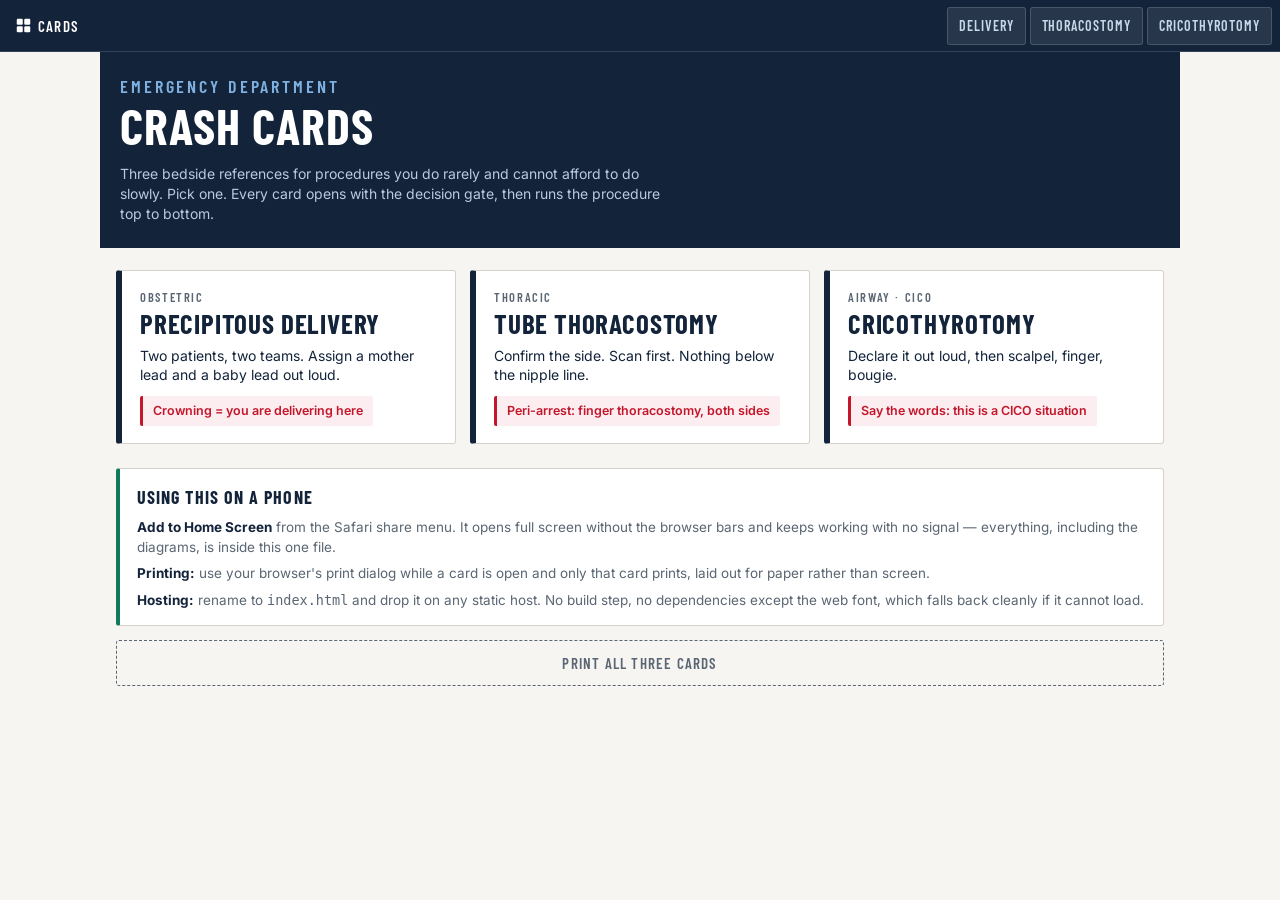
<file: index.html>
<!DOCTYPE html>
<html lang="en">
<head>
<meta charset="utf-8">
<meta name="viewport" content="width=device-width, initial-scale=1, viewport-fit=cover">
<title>ED Crash Cards</title>
<meta name="description" content="Bedside quick-reference cards for precipitous delivery, tube thoracostomy and emergency cricothyrotomy.">
<meta name="theme-color" content="#12233A">
<meta name="color-scheme" content="light">
<meta name="apple-mobile-web-app-capable" content="yes">
<meta name="mobile-web-app-capable" content="yes">
<meta name="apple-mobile-web-app-status-bar-style" content="black-translucent">
<meta name="apple-mobile-web-app-title" content="Crash Cards">
<meta name="format-detection" content="telephone=no">
<link rel="apple-touch-icon" href="data:image/svg+xml,%3Csvg xmlns='http://www.w3.org/2000/svg' viewBox='0 0 180 180'%3E%3Crect width='180' height='180' fill='%2312233A'/%3E%3Crect x='40' y='74' width='100' height='32' rx='4' fill='white'/%3E%3Crect x='74' y='40' width='32' height='100' rx='4' fill='white'/%3E%3C/svg%3E">
<link rel="preconnect" href="https://fonts.googleapis.com">
<link rel="preconnect" href="https://fonts.gstatic.com" crossorigin>
<link href="https://fonts.googleapis.com/css2?family=Barlow+Condensed:wght@500;600;700&family=Inter:wght@400;500;600;700&family=JetBrains+Mono:wght@500;700&display=swap" rel="stylesheet">
<style>
  :root{
    --ink:#12233A;
    --ink-2:#1D3556;
    --paper:#F7F5F2;
    --card:#FFFFFF;
    --rule:#D6D2CB;
    --slate:#5A6673;
    --crash:#C4162B;
    --crash-bg:#FCEEF0;
    --amber:#B96B00;
    --amber-bg:#FDF3E2;
    --vital:#0F7B5A;
    --vital-bg:#E9F5F0;

    --display:'Barlow Condensed','Arial Narrow','Helvetica Neue',sans-serif;
    --body:'Inter',system-ui,-apple-system,'Segoe UI',sans-serif;
    --mono:'JetBrains Mono',ui-monospace,'SF Mono',Menlo,Consolas,monospace;
  }

  *{box-sizing:border-box}
  html{-webkit-text-size-adjust:100%}
  body{
    margin:0;
    background:var(--paper);
    color:var(--ink);
    font-family:var(--body);
    font-size:15px;
    line-height:1.45;
  }
  .wrap{max-width:1080px;margin:0 auto;padding:0 16px 72px}

  /* ---------- masthead ---------- */
  .masthead{
    background:var(--ink);
    color:#fff;
    margin:0 -16px;
    padding:20px 20px 16px;
  }
  .masthead h1{
    font-family:var(--display);
    font-weight:700;
    font-size:clamp(30px,7vw,52px);
    letter-spacing:.02em;
    text-transform:uppercase;
    line-height:.95;
    margin:0;
  }
  .masthead h1 span{color:#7FB0E0;display:block;font-size:.44em;letter-spacing:.16em;font-weight:600;margin-bottom:6px}
  .callout-strip{
    display:flex;flex-wrap:wrap;gap:8px;margin-top:14px;
  }
  .callout-strip b{
    font-family:var(--display);text-transform:uppercase;letter-spacing:.07em;
    font-size:15px;font-weight:600;
    background:rgba(255,255,255,.1);border:1px solid rgba(255,255,255,.25);
    padding:5px 11px;border-radius:2px;color:#fff;
  }
  .two-patients{
    margin-top:14px;font-size:13.5px;color:#B9CBE0;max-width:62ch;
  }

  /* ---------- jump nav ---------- */
  nav.jump{
    position:sticky;top:var(--barTop);z-index:20;
    background:var(--ink-2);
    margin:0 -16px 0;
    padding:8px 12px;
    display:flex;gap:4px;overflow-x:auto;
    -webkit-overflow-scrolling:touch;
    scrollbar-width:none;
  }
  nav.jump::-webkit-scrollbar{display:none}
  nav.jump a{
    font-family:var(--display);text-transform:uppercase;letter-spacing:.08em;
    font-size:14px;font-weight:600;color:#C6D8EA;text-decoration:none;
    white-space:nowrap;padding:5px 10px;border-radius:2px;
  }
  nav.jump a:hover,nav.jump a:focus-visible{background:rgba(255,255,255,.14);color:#fff}

  /* ---------- gate ---------- */
  .gate{
    background:var(--crash);color:#fff;
    margin:0 -16px;padding:18px 20px;
  }
  .gate h2{
    font-family:var(--display);text-transform:uppercase;letter-spacing:.06em;
    font-size:24px;margin:0 0 10px;font-weight:700;
  }
  .gate-grid{display:grid;grid-template-columns:repeat(auto-fit,minmax(210px,1fr));gap:12px}
  .gate-grid div{border-left:3px solid rgba(255,255,255,.55);padding-left:11px;font-size:14px}
  .gate-grid strong{display:block;font-family:var(--display);font-size:18px;letter-spacing:.03em;text-transform:uppercase;font-weight:600}
  .gate-foot{margin-top:14px;font-size:13.5px;background:rgba(0,0,0,.22);padding:9px 12px;border-radius:2px}

  /* ---------- section headers ---------- */
  h2.sec{
    font-family:var(--display);text-transform:uppercase;letter-spacing:.06em;
    font-size:clamp(22px,4.5vw,30px);font-weight:700;
    margin:44px 0 4px;padding-bottom:7px;border-bottom:3px solid var(--ink);
  }
  .sec-sub{color:var(--slate);font-size:13.5px;margin:0 0 18px}

  /* ---------- the spine ---------- */
  .spine{border-left:3px solid var(--ink);margin-left:8px;padding-left:0}
  .stage{position:relative;padding:0 0 26px 22px}
  .stage::before{
    content:'';position:absolute;left:-9px;top:7px;
    width:15px;height:15px;background:var(--ink);border-radius:50%;
    border:3px solid var(--paper);
  }
  .stage-head{display:flex;flex-wrap:wrap;align-items:baseline;gap:10px;margin-bottom:9px}
  .stage-head h3{
    font-family:var(--display);text-transform:uppercase;letter-spacing:.05em;
    font-size:22px;font-weight:700;margin:0;
  }
  .clock{
    font-family:var(--mono);font-size:11.5px;font-weight:700;letter-spacing:.04em;
    background:var(--ink);color:#fff;padding:3px 8px;border-radius:2px;
    text-transform:uppercase;
  }
  ul.steps{margin:0;padding-left:19px}
  ul.steps li{margin-bottom:7px}
  ul.steps li::marker{color:var(--slate)}
  ul.steps ul{margin:6px 0 0;padding-left:18px}

  .kbd{
    font-family:var(--display);text-transform:uppercase;letter-spacing:.05em;
    font-weight:600;background:var(--ink);color:#fff;padding:1px 7px;border-radius:2px;font-size:14px;
    white-space:nowrap;
  }
  .term{font-weight:600}

  /* ---------- inline flags ---------- */
  .flag{
    display:block;margin:9px 0;padding:9px 12px;border-radius:2px;font-size:14px;
    border-left:4px solid;
  }
  .flag.stop{background:var(--crash-bg);border-color:var(--crash)}
  .flag.stop b{color:var(--crash)}
  .flag.watch{background:var(--amber-bg);border-color:var(--amber)}
  .flag.watch b{color:var(--amber)}
  .flag.good{background:var(--vital-bg);border-color:var(--vital)}
  .flag.good b{color:var(--vital)}
  .flag b{font-family:var(--display);text-transform:uppercase;letter-spacing:.06em;font-size:15px;margin-right:5px}

  /* ---------- complication cards ---------- */
  .bank{display:grid;grid-template-columns:repeat(auto-fit,minmax(300px,1fr));gap:14px}
  .comp{
    background:var(--card);border:1px solid var(--rule);border-top:5px solid var(--crash);
    border-radius:3px;padding:15px 16px;
  }
  .comp h3{
    font-family:var(--display);text-transform:uppercase;letter-spacing:.04em;
    font-size:21px;font-weight:700;margin:0 0 3px;
  }
  .tell{font-size:13px;color:var(--slate);margin:0 0 11px;font-style:italic}
  .comp ol{margin:0;padding-left:19px;font-size:14px}
  .comp ol li{margin-bottom:6px}
  .comp ul{margin:5px 0 0;padding-left:17px;font-size:13.5px}

  /* ---------- never bar ---------- */
  .never{background:var(--ink);color:#fff;border-radius:3px;padding:18px 20px;margin-top:8px}
  .never h3{font-family:var(--display);text-transform:uppercase;letter-spacing:.08em;font-size:22px;margin:0 0 12px;color:#FF9AA6}
  .never ul{margin:0;padding-left:0;list-style:none;display:grid;grid-template-columns:repeat(auto-fit,minmax(280px,1fr));gap:10px}
  .never li{padding-left:24px;position:relative;font-size:14px;color:#E4EAF1}
  .never li::before{content:'✕';position:absolute;left:0;top:0;color:var(--crash);font-weight:700;background:#fff;width:16px;height:16px;line-height:16px;text-align:center;border-radius:50%;font-size:11px}
  .never li b{color:#fff}

  /* ---------- tables ---------- */
  .tablewrap{overflow-x:auto;border:1px solid var(--rule);border-radius:3px;background:var(--card);margin-bottom:22px}
  table{border-collapse:collapse;width:100%;min-width:460px;font-size:14px}
  caption{
    text-align:left;font-family:var(--display);text-transform:uppercase;letter-spacing:.06em;
    font-size:18px;font-weight:700;padding:11px 14px;background:var(--ink);color:#fff;
  }
  th{
    text-align:left;font-family:var(--display);text-transform:uppercase;letter-spacing:.05em;
    font-size:14px;font-weight:600;color:var(--slate);
    padding:8px 14px;border-bottom:2px solid var(--rule);background:#FBFAF8;
  }
  td{padding:9px 14px;border-bottom:1px solid var(--rule);vertical-align:top}
  tr:last-child td{border-bottom:none}
  td.dose{font-family:var(--mono);font-size:13px;font-variant-numeric:tabular-nums;white-space:nowrap}
  td.drug{font-weight:600;white-space:nowrap}
  .contra{color:var(--crash);font-weight:600;font-size:12.5px;display:block;margin-top:3px}
  td.num{font-family:var(--mono);font-variant-numeric:tabular-nums;text-align:center;font-size:13px}
  th.num{text-align:center}

  /* ---------- exit checklist ---------- */
  .exit{display:grid;grid-template-columns:repeat(auto-fit,minmax(260px,1fr));gap:14px}
  .exit section{background:var(--card);border:1px solid var(--rule);border-radius:3px;padding:15px 16px}
  .exit h3{font-family:var(--display);text-transform:uppercase;letter-spacing:.05em;font-size:19px;margin:0 0 10px}
  .exit ul{margin:0;padding-left:0;list-style:none}
  .exit li{padding-left:24px;position:relative;margin-bottom:7px;font-size:14px}
  .exit li::before{
    content:'';position:absolute;left:0;top:3px;width:13px;height:13px;
    border:2px solid var(--slate);border-radius:2px;
  }

  footer{margin-top:44px;padding-top:16px;border-top:1px solid var(--rule);color:var(--slate);font-size:12.5px}

  /* ---------- diagrams ---------- */
  .dx-defs{position:absolute;width:0;height:0;overflow:hidden}
  figure.dx{
    margin:14px 0 6px;background:var(--card);border:1px solid var(--rule);
    border-radius:3px;padding:14px 14px 10px;break-inside:avoid;
  }
  figure.dx svg{display:block;width:100%;max-width:620px;height:auto;margin:0 auto}
  figure.dx figcaption{font-size:12.5px;color:var(--slate);line-height:1.42;margin-top:10px;text-align:center}
  figure.dx figcaption b{
    font-family:var(--display);text-transform:uppercase;letter-spacing:.06em;
    font-size:14px;color:var(--ink);margin-right:6px;
  }
  .comp figure.dx{padding:11px 11px 8px;margin:12px 0 4px}
  .comp figure.dx svg{max-width:380px}
  .comp figure.dx figcaption{font-size:11.5px}

  .dx-svg text{font-family:var(--body);font-size:13px;fill:var(--ink)}
  .dx-svg .sm{font-size:11.5px;fill:var(--slate)}
  .dx-svg .lbl{font-family:var(--display);text-transform:uppercase;letter-spacing:.06em;font-weight:600;font-size:12.5px;fill:var(--slate)}
  .dx-svg .hot{fill:var(--crash)}
  .dx-svg .ok{fill:var(--vital)}
  .dx-svg .bignum{font-family:var(--display);font-weight:700;font-size:17px;fill:#fff}
  .comp .dx-svg text{font-size:11px}
  .comp .dx-svg .sm{font-size:10px}

  .dx-legend{
    display:flex;flex-wrap:wrap;gap:8px 18px;align-items:center;
    background:var(--card);border:1px solid var(--rule);border-left:4px solid var(--slate);
    border-radius:3px;padding:10px 14px;margin:0 0 20px;font-size:12.5px;color:var(--slate);
  }
  .dx-legend span{display:inline-flex;align-items:center;gap:8px}
  .dx-legend i{display:inline-block;width:22px;height:0;border-top:3px solid currentColor;position:relative;font-style:normal}
  .dx-legend i::after{content:'';position:absolute;right:-2px;top:-4.5px;border-left:8px solid currentColor;border-top:4px solid transparent;border-bottom:4px solid transparent}
  .dx-legend .k-red{color:var(--crash)}
  .dx-legend .k-green{color:var(--vital)}
  .dx-legend .k-x{width:auto;border:none;color:var(--crash);font-weight:700;font-size:14px}
  .dx-legend .k-x::after{display:none}
  .dx-legend em{font-style:normal;flex-basis:100%;font-size:12px}

  @media (prefers-reduced-motion:no-preference){
    html{scroll-behavior:smooth}
  }
  a:focus-visible,nav.jump a:focus-visible{outline:3px solid var(--vital);outline-offset:2px}

  @media print{
    nav.jump{display:none}
    body{background:#fff;font-size:10.5px}
    .wrap{max-width:none;padding:0}
    .masthead,.gate{margin:0;padding:12px 14px}
    .masthead h1{font-size:30px}
    h2.sec{margin:18px 0 3px;font-size:19px;break-after:avoid}
    .comp,.exit section,.tablewrap,.stage,.never{break-inside:avoid}
    .bank,.exit{grid-template-columns:1fr 1fr}
    .two-patients,footer{font-size:9px}
  }

  /* ================= app shell ================= */
  :root{
    --bar:52px;
    --barTop:calc(52px + env(safe-area-inset-top));
  }
  .appbar{
    position:sticky;top:0;z-index:40;height:var(--barTop);box-sizing:border-box;
    background:var(--ink);border-bottom:1px solid rgba(255,255,255,.14);
    display:flex;align-items:center;gap:6px;
    padding:env(safe-area-inset-top) calc(8px + env(safe-area-inset-right)) 0 calc(8px + env(safe-area-inset-left));
  }
  .appbar .home{
    flex:0 0 auto;display:flex;align-items:center;gap:7px;
    background:none;border:0;color:#fff;cursor:pointer;
    font-family:var(--display);text-transform:uppercase;letter-spacing:.08em;
    font-size:15px;font-weight:600;padding:9px 8px;border-radius:3px;min-height:44px;
  }
  .appbar .home:hover{background:rgba(255,255,255,.12)}
  .appbar .home svg{width:15px;height:15px;flex:0 0 auto}
  .pills{display:flex;gap:4px;overflow-x:auto;scrollbar-width:none;margin-left:auto}
  .pills::-webkit-scrollbar{display:none}
  .pills button{
    flex:0 0 auto;background:rgba(255,255,255,.09);border:1px solid rgba(255,255,255,.16);
    color:#C6D8EA;cursor:pointer;border-radius:3px;padding:8px 11px;min-height:38px;
    font-family:var(--display);text-transform:uppercase;letter-spacing:.07em;
    font-size:14px;font-weight:600;white-space:nowrap;
  }
  .pills button[aria-current="true"]{background:#fff;color:var(--ink);border-color:#fff}

  .view{display:none}
  .view.on{display:block}

  /* ================= home ================= */
  .home-wrap{max-width:1080px;margin:0 auto;padding:0 16px 56px}
  .home-hero{background:var(--ink);color:#fff;margin:0 -16px 22px;padding:26px 20px 24px}
  .home-hero h1{
    font-family:var(--display);font-weight:700;text-transform:uppercase;
    font-size:clamp(30px,8vw,50px);letter-spacing:.02em;line-height:.95;margin:0;
  }
  .home-hero h1 span{display:block;color:#7FB0E0;font-size:.36em;letter-spacing:.16em;font-weight:600;margin-bottom:7px}
  .home-hero p{margin:14px 0 0;color:#B9CBE0;font-size:14px;max-width:60ch}

  .deck{display:grid;grid-template-columns:repeat(auto-fit,minmax(290px,1fr));gap:14px}
  .deck button{
    display:block;width:100%;text-align:left;cursor:pointer;font:inherit;
    background:var(--card);border:1px solid var(--rule);border-left:6px solid var(--ink);
    border-radius:3px;padding:17px 18px;color:var(--ink);
  }
  .deck button:hover{border-color:var(--ink);border-left-color:var(--ink);box-shadow:0 2px 10px rgba(18,35,58,.09)}
  .deck .k{
    font-family:var(--display);text-transform:uppercase;letter-spacing:.13em;
    font-size:12.5px;font-weight:600;color:var(--slate);display:block;margin-bottom:3px;
  }
  .deck .n{
    font-family:var(--display);text-transform:uppercase;letter-spacing:.03em;
    font-size:27px;font-weight:700;line-height:1;display:block;margin-bottom:9px;
  }
  .deck .f{font-size:14px;color:var(--ink);margin:0 0 11px;line-height:1.4}
  .deck .c{
    display:inline-block;background:var(--crash-bg);color:var(--crash);
    border-left:3px solid var(--crash);padding:6px 10px;border-radius:2px;
    font-size:12.5px;font-weight:600;
  }

  .home-note{
    margin-top:24px;background:var(--card);border:1px solid var(--rule);
    border-left:4px solid var(--vital);border-radius:3px;padding:15px 17px;
  }
  .home-note h2{
    font-family:var(--display);text-transform:uppercase;letter-spacing:.06em;
    font-size:18px;margin:0 0 8px;font-weight:700;
  }
  .home-note p{margin:0 0 7px;font-size:13.5px;color:var(--slate)}
  .home-note p:last-child{margin-bottom:0}
  .home-note b{color:var(--ink)}

  .print-all{
    margin-top:14px;width:100%;cursor:pointer;
    background:none;border:1px dashed var(--slate);border-radius:3px;
    color:var(--slate);padding:13px;min-height:46px;
    font-family:var(--display);text-transform:uppercase;letter-spacing:.08em;
    font-size:15px;font-weight:600;
  }
  .print-all:hover{border-style:solid;border-color:var(--ink);color:var(--ink)}

  .totop{
    position:fixed;right:14px;z-index:35;
    bottom:calc(14px + env(safe-area-inset-bottom));
    width:46px;height:46px;border-radius:50%;border:1px solid rgba(255,255,255,.2);
    background:var(--ink);color:#fff;cursor:pointer;font-size:17px;line-height:1;
    box-shadow:0 3px 12px rgba(18,35,58,.3);display:none;
  }
  .totop.on{display:block}

  @media print{
    .appbar,.totop,.home-note,.print-all{display:none !important}
    .view{display:none !important}
    .view.on{display:block !important}
    body.printall .view{display:block !important}
    body.printall #v-home{display:none !important}
    body.printall .view + .view{break-before:page}
  }
</style>
<noscript><style>.view{display:block !important}.appbar .pills{display:none}</style></noscript>
</head>
<body>

<svg class="dx-defs" aria-hidden="true" focusable="false"><defs>
  <marker id="aRed" viewBox="0 0 10 10" refX="8" refY="5" markerWidth="5.5" markerHeight="5.5" orient="auto-start-reverse"><path d="M0 0 L10 5 L0 10 Z" fill="#C4162B"/></marker>
  <marker id="aGreen" viewBox="0 0 10 10" refX="8" refY="5" markerWidth="5.5" markerHeight="5.5" orient="auto-start-reverse"><path d="M0 0 L10 5 L0 10 Z" fill="#0F7B5A"/></marker>
  <marker id="aInk" viewBox="0 0 10 10" refX="8" refY="5" markerWidth="5.5" markerHeight="5.5" orient="auto-start-reverse"><path d="M0 0 L10 5 L0 10 Z" fill="#12233A"/></marker>
</defs></svg>

<header class="appbar">
  <button type="button" class="home" data-go="home" aria-label="All cards">
    <svg viewBox="0 0 20 20" aria-hidden="true" fill="currentColor"><rect x="1" y="1" width="8" height="8" rx="1.5"/><rect x="11" y="1" width="8" height="8" rx="1.5"/><rect x="1" y="11" width="8" height="8" rx="1.5"/><rect x="11" y="11" width="8" height="8" rx="1.5"/></svg>
    Cards
  </button>
  <div class="pills">
      <button type="button" data-go="delivery">Delivery</button>
      <button type="button" data-go="chest">Thoracostomy</button>
      <button type="button" data-go="cric">Cricothyrotomy</button>
  </div>
</header>

<section class="view" id="v-home">
  <div class="home-wrap">
    <div class="home-hero">
      <h1><span>Emergency Department</span>Crash Cards</h1>
      <p>Three bedside references for procedures you do rarely and cannot afford to do slowly. Pick one. Every card opens with the decision gate, then runs the procedure top to bottom.</p>
    </div>
    <div class="deck">
      <button type="button" data-go="delivery">
        <span class="k">Obstetric</span>
        <span class="n">Precipitous Delivery</span>
        <p class="f">Two patients, two teams. Assign a mother lead and a baby lead out loud.</p>
        <span class="c">Crowning = you are delivering here</span>
      </button>
      <button type="button" data-go="chest">
        <span class="k">Thoracic</span>
        <span class="n">Tube Thoracostomy</span>
        <p class="f">Confirm the side. Scan first. Nothing below the nipple line.</p>
        <span class="c">Peri-arrest: finger thoracostomy, both sides</span>
      </button>
      <button type="button" data-go="cric">
        <span class="k">Airway · CICO</span>
        <span class="n">Cricothyrotomy</span>
        <p class="f">Declare it out loud, then scalpel, finger, bougie.</p>
        <span class="c">Say the words: this is a CICO situation</span>
      </button>
    </div>
    <div class="home-note">
      <h2>Using this on a phone</h2>
      <p><b>Add to Home Screen</b> from the Safari share menu. It opens full screen without the browser bars and keeps working with no signal — everything, including the diagrams, is inside this one file.</p>
      <p><b>Printing:</b> use your browser's print dialog while a card is open and only that card prints, laid out for paper rather than screen.</p>
      <p><b>Hosting:</b> rename to <code>index.html</code> and drop it on any static host. No build step, no dependencies except the web font, which falls back cleanly if it cannot load.</p>
    </div>
    <button type="button" class="print-all" id="printAll">Print all three cards</button>
  </div>
</section>
<section class="view" id="v-delivery">
<div class="wrap">

  <header class="masthead">
    <h1><span>Emergency Department</span>Precipitous Delivery</h1>
    <div class="callout-strip">
      <b>Call OB</b><b>Call Peds / NICU</b><b>2nd warmer</b><b>Extra RN ×2</b>
    </div>
    <p class="two-patients">You now have two patients and you need two teams. Assign a mother lead and a baby lead out loud before the head is out — after that, nobody is free to reorganize.</p>
  </header>

  <nav class="jump" aria-label="Section shortcuts">
    <a href="#delivery-imminent">Imminent?</a>
    <a href="#delivery-run">The delivery</a>
    <a href="#delivery-wrong">When it goes wrong</a>
    <a href="#delivery-doses">Doses</a>
    <a href="#delivery-scores">Apgar &amp; SpO₂</a>
    <a href="#delivery-exit">Before they leave</a>
  </nav>

  <!-- ================= GATE ================= -->
  <section class="gate" id="delivery-imminent">
    <h2>Is delivery imminent? — 3 checks</h2>
    <div class="gate-grid">
      <div><strong>Look</strong>Crowning or bulging perineum. If you can see head, you are delivering here.</div>
      <div><strong>Listen</strong>"I need to push" / "I have to have a bowel movement" = fetal head on rectum.</div>
      <div><strong>Feel</strong>Contractions q2–3 min, &gt;60 sec, involuntary bearing down.</div>
    </div>
    <div class="gate-foot">
      <strong>No digital exam</strong> until you have excluded previa in anyone with third-trimester bleeding. Bedside ultrasound first: fetal presentation, heart rate, placental location, number of fetuses.
    </div>
  </section>

  <!-- ================= THE RUN ================= -->
  <h2 class="sec" id="delivery-run">The delivery</h2>
  <p class="sec-sub">Read this top to bottom. Times are from delivery of the baby.</p>

  <div class="dx-legend">
    <span><i class="k-red"></i>force you apply</span>
    <span><i class="k-green"></i>correct hand position</span>
    <span><i class="k-x">✕</i>never</span>
    <em>Diagrams are schematic. They show direction of force and where your hands go, not anatomy.</em>
  </div>

  <div class="spine">

    <div class="stage">
      <div class="stage-head"><h3>Set up</h3><span class="clock">2 min, in parallel</span></div>
      <ul class="steps">
        <li><b>Mother:</b> two large-bore IVs, monitor, type &amp; screen or crossmatch, CBC, oxytocin drawn up and at the bedside <em>before</em> you need it.</li>
        <li><b>Position:</b> lithotomy with the bed broken down, or left lateral if she cannot tolerate supine. Sterile drape, gown, face shield — this is a messy procedure.</li>
        <li><b>Tray:</b> two clamps, scissors, bulb suction, cord clamp, warm dry towels ×4, sterile gloves.</li>
        <li><b>Baby:</b> radiant warmer preheated, hat, neonatal bag-mask with correct-size mask, suction, pulse oximeter, towels. Food-grade plastic wrap or bag if &lt;32 weeks — do not dry preterm skin, wrap it wet.</li>
        <li><b>Dating:</b> fundal height in cm above the symphysis ≈ gestational age in weeks from 20–36. At the umbilicus ≈ 20 weeks.</li>
      </ul>
      <span class="flag watch"><b>Ask fast</b>Prenatal care? Multiples? Prior cesarean? Known previa? Group B strep? Drug use? These change your plan and you will not get another chance to ask.</span>
    </div>

    <div class="stage">
      <div class="stage-head"><h3>The head</h3><span class="clock">Slow is the whole job</span></div>
      <ul class="steps">
        <li>Let her push with contractions. Your hands are there to <em>slow</em> the head, not pull it.</li>
        <li>Flat hand on the occiput applying gentle counter-pressure. An explosive head is what tears the perineum and shears intracranial vessels.</li>
        <li>Support the perineum with a towel-covered hand; encourage panting between contractions to ease the head out between pushes.</li>
        <li>Suction the mouth then nose <em>only</em> if there is visible obstruction. Routine bulb suction is no longer recommended and can cause reflex bradycardia.</li>
        <li><b>Sweep for a nuchal cord</b> as soon as the head is out — run a finger around the neck.
          <ul>
            <li>Loose → slip it over the head.</li>
            <li>Tight → <span class="term">somersault maneuver</span>: hold the head flexed against the thigh and let the body somersault out while the cord stays intact.</li>
            <li>Only if truly unreducible → double clamp and cut. The clock on oxygen delivery starts the second you cut, so the body must come now.</li>
          </ul>
        </li>
      </ul>
      <figure class="dx">
      <svg class="dx-svg" viewBox="0 0 460 195" role="img" aria-label="Three frames showing the somersault maneuver for a tight nuchal cord: head delivered with cord around the neck, head held flexed against the thigh, then the body somersaults out with the cord left intact">
        <path d="M36 100 Q78 122 120 112" fill="none" stroke="#12233A" stroke-width="2.5" stroke-linecap="round"/>
        <circle cx="78" cy="74" r="25" fill="#FFFFFF" stroke="#12233A" stroke-width="2.5"/>
        <path d="M54 88 C64 104 92 104 102 88" fill="none" stroke="#C4162B" stroke-width="4" stroke-linecap="round"/>
        <text class="sm hot" x="78" y="140" text-anchor="middle">1 · tight nuchal cord</text>
        <text class="sm" x="78" y="157" text-anchor="middle">do not cut it</text>

        <path d="M188 100 Q230 122 272 112" fill="none" stroke="#12233A" stroke-width="2.5" stroke-linecap="round"/>
        <rect x="256" y="46" width="16" height="64" rx="8" fill="#EDEAE5" stroke="#12233A" stroke-width="2"/>
        <circle cx="228" cy="74" r="25" fill="#FFFFFF" stroke="#12233A" stroke-width="2.5"/>
        <path d="M204 88 C214 104 242 104 252 88" fill="none" stroke="#C4162B" stroke-width="4" stroke-linecap="round"/>
        <path d="M206 40 A36 36 0 0 1 250 44" fill="none" stroke="#0F7B5A" stroke-width="3.5" marker-end="url(#aGreen)"/>
        <text class="sm ok" x="230" y="140" text-anchor="middle">2 · hold head flexed</text>
        <text class="sm" x="230" y="157" text-anchor="middle">against the thigh</text>

        <path d="M340 100 Q382 122 424 112" fill="none" stroke="#12233A" stroke-width="2.5" stroke-linecap="round"/>
        <circle cx="372" cy="88" r="22" fill="#FFFFFF" stroke="#12233A" stroke-width="2.5"/>
        <ellipse cx="406" cy="48" rx="24" ry="15" transform="rotate(-32 406 48)" fill="#EDEAE5" stroke="#12233A" stroke-width="2"/>
        <path d="M350 68 A46 46 0 0 1 398 30" fill="none" stroke="#0F7B5A" stroke-width="3.5" marker-end="url(#aGreen)"/>
        <path d="M352 98 C362 112 388 112 396 98" fill="none" stroke="#C4162B" stroke-width="3.5" stroke-linecap="round"/>
        <text class="sm ok" x="382" y="140" text-anchor="middle">3 · somersault the body</text>
        <text class="sm" x="382" y="157" text-anchor="middle">cord stays intact</text>
      </svg>
      <figcaption><b>Somersault</b>The head stays flexed against the perineum and thigh while the body rolls out over it. Cutting a tight nuchal cord ends the baby's oxygen supply, so it is the last option, not the first.</figcaption>
      </figure>
    </div>

    <div class="stage">
      <div class="stage-head"><h3>The shoulders</h3><span class="clock">Down, then up</span></div>
      <ul class="steps">
        <li>Wait for <span class="term">restitution</span> — the head turns on its own to face a thigh. Do not force it.</li>
        <li><b>Anterior shoulder:</b> hands on the parietal bones, gentle traction <em>toward the floor</em>.</li>
        <li><b>Posterior shoulder:</b> then lift gently <em>toward the ceiling</em>.</li>
        <li>The body follows fast and is extremely slippery. Support the head and neck with one hand, hook the other under the axilla or grip the ankles. Keep the baby at or slightly below the level of the perineum.</li>
        <li>Say the time of delivery out loud so someone documents it.</li>
      </ul>
      <figure class="dx">
      <svg class="dx-svg" viewBox="0 0 460 215" role="img" aria-label="Side view of the delivered head with two force arrows: first downward toward the floor to free the anterior shoulder, then upward to deliver the posterior shoulder">
        <path d="M40 66 H100 V158 H40 Z" fill="#EDEAE5"/>
        <rect x="96" y="46" width="84" height="18" rx="9" fill="#12233A"/>
        <text class="lbl" x="96" y="38">symphysis</text>
        <path d="M96 160 Q142 186 194 174" fill="none" stroke="#12233A" stroke-width="3" stroke-linecap="round"/>
        <circle cx="142" cy="112" r="38" fill="#FFFFFF" stroke="#12233A" stroke-width="3"/>
        <path d="M114 85 A38 38 0 0 0 114 139" fill="none" stroke="#0F7B5A" stroke-width="5" stroke-linecap="round"/>
        <text class="sm ok" x="8" y="206">green = your hands on the parietal bones</text>
        <line x1="186" y1="130" x2="236" y2="178" stroke="#C4162B" stroke-width="3.5" marker-end="url(#aRed)"/>
        <line x1="186" y1="94" x2="236" y2="46" stroke="#C4162B" stroke-width="3.5" marker-end="url(#aRed)"/>
        <circle cx="254" cy="184" r="13" fill="#C4162B"/><text class="bignum" x="254" y="190" text-anchor="middle">1</text>
        <circle cx="254" cy="40" r="13" fill="#C4162B"/><text class="bignum" x="254" y="46" text-anchor="middle">2</text>
        <text x="276" y="180">anterior shoulder</text>
        <text class="sm" x="276" y="197">traction toward the floor</text>
        <text x="276" y="36">posterior shoulder</text>
        <text class="sm" x="276" y="53">then lift upward</text>
      </svg>
      <figcaption><b>Shoulders</b>Down first, then up — one smooth arc, never a yank. Traction on the head is what injures the brachial plexus, so let the pushing do the work.</figcaption>
      </figure>
      <span class="flag stop"><b>Turtle sign</b>The head delivers, then retracts against the perineum and the shoulders do not follow. That is shoulder dystocia — jump to the card below and start the clock.</span>
    </div>

    <div class="stage">
      <div class="stage-head"><h3>The baby</h3><span class="clock">+0 to 60 sec</span></div>
      <ul class="steps">
        <li>Warm, dry, stimulate, position the airway. Vigorous term baby → straight to the mother's chest, skin to skin, blanket and hat over both.</li>
        <li><b>Three questions:</b> Term? Good tone? Breathing or crying? All yes → routine care with the mother. Any no → warmer.</li>
        <li>Apneic, gasping, or HR &lt;100 → <b>PPV within the first 60 seconds</b>, rate 40–60/min. Start at 21% O₂ if ≥35 weeks, 21–30% if less.</li>
        <li>Not improving on PPV → run <span class="kbd">MR SOPA</span>: Mask reseat, Reposition head, Suction, Open mouth, Pressure up, Airway alternative.</li>
        <li>HR &lt;60 after 30 sec of <em>effective</em> ventilation → compressions 3:1 with breaths (90 compressions + 30 breaths per minute), go to 100% O₂, get umbilical venous access.</li>
        <li>Check a glucose. Apgar at 1 and 5 minutes, and every 5 minutes to 20 if the 5-minute score is &lt;7.</li>
      </ul>
      <figure class="dx">
      <svg class="dx-svg" viewBox="0 0 460 396" role="img" aria-label="Neonatal resuscitation decision flow from the initial three questions through positive pressure ventilation, chest compressions and epinephrine">
        <rect x="18" y="8" width="282" height="46" rx="3" fill="#FFFFFF" stroke="#D6D2CB" stroke-width="1.5"/>
        <text x="159" y="29" text-anchor="middle">Term? Good tone?</text>
        <text x="159" y="46" text-anchor="middle">Breathing or crying?</text>
        <line x1="300" y1="31" x2="310" y2="31" stroke="#0F7B5A" stroke-width="2" marker-end="url(#aGreen)"/>
        <rect x="318" y="9" width="134" height="44" rx="3" fill="#E9F5F0" stroke="#0F7B5A" stroke-width="1.5"/>
        <text class="sm ok" x="385" y="28" text-anchor="middle">yes → skin to skin,</text>
        <text class="sm ok" x="385" y="44" text-anchor="middle">routine care</text>

        <line x1="159" y1="54" x2="159" y2="70" stroke="#12233A" stroke-width="2" marker-end="url(#aInk)"/>
        <text class="sm" x="167" y="68">no</text>
        <rect x="18" y="74" width="282" height="42" rx="3" fill="#FFFFFF" stroke="#D6D2CB" stroke-width="1.5"/>
        <text x="159" y="94" text-anchor="middle">Warmer · dry · stimulate ·</text>
        <text x="159" y="110" text-anchor="middle">position the airway</text>

        <line x1="159" y1="116" x2="159" y2="132" stroke="#12233A" stroke-width="2" marker-end="url(#aInk)"/>
        <rect x="18" y="136" width="282" height="44" rx="3" fill="#FFFFFF" stroke="#D6D2CB" stroke-width="1.5"/>
        <text x="159" y="157" text-anchor="middle">Apneic or gasping,</text>
        <text x="159" y="174" text-anchor="middle">or HR &lt; 100?</text>

        <line x1="159" y1="180" x2="159" y2="196" stroke="#C4162B" stroke-width="2" marker-end="url(#aRed)"/>
        <text class="sm hot" x="167" y="194">yes</text>
        <rect x="18" y="200" width="282" height="48" rx="3" fill="#FCEEF0" stroke="#C4162B" stroke-width="1.5"/>
        <text x="159" y="222" text-anchor="middle">PPV 40–60/min within 60 sec</text>
        <text class="sm" x="159" y="240" text-anchor="middle">21% O₂ · 21–30% if &lt; 35 wk</text>
        <line x1="300" y1="222" x2="310" y2="222" stroke="#B96B00" stroke-width="2" marker-end="url(#aInk)"/>
        <rect x="318" y="200" width="134" height="48" rx="3" fill="#FDF3E2" stroke="#B96B00" stroke-width="1.5"/>
        <text class="sm" x="385" y="220" text-anchor="middle">not improving →</text>
        <text class="sm" x="385" y="238" text-anchor="middle">run MR SOPA</text>

        <line x1="159" y1="248" x2="159" y2="264" stroke="#12233A" stroke-width="2" marker-end="url(#aInk)"/>
        <rect x="18" y="268" width="282" height="44" rx="3" fill="#FFFFFF" stroke="#D6D2CB" stroke-width="1.5"/>
        <text x="159" y="289" text-anchor="middle">HR &lt; 60 after 30 sec</text>
        <text x="159" y="306" text-anchor="middle">of effective PPV?</text>

        <line x1="159" y1="312" x2="159" y2="328" stroke="#C4162B" stroke-width="2" marker-end="url(#aRed)"/>
        <text class="sm hot" x="167" y="326">yes</text>
        <rect x="18" y="332" width="282" height="50" rx="3" fill="#FCEEF0" stroke="#C4162B" stroke-width="1.5"/>
        <text x="159" y="354" text-anchor="middle">Compressions 3:1 · 90 + 30/min</text>
        <text class="sm" x="159" y="372" text-anchor="middle">100% O₂ · umbilical venous access</text>
        <line x1="300" y1="354" x2="310" y2="354" stroke="#C4162B" stroke-width="2" marker-end="url(#aRed)"/>
        <rect x="318" y="332" width="134" height="50" rx="3" fill="#FFFFFF" stroke="#C4162B" stroke-width="1.5"/>
        <text class="sm hot" x="385" y="350" text-anchor="middle">still &lt; 60 →</text>
        <text class="sm hot" x="385" y="366" text-anchor="middle">epinephrine</text>
        <text class="sm hot" x="385" y="380" text-anchor="middle">0.01–0.03 mg/kg</text>
      </svg>
      <figcaption><b>The golden minute</b>Ventilation is the intervention that works in the newborn — almost every bradycardic baby is bradycardic because of hypoxia. Fix the ventilation before you escalate.</figcaption>
      </figure>
    </div>

    <div class="stage">
      <div class="stage-head"><h3>The cord</h3><span class="clock">+30 to 60 sec</span></div>
      <ul class="steps">
        <li><b>Delay clamping 30–60 seconds</b> in any vigorous baby, term or preterm. Keep the baby warm and at the level of the perineum while you wait.</li>
        <li>Clamp at roughly 2 cm and 4 cm from the abdominal wall, cut between with sterile scissors.</li>
        <li>Collect cord blood for type and Coombs if the mother is Rh-negative or blood type is unknown.</li>
      </ul>
      <figure class="dx">
      <svg class="dx-svg" viewBox="0 0 460 150" role="img" aria-label="Two clamps on the umbilical cord at about two and four centimetres from the abdominal wall with the cut made between them">
        <path d="M62 20 C24 48 24 92 62 120 Z" fill="#EDEAE5" stroke="#12233A" stroke-width="2.5"/>
        <text class="lbl" x="14" y="140">baby</text>
        <path d="M62 70 C110 54 140 86 190 70 C240 54 268 86 316 70" fill="none" stroke="#8C97A3" stroke-width="8" stroke-linecap="round"/>
        <rect x="126" y="44" width="11" height="50" rx="4" fill="#12233A"/>
        <rect x="216" y="44" width="11" height="50" rx="4" fill="#12233A"/>
        <line x1="171" y1="38" x2="171" y2="102" stroke="#C4162B" stroke-width="2.5" stroke-dasharray="5 4"/>
        <text class="sm hot" x="171" y="28" text-anchor="middle">cut here</text>
        <line x1="62" y1="108" x2="131" y2="108" stroke="#5A6673" stroke-width="1"/>
        <line x1="62" y1="103" x2="62" y2="113" stroke="#5A6673" stroke-width="1"/>
        <line x1="131" y1="103" x2="131" y2="113" stroke="#5A6673" stroke-width="1"/>
        <text class="sm" x="139" y="112">≈ 2 cm</text>
        <line x1="62" y1="130" x2="221" y2="130" stroke="#5A6673" stroke-width="1"/>
        <line x1="221" y1="125" x2="221" y2="135" stroke="#5A6673" stroke-width="1"/>
        <text class="sm" x="229" y="134">≈ 4 cm</text>
        <text class="sm ok" x="300" y="44">delay clamping 30–60 sec</text>
        <text class="sm ok" x="300" y="60">in any vigorous baby</text>
      </svg>
      <figcaption><b>Cord</b>Leave enough length on the baby's side for umbilical venous access if the resuscitation escalates.</figcaption>
      </figure>
      <span class="flag stop"><b>Clamp now instead</b>Baby needs immediate resuscitation, or there is abruption, previa, cord avulsion, or monochorionic twins.</span>
    </div>

    <div class="stage">
      <div class="stage-head"><h3>The placenta</h3><span class="clock">5 to 30 min</span></div>
      <ul class="steps">
        <li>Give <b>oxytocin</b> once the baby is out — 10 units IM, or 20–40 units in 1 L crystalloid run fast.</li>
        <li><b>Three signs of separation:</b> a gush of blood, the cord lengthening, the uterus rising and becoming firm and globular.</li>
        <li>Only then, gentle controlled cord traction with your other hand pushing the uterus <em>up and back</em> above the symphysis (Brandt-Andrews). Counter-pressure is what prevents inversion.</li>
        <li>Massage the fundus until firm. Inspect the placenta and membranes for completeness — a missing cotyledon means retained tissue and ongoing bleeding.</li>
        <li>Inspect the perineum, vagina and cervix in good light. First and second degree tears you can repair; third or fourth degree involves the anal sphincter or rectal mucosa and goes to OB.</li>
      </ul>
      <figure class="dx">
      <svg class="dx-svg" viewBox="0 0 460 215" role="img" aria-label="One hand applies counter-pressure above the symphysis pushing the uterus up and back while the other applies gentle traction on the cord">
        <ellipse cx="150" cy="98" rx="60" ry="52" fill="#EDEAE5" stroke="#12233A" stroke-width="2.5"/>
        <text class="lbl" x="122" y="102">uterus</text>
        <rect x="186" y="152" width="52" height="16" rx="8" fill="#12233A"/>
        <text class="lbl" x="176" y="186">symphysis</text>
        <rect x="214" y="128" width="58" height="25" rx="12" fill="#FFFFFF" stroke="#12233A" stroke-width="2.5"/>
        <line x1="222" y1="130" x2="188" y2="102" stroke="#0F7B5A" stroke-width="4" marker-end="url(#aGreen)"/>
        <path d="M196 140 C250 168 320 186 396 196" fill="none" stroke="#8C97A3" stroke-width="6" stroke-linecap="round"/>
        <line x1="366" y1="190" x2="412" y2="198" stroke="#12233A" stroke-width="3" marker-end="url(#aInk)"/>
        <text class="ok" x="256" y="104">hold the uterus</text>
        <text class="ok" x="256" y="122">up and back</text>
        <text class="sm" x="300" y="150">gentle cord traction —</text>
        <text class="sm" x="300" y="166">only after separation</text>
        <text class="sm hot" x="8" y="26">never pull before the cord lengthens and the uterus rises</text>
      </svg>
      <figcaption><b>Brandt-Andrews</b>The counter-pressure is the whole point — it is what keeps the uterus from following the placenta out.</figcaption>
      </figure>

      <figure class="dx">
      <svg class="dx-svg" viewBox="0 0 460 200" role="img" aria-label="Cross-section of perineal tissue layers showing how first through fourth degree lacerations extend progressively deeper">
        <rect x="18" y="26" width="272" height="26" fill="#F1EEE9" stroke="#D6D2CB"/>
        <rect x="18" y="56" width="272" height="26" fill="#E6E2DB" stroke="#D6D2CB"/>
        <rect x="18" y="86" width="272" height="26" fill="#F1EEE9" stroke="#D6D2CB"/>
        <rect x="18" y="116" width="272" height="26" fill="#E6E2DB" stroke="#D6D2CB"/>
        <text class="sm" x="298" y="45">skin &amp; vaginal mucosa</text>
        <text class="sm" x="298" y="75">perineal body muscle</text>
        <text class="sm" x="298" y="105">anal sphincter</text>
        <text class="sm" x="298" y="135">rectal mucosa</text>
        <rect x="52" y="26" width="9" height="26" fill="#C4162B"/>
        <rect x="112" y="26" width="9" height="56" fill="#C4162B"/>
        <rect x="172" y="26" width="9" height="86" fill="#C4162B"/>
        <rect x="232" y="26" width="9" height="116" fill="#C4162B"/>
        <text class="hot" x="56" y="166" text-anchor="middle">1°</text>
        <text class="hot" x="116" y="166" text-anchor="middle">2°</text>
        <text class="hot" x="176" y="166" text-anchor="middle">3°</text>
        <text class="hot" x="236" y="166" text-anchor="middle">4°</text>
        <text class="sm hot" x="18" y="190">third and fourth degree involve the sphincter — repair by OB</text>
      </svg>
      <figcaption><b>Lacerations</b>Put a finger in the rectum before you call it second degree. A missed sphincter injury becomes long-term incontinence.</figcaption>
      </figure>
      <span class="flag stop"><b>Do not pull</b>Traction on a placenta that has not separated causes cord avulsion or uterine inversion. If it has not delivered by 30 minutes, that is retained placenta — call OB, do not escalate your pulling.</span>
    </div>

  </div>

  <!-- ================= NEVER ================= -->
  <h2 class="sec">Hard stops</h2>
  <p class="sec-sub">The small set of things that convert a manageable delivery into a catastrophe.</p>
  <div class="never">
    <h3>Never</h3>
    <ul>
      <li><b>Fundal pressure</b> in shoulder dystocia. It impacts the shoulder further and ruptures uteri. Suprapubic only.</li>
      <li><b>Digital exam</b> with third-trimester bleeding until previa is excluded.</li>
      <li><b>Cord traction</b> before signs of placental separation.</li>
      <li><b>Hard traction on the fetal head</b> — brachial plexus injury is a traction injury.</li>
      <li><b>Pull on a breech.</b> Hands off until the scapulae are visible.</li>
      <li><b>Methylergonovine</b> in hypertension or preeclampsia.</li>
      <li><b>Carboprost</b> in asthma.</li>
      <li><b>Uterotonics before</b> replacing an inverted uterus.</li>
    </ul>
  </div>

  <!-- ================= COMPLICATIONS ================= -->
  <h2 class="sec" id="delivery-wrong">When it goes wrong</h2>
  <p class="sec-sub">These do not happen on a schedule. Note the time out loud when any of them starts.</p>

  <div class="bank">

    <div class="comp">
      <h3>Shoulder dystocia</h3>
      <p class="tell">Turtle sign — head delivers then retracts, shoulders do not follow with routine traction.</p>
      <ol>
        <li><b>Help.</b> Call it out, note the time, get OB and peds in the room. Drop the head of the bed flat.</li>
        <li><b>Legs — McRoberts.</b> Two assistants hyperflex the hips onto the abdomen. This alone resolves the majority.</li>
        <li><b>Suprapubic pressure</b> directed downward and laterally onto the anterior shoulder to adduct it. <em>Not fundal.</em></li>
        <li><b>Enter</b> — rotational maneuvers: Rubin II (push the anterior shoulder toward the fetal chest), Woods screw, then reverse Woods.</li>
        <li><b>Remove the posterior arm.</b> Sweep it across the chest and out. Highly effective when rotation fails.</li>
        <li><b>Roll</b> onto all fours (Gaskin) and re-attempt.</li>
      </ol>
      <ul>
        <li>Last resort: deliberate clavicular fracture, Zavanelli replacement with cesarean, symphysiotomy.</li>
        <li>Consider episiotomy to make room for your hand — it does not relieve the bony impaction itself.</li>
      </ul>
      <figure class="dx">
      <svg class="dx-svg" viewBox="0 0 300 205" role="img" aria-label="McRoberts position with hips hyperflexed onto the abdomen, suprapubic pressure applied downward just above the symphysis, and fundal pressure crossed out as never appropriate">
        <line x1="10" y1="178" x2="290" y2="178" stroke="#D6D2CB" stroke-width="2"/>
        <ellipse cx="118" cy="128" rx="48" ry="38" fill="#EDEAE5" stroke="#12233A" stroke-width="2"/>
        <circle cx="46" cy="142" r="13" fill="#FFFFFF" stroke="#12233A" stroke-width="2"/>
        <path d="M60 150 C82 152 96 148 110 142" fill="none" stroke="#12233A" stroke-width="2"/>
        <line x1="168" y1="152" x2="206" y2="86" stroke="#12233A" stroke-width="11" stroke-linecap="round"/>
        <line x1="206" y1="86" x2="152" y2="54" stroke="#12233A" stroke-width="10" stroke-linecap="round"/>
        <circle cx="174" cy="146" r="4" fill="#12233A"/>
        <line x1="198" y1="118" x2="180" y2="146" stroke="#0F7B5A" stroke-width="4" marker-end="url(#aGreen)"/>
        <line x1="118" y1="52" x2="118" y2="84" stroke="#C4162B" stroke-width="3.5" marker-end="url(#aRed)"/>
        <path d="M108 56 L128 76 M128 56 L108 76" stroke="#C4162B" stroke-width="4" stroke-linecap="round"/>
        <text class="sm hot" x="6" y="70">never fundal</text>
        <text class="sm ok" x="212" y="112">suprapubic —</text>
        <text class="sm ok" x="212" y="126">down + lateral</text>
        <text class="sm" x="6" y="198">McRoberts: hips hyperflexed onto the abdomen</text>
      </svg>
      <figcaption><b>McRoberts + suprapubic</b>Together these resolve most dystocias. Fundal pressure impacts the shoulder further and ruptures uteri.</figcaption>
      </figure>
    </div>

    <div class="comp">
      <h3>Cord prolapse</h3>
      <p class="tell">Palpable pulsating cord in the vagina, or sudden profound fetal bradycardia after rupture of membranes.</p>
      <ol>
        <li><b>Gloved hand into the vagina and elevate the presenting part off the cord. Do not remove it</b> — you stay there, hand in place, all the way to the operating room.</li>
        <li>Knee-chest position or steep Trendelenburg.</li>
        <li>Do not attempt to reduce the cord and handle it as little as possible; manipulation causes vasospasm.</li>
        <li>Alternative if you must free your hand: fill the bladder with 500–700 mL saline via Foley, then clamp.</li>
        <li>Terbutaline 0.25 mg SC for tocolysis.</li>
        <li><b>Emergent cesarean.</b> This is a surgical problem, not a delivery problem.</li>
      </ol>
      <figure class="dx">
      <svg class="dx-svg" viewBox="0 0 300 205" role="img" aria-label="Knee-chest position with a gloved hand in the vagina elevating the presenting part off the prolapsed cord">
        <line x1="10" y1="184" x2="290" y2="184" stroke="#D6D2CB" stroke-width="2"/>
        <circle cx="42" cy="166" r="12" fill="#FFFFFF" stroke="#12233A" stroke-width="2"/>
        <path d="M54 170 C92 166 116 142 136 108" fill="none" stroke="#12233A" stroke-width="9" stroke-linecap="round"/>
        <ellipse cx="158" cy="94" rx="30" ry="28" fill="#EDEAE5" stroke="#12233A" stroke-width="2"/>
        <ellipse cx="150" cy="96" rx="17" ry="16" fill="#FFFFFF" stroke="#12233A" stroke-width="1.5"/>
        <line x1="166" y1="118" x2="182" y2="180" stroke="#12233A" stroke-width="11" stroke-linecap="round"/>
        <line x1="182" y1="180" x2="232" y2="182" stroke="#12233A" stroke-width="10" stroke-linecap="round"/>
        <path d="M160 114 C172 132 174 144 184 158" fill="none" stroke="#C4162B" stroke-width="4" stroke-linecap="round"/>
        <rect x="228" y="136" width="54" height="20" rx="10" fill="#FFFFFF" stroke="#12233A" stroke-width="2"/>
        <path d="M230 142 C216 138 204 134 196 128" fill="none" stroke="#12233A" stroke-width="3.5" stroke-linecap="round"/>
        <line x1="196" y1="130" x2="172" y2="108" stroke="#0F7B5A" stroke-width="4" marker-end="url(#aGreen)"/>
        <text class="sm" x="6" y="34">knee–chest</text>
        <text class="sm ok" x="196" y="46">elevate the part</text>
        <text class="sm ok" x="196" y="60">off the cord</text>
        <text class="sm ok" x="196" y="74">hand stays until OR</text>
        <text class="sm hot" x="6" y="200">cord: do not reduce, minimal handling</text>
      </svg>
      <figcaption><b>Cord prolapse</b>Your hand becomes part of the transport. Whoever puts it in goes to the operating room with the patient.</figcaption>
      </figure>
    </div>

    <div class="comp">
      <h3>Breech</h3>
      <p class="tell">Buttocks or feet presenting. Wants an OR — but if it is already delivering, it is delivering.</p>
      <ol>
        <li><b>Hands off the breech.</b> Let it deliver spontaneously to the umbilicus. Traction extends the arms and the head and causes entrapment.</li>
        <li>Keep the fetal back anterior. Wrap the body in a towel for grip, support only.</li>
        <li>Scapulae visible → sweep each arm down across the chest. Rotate 180° each way (Løvset) if an arm is trapped above the head.</li>
        <li><b>Head — Mauriceau-Smellie-Veit.</b> Body straddles your forearm, index and middle fingers on the maxilla to flex the head, other hand on the shoulders with a finger on the occiput, gentle downward traction plus an assistant applying suprapubic pressure.</li>
      </ol>
      <ul>
        <li>Highest risks: head entrapment, especially preterm where the body fits through an incompletely dilated cervix; and cord prolapse.</li>
      </ul>
      <figure class="dx">
      <svg class="dx-svg" viewBox="0 0 300 215" role="img" aria-label="Mauriceau-Smellie-Veit manoeuvre: the fetal body rides the operator's forearm while two fingers on the maxilla flex the head and the other hand rests on the shoulders with a finger on the occiput">
        <rect x="86" y="30" width="60" height="15" rx="7" fill="#12233A"/>
        <text class="lbl" x="86" y="24">symphysis</text>
        <rect x="44" y="140" width="118" height="21" rx="10" fill="#FFFFFF" stroke="#12233A" stroke-width="2"/>
        <circle cx="126" cy="82" r="25" fill="#FFFFFF" stroke="#12233A" stroke-width="2.5"/>
        <path d="M108 96 L118 103" stroke="#12233A" stroke-width="2.5" stroke-linecap="round"/>
        <rect x="112" y="104" width="34" height="72" rx="17" fill="#EDEAE5" stroke="#12233A" stroke-width="2"/>
        <path d="M102 146 C104 126 108 110 116 100" fill="none" stroke="#0F7B5A" stroke-width="3.5" stroke-linecap="round"/>
        <path d="M112 152 C114 132 118 116 124 106" fill="none" stroke="#0F7B5A" stroke-width="3.5" stroke-linecap="round"/>
        <rect x="150" y="56" width="34" height="15" rx="7" fill="#FFFFFF" stroke="#12233A" stroke-width="2"/>
        <path d="M156 70 C152 84 150 96 148 106" fill="none" stroke="#12233A" stroke-width="3" stroke-linecap="round"/>
        <path d="M172 70 C166 82 160 92 152 100" fill="none" stroke="#12233A" stroke-width="3" stroke-linecap="round"/>
        <path d="M156 44 A34 34 0 0 0 106 52" fill="none" stroke="#0F7B5A" stroke-width="3.5" marker-end="url(#aGreen)"/>
        <text class="sm ok" x="192" y="96">fingers on the</text>
        <text class="sm ok" x="192" y="110">MAXILLA</text>
        <text class="sm hot" x="192" y="124">never the mandible</text>
        <text class="sm" x="192" y="54">other hand:</text>
        <text class="sm" x="192" y="68">shoulders + occiput</text>
        <text class="sm" x="6" y="200">body straddles your forearm</text>
      </svg>
      <figcaption><b>Mauriceau-Smellie-Veit</b>The fingers flex the head; they do not pull it. Traction on the mandible dislocates the jaw and does nothing for the entrapment.</figcaption>
      </figure>
    </div>

    <div class="comp">
      <h3>Postpartum hemorrhage</h3>
      <p class="tell">&gt;1000 mL, or any bleeding with hemodynamic change. Tone, trauma, tissue, thrombin — atony is 70–80%.</p>
      <ol>
        <li><b>Bimanual massage</b> — fist in the anterior fornix, other hand compressing the fundus from above. Start this while people fetch drugs.</li>
        <li>Oxytocin, then add a second agent from the dose table. Do not wait to see if the first one works alone.</li>
        <li><b>TXA 1 g IV</b> over 10 min, within 3 hours of onset. Repeat once if still bleeding at 30 min.</li>
        <li>Two large-bore IVs, crossmatch, activate massive transfusion early.</li>
        <li>Look for what massage will not fix: retained placenta, cervical or vaginal laceration, vulvar hematoma, uterine inversion, rupture.</li>
        <li>Tamponade: Bakri balloon, or a Foley with 60–80 mL if that is what you have. Aortic compression buys time to the OR.</li>
      </ol>
      <figure class="dx">
      <svg class="dx-svg" viewBox="0 0 300 205" role="img" aria-label="Bimanual uterine massage with one hand cupping the fundus abdominally and a fist in the anterior vaginal fornix compressing the uterus between them">
        <ellipse cx="128" cy="102" rx="50" ry="44" fill="#EDEAE5" stroke="#12233A" stroke-width="2.5"/>
        <text class="lbl" x="104" y="106">uterus</text>
        <rect x="98" y="20" width="62" height="24" rx="12" fill="#FFFFFF" stroke="#12233A" stroke-width="2"/>
        <line x1="128" y1="48" x2="128" y2="74" stroke="#0F7B5A" stroke-width="4" marker-end="url(#aGreen)"/>
        <circle cx="124" cy="172" r="18" fill="#FFFFFF" stroke="#12233A" stroke-width="2.5"/>
        <line x1="112" y1="184" x2="88" y2="200" stroke="#12233A" stroke-width="10" stroke-linecap="round"/>
        <line x1="124" y1="150" x2="124" y2="126" stroke="#0F7B5A" stroke-width="4" marker-end="url(#aGreen)"/>
        <text class="sm" x="186" y="28">hand cups the</text>
        <text class="sm" x="186" y="42">fundus from above</text>
        <text class="sm" x="186" y="166">fist in the</text>
        <text class="sm" x="186" y="180">anterior fornix</text>
      </svg>
      <figcaption><b>Bimanual massage</b>Start this with your own hands while someone else draws up the drugs. It is the fastest thing available to you.</figcaption>
      </figure>
    </div>

    <div class="comp">
      <h3>Uterine inversion</h3>
      <p class="tell">Fundus not palpable, a mass at the introitus, hemorrhage with shock out of proportion to blood loss.</p>
      <ol>
        <li><b>Stop all uterotonics.</b></li>
        <li>Relax the uterus: nitroglycerin 50–100 mcg IV, or terbutaline 0.25 mg SC.</li>
        <li><b>Replace immediately</b> — cup the fundus and push steadily along the axis of the vagina toward the umbilicus. The longer it stays out, the harder it gets.</li>
        <li>Once replaced, restart uterotonics and keep your hand in place until the uterus contracts around it.</li>
      </ol>
    </div>

    <div class="comp">
      <h3>Eclampsia</h3>
      <p class="tell">Seizure in pregnancy or up to 6 weeks postpartum. Can present with normal or near-normal pressures.</p>
      <ol>
        <li><b>Magnesium sulfate 4–6 g IV</b> over 15–20 min, then 1–2 g/hr. Recurrent seizure → additional 2 g bolus.</li>
        <li>Left lateral decubitus, airway protection, high-flow O₂.</li>
        <li>Severe-range BP → labetalol, hydralazine, or nifedipine per the dose table.</li>
        <li>Watch for magnesium toxicity: loss of deep tendon reflexes first, then respiratory depression. Antidote is calcium gluconate 1 g IV.</li>
        <li>Definitive treatment is delivery.</li>
      </ol>
    </div>

  </div>

  <!-- ================= DOSES ================= -->
  <h2 class="sec" id="delivery-doses">Doses</h2>
  <p class="sec-sub">Mother first, then neonate. Contraindications are in red because they are the ones that get missed under pressure.</p>

  <div class="tablewrap">
    <table>
      <caption>Mother</caption>
      <thead><tr><th>Drug</th><th>Dose</th><th>Notes</th></tr></thead>
      <tbody>
        <tr><td class="drug">Oxytocin</td><td class="dose">10 U IM<br>or 20–40 U in 1 L crystalloid IV</td><td>First-line for atony and for routine third stage. Give after delivery of the baby.</td></tr>
        <tr><td class="drug">Tranexamic acid</td><td class="dose">1 g IV over 10 min</td><td>Within 3 h of onset. Repeat 1 g if bleeding continues at 30 min.</td></tr>
        <tr><td class="drug">Methylergonovine</td><td class="dose">0.2 mg IM q2–4h</td><td>Second-line uterotonic.<span class="contra">Contraindicated: hypertension, preeclampsia</span></td></tr>
        <tr><td class="drug">Carboprost</td><td class="dose">250 mcg IM q15–90 min<br>max 2 mg (8 doses)</td><td>Can be given intramyometrially. Expect diarrhea, fever.<span class="contra">Contraindicated: asthma</span></td></tr>
        <tr><td class="drug">Misoprostol</td><td class="dose">800–1000 mcg PR<br>or 600 mcg SL</td><td>Useful when IV access or refrigerated agents are not available.</td></tr>
        <tr><td class="drug">Magnesium sulfate</td><td class="dose">4–6 g IV over 15–20 min,<br>then 1–2 g/hr</td><td>Eclampsia and seizure prophylaxis in severe preeclampsia. Recurrent seizure: extra 2 g.</td></tr>
        <tr><td class="drug">Calcium gluconate</td><td class="dose">1 g IV</td><td>Magnesium toxicity — reflexes gone, respirations depressed.</td></tr>
        <tr><td class="drug">Labetalol</td><td class="dose">20 mg IV, then 40, then 80<br>max 300 mg</td><td>Severe-range BP. Avoid in asthma, bradycardia, decompensated heart failure.</td></tr>
        <tr><td class="drug">Hydralazine</td><td class="dose">5–10 mg IV q20 min</td><td>Alternative for severe-range BP.</td></tr>
        <tr><td class="drug">Nifedipine IR</td><td class="dose">10–20 mg PO q20 min</td><td>Oral option when IV access is delayed.</td></tr>
        <tr><td class="drug">Terbutaline</td><td class="dose">0.25 mg SC</td><td>Tocolysis for cord prolapse; uterine relaxation for inversion.</td></tr>
        <tr><td class="drug">Nitroglycerin</td><td class="dose">50–100 mcg IV</td><td>Rapid uterine relaxation for inversion or retained placenta.</td></tr>
        <tr><td class="drug">Anti-D immune globulin</td><td class="dose">300 mcg IM</td><td>Rh-negative mother, within 72 h.</td></tr>
      </tbody>
    </table>
  </div>

  <div class="tablewrap">
    <table>
      <caption>Neonate</caption>
      <thead><tr><th>Drug</th><th>Dose</th><th>Notes</th></tr></thead>
      <tbody>
        <tr><td class="drug">Epinephrine</td><td class="dose">0.01–0.03 mg/kg IV / UVC<br>= 0.1–0.3 mL/kg of 0.1 mg/mL</td><td>HR &lt;60 despite effective PPV and compressions. Umbilical vein is the fastest access.</td></tr>
        <tr><td class="drug">Epinephrine (ETT)</td><td class="dose">0.05–0.1 mg/kg<br>= 0.5–1 mL/kg of 0.1 mg/mL</td><td>Only while access is being obtained. Higher dose, less reliable.</td></tr>
        <tr><td class="drug">Volume</td><td class="dose">10 mL/kg over 5–10 min</td><td>Normal saline or O-negative blood. For known or suspected blood loss with poor response.</td></tr>
        <tr><td class="drug">Dextrose 10%</td><td class="dose">2 mL/kg IV</td><td>Documented hypoglycemia. Check glucose on every resuscitated newborn.</td></tr>
        <tr><td class="drug">Vitamin K</td><td class="dose">1 mg IM<br>0.5 mg if &lt;1500 g</td><td>All newborns, within 6 h.</td></tr>
        <tr><td class="drug">Erythromycin 0.5% oint.</td><td class="dose">Both eyes, once</td><td>Gonococcal ophthalmia prophylaxis.</td></tr>
      </tbody>
    </table>
  </div>

  <!-- ================= SCORES ================= -->
  <h2 class="sec" id="delivery-scores">Apgar and oxygen targets</h2>
  <p class="sec-sub">Apgar documents; it does not direct resuscitation. Do not wait for a score to start PPV.</p>

  <div class="tablewrap">
    <table>
      <caption>Apgar — 1 min, 5 min, then q5 to 20 min if &lt;7</caption>
      <thead><tr><th>Sign</th><th class="num">0</th><th class="num">1</th><th class="num">2</th></tr></thead>
      <tbody>
        <tr><td class="drug">Appearance</td><td>Blue or pale all over</td><td>Pink body, blue extremities</td><td>Pink all over</td></tr>
        <tr><td class="drug">Pulse</td><td>Absent</td><td>&lt;100</td><td>&gt;100</td></tr>
        <tr><td class="drug">Grimace</td><td>No response</td><td>Grimace only</td><td>Cry, cough, sneeze, pulls away</td></tr>
        <tr><td class="drug">Activity</td><td>Limp</td><td>Some flexion</td><td>Active motion</td></tr>
        <tr><td class="drug">Respirations</td><td>Absent</td><td>Slow, irregular, weak cry</td><td>Good, strong cry</td></tr>
      </tbody>
    </table>
  </div>

  <div class="tablewrap">
    <table>
      <caption>Target preductal SpO₂ — probe on the right hand</caption>
      <thead><tr><th class="num">1 min</th><th class="num">2 min</th><th class="num">3 min</th><th class="num">4 min</th><th class="num">5 min</th><th class="num">10 min</th></tr></thead>
      <tbody>
        <tr><td class="num">60–65%</td><td class="num">65–70%</td><td class="num">70–75%</td><td class="num">75–80%</td><td class="num">80–85%</td><td class="num">85–95%</td></tr>
      </tbody>
    </table>
  </div>

  <span class="flag good"><b>Normal fetal heart rate</b>110–160 bpm. Persistent bradycardia below 110 after delivery of the head, or a sudden drop after membranes rupture, should send you looking for a prolapsed cord.</span>

  <!-- ================= EXIT ================= -->
  <h2 class="sec" id="delivery-exit">Before they leave the department</h2>
  <p class="sec-sub">Both patients get admitted. This is what gets forgotten in the calm afterward.</p>

  <div class="exit">
    <section>
      <h3>Mother</h3>
      <ul>
        <li>Fundus firm and at or below the umbilicus, rechecked</li>
        <li>Estimated blood loss quantified, not eyeballed</li>
        <li>Perineum, vagina and cervix inspected and repaired or referred</li>
        <li>Rh status checked → anti-D if negative</li>
        <li>Placenta inspected and sent</li>
        <li>Oxytocin infusion running, uterotonics given documented</li>
      </ul>
    </section>
    <section>
      <h3>Baby</h3>
      <ul>
        <li>ID bands on both, matched, before separation</li>
        <li>Vitamin K IM</li>
        <li>Erythromycin eye ointment</li>
        <li>Hepatitis B vaccine</li>
        <li>Glucose checked, temperature normothermic</li>
        <li>Weight, Apgars, cord blood sent</li>
      </ul>
    </section>
    <section>
      <h3>Chart</h3>
      <ul>
        <li>Time of delivery, sex, presentation</li>
        <li>Apgar at 1 and 5 minutes</li>
        <li>Nuchal cord, meconium, complications and times</li>
        <li>Every maneuver used, in order, with times — this is the record that matters if there is an injury</li>
        <li>Who was present and when they arrived</li>
        <li>Disposition and receiving service for both patients</li>
      </ul>
    </section>
  </div>

  <footer>
    Bedside quick reference for precipitous vaginal delivery in the emergency department. Reflects NRP, ACOG and standard EM practice; verify doses against your own formulary and institutional protocols. Not a substitute for obstetric and neonatal consultation — call both early. Diagrams are original schematics drawn for this card, not reproductions of textbook figures — free to print, post and copy.
  </footer>

</div>
</section>
<section class="view" id="v-chest">
<div class="wrap">

  <header class="masthead">
    <h1><span>Emergency Department</span>Tube Thoracostomy</h1>
    <div class="callout-strip">
      <b>Confirm the side</b><b>Ultrasound first</b><b>Analgesia is not optional</b><b>Nothing below the nipple line</b>
    </div>
    <p class="two-patients">Almost every serious complication of this procedure comes from one of three things: the wrong side, going too low, or never confirming you were in the pleural space. None of those are technique problems. They are checking problems.</p>
  </header>

  <nav class="jump" aria-label="Section shortcuts">
    <a href="#chest-decide">Does it need a tube?</a>
    <a href="#chest-run">The procedure</a>
    <a href="#chest-wrong">When it goes wrong</a>
    <a href="#chest-doses">Doses &amp; sizes</a>
    <a href="#chest-drain">Reading the drain</a>
    <a href="#chest-exit">Before they leave</a>
  </nav>

  <!-- ================= GATE ================= -->
  <section class="gate" id="chest-decide">
    <h2>Does this need a tube right now? — 3 checks</h2>
    <div class="gate-grid">
      <div><strong>Tension</strong>Hypotension, unilateral absent breath sounds, distended neck veins, hypoxia. Decompress now. Do not wait for a film.</div>
      <div><strong>Unstable</strong>Traumatic haemo- or pneumothorax with any physiological compromise, or a patient going to positive pressure ventilation.</div>
      <div><strong>Stable and small</strong>Asymptomatic, small, occult on CT. Not every pneumothorax needs a tube. Observation with oxygen is a legitimate plan.</div>
    </div>
    <div class="gate-foot">
      <strong>In arrest or peri-arrest trauma, go straight to finger thoracostomy — bilaterally.</strong> It is faster than a needle, it always reaches the pleura, and it tells you whether there was anything there. A needle that is too short tells you nothing.
    </div>
  </section>

  <!-- ================= THE RUN ================= -->
  <h2 class="sec" id="chest-run">The procedure</h2>
  <p class="sec-sub">Open technique. Seldinger pigtail steps are called out where they differ.</p>

  <div class="dx-legend">
    <span><i class="k-red"></i>force you apply</span>
    <span><i class="k-green"></i>correct position</span>
    <span><i class="k-x">✕</i>never</span>
    <em>Diagrams are schematic. They show landmarks and direction of travel, not anatomy.</em>
  </div>

  <div class="spine">

    <div class="stage">
      <div class="stage-head"><h3>Pick the tube</h3><span class="clock">before you open anything</span></div>
      <ul class="steps">
        <li><b>Air alone:</b> 8–14 Fr pigtail is enough. Bigger tubes hurt more and drain air no better.</li>
        <li><b>Blood or trauma:</b> 28–32 Fr traditionally. Randomised data support 14 Fr pigtails as non-inferior for traumatic haemothorax — reasonable in a stable patient, less so when you are chasing clot.</li>
        <li><b>Empyema:</b> 12–14 Fr pigtail plus intrapleural fibrinolytics beats a big tube alone.</li>
        <li><b>Malignant effusion:</b> pigtail, or refer for an indwelling pleural catheter rather than committing them to an inpatient stay.</li>
      </ul>
      <span class="flag watch"><b>Ask first</b>Anticoagulants? Previous thoracic surgery or pleurodesis? Known bullous disease? Any of these changes your approach or your site.</span>
    </div>

    <div class="stage">
      <div class="stage-head"><h3>Position and mark</h3><span class="clock">triangle of safety</span></div>
      <ul class="steps">
        <li>Supine, head up 30–45°, arm abducted and hand behind the head. This opens the axilla and pulls the scapula back.</li>
        <li><b>Scan before you cut.</b> Confirm the side, look for lung sliding, find the diaphragm, and identify the liver or spleen so you know where the floor is.</li>
        <li>Target the <b>4th or 5th intercostal space, mid-axillary line</b> — level with the nipple in men, the inframammary fold in women.</li>
        <li>Mark the skin. Say the side out loud with a second person and check it against the imaging.</li>
      </ul>
      <figure class="dx">
      <svg class="dx-svg" viewBox="0 0 460 235" role="img" aria-label="Lateral chest with the triangle of safety bounded by pectoralis major anteriorly, latissimus dorsi posteriorly and the nipple line inferiorly, with the insertion point marked in the fourth to fifth intercostal space">
        <rect x="126" y="6" width="34" height="56" rx="17" fill="#FFFFFF" stroke="#12233A" stroke-width="2"/>
        <rect x="60" y="56" width="170" height="178" rx="26" fill="#EDEAE5" stroke="#12233A" stroke-width="2.5"/>
        <polygon points="146,78 86,176 206,176" fill="#0F7B5A" fill-opacity="0.13" stroke="#0F7B5A" stroke-width="2" stroke-dasharray="5 4"/>
        <line x1="86" y1="176" x2="206" y2="176" stroke="#0F7B5A" stroke-width="2.5"/>
        <circle cx="146" cy="146" r="9" fill="none" stroke="#C4162B" stroke-width="3"/>
        <path d="M139 139 L153 153 M153 139 L139 153" stroke="#C4162B" stroke-width="3" stroke-linecap="round"/>
        <text class="lbl" x="118" y="70">axilla</text>
        <line x1="62" y1="136" x2="102" y2="136" stroke="#5A6673" stroke-width="1"/>
        <text class="sm" x="4" y="132">pec major</text>
        <line x1="248" y1="136" x2="192" y2="136" stroke="#5A6673" stroke-width="1"/>
        <text class="sm" x="252" y="132">latissimus dorsi</text>
        <text class="sm" x="80" y="196">nipple line · 5th ICS — the floor</text>
        <line x1="248" y1="164" x2="158" y2="150" stroke="#5A6673" stroke-width="1"/>
        <text class="hot" x="252" y="162">4th–5th ICS</text>
        <text class="sm" x="252" y="180">mid-axillary line</text>
        <text class="sm hot" x="4" y="224">below the nipple line is the diaphragm, liver and spleen</text>
      </svg>
      <figcaption><b>Triangle of safety</b>Everything outside it is somebody else's organ. In expiration the diaphragm rises — a site that looked safe on inspiration may not be.</figcaption>
      </figure>
    </div>

    <div class="stage">
      <div class="stage-head"><h3>Anaesthetise properly</h3><span class="clock">2–5 min, worth every second</span></div>
      <ul class="steps">
        <li>This is among the most painful things done to a conscious patient in the department. Under-treating it is the single most common failure of the procedure.</li>
        <li>Infiltrate in layers: skin, subcutaneous tissue, the <b>periosteum of the rib</b>, and then the <b>parietal pleura</b> — the pleura is the pain, so put the last few millilitres there and wait.</li>
        <li>Aspirate as you advance. When you draw back air or blood, you are through the pleura — pull back a few millimetres and deposit.</li>
        <li>Add systemic analgesia. Fentanyl plus ketamine is a reasonable default in a patient who can still protect their airway.</li>
      </ul>
    </div>

    <div class="stage">
      <div class="stage-head"><h3>Incision and tract</h3><span class="clock">over the top of the rib</span></div>
      <ul class="steps">
        <li>2–3 cm transverse incision <b>directly over the rib below your target space</b>, parallel to the ribs.</li>
        <li>Blunt dissect with a large curved clamp, spreading in the plane of the intercostal muscles, walking <b>over the superior border of the rib</b>. The neurovascular bundle runs in the groove under each rib.</li>
        <li>Push the closed tip through the parietal pleura with controlled force, then spread. Expect a rush of air or blood.</li>
        <li><b>Seldinger:</b> introducer needle over the rib, aspirate to confirm, wire, small skin nick, dilate the tract, then the catheter over the wire. Never advance the dilator further than the tract you need.</li>
      </ul>
      <figure class="dx">
      <svg class="dx-svg" viewBox="0 0 460 200" role="img" aria-label="Cross-section of two ribs showing the vein, artery and nerve running in the groove beneath the upper rib, with the correct tract passing over the superior border of the lower rib">
        <ellipse cx="170" cy="56" rx="72" ry="18" fill="#EDEAE5" stroke="#12233A" stroke-width="2.5"/>
        <ellipse cx="170" cy="150" rx="72" ry="18" fill="#EDEAE5" stroke="#12233A" stroke-width="2.5"/>
        <circle cx="140" cy="80" r="6" fill="#12233A"/>
        <circle cx="158" cy="80" r="6" fill="#C4162B"/>
        <circle cx="176" cy="80" r="6" fill="#B96B00"/>
        <text class="sm" x="190" y="84">V · A · N</text>
        <line x1="52" y1="176" x2="160" y2="130" stroke="#0F7B5A" stroke-width="4" marker-end="url(#aGreen)"/>
        <line x1="52" y1="96" x2="120" y2="84" stroke="#C4162B" stroke-width="3.5" marker-end="url(#aRed)"/>
        <path d="M76 82 L96 100 M96 82 L76 100" stroke="#C4162B" stroke-width="4" stroke-linecap="round"/>
        <text class="sm hot" x="4" y="66">never scrape the</text>
        <text class="sm hot" x="4" y="80">underside of the rib above</text>
        <text class="sm ok" x="4" y="196">walk over the TOP of the lower rib</text>
        <text class="sm" x="266" y="146">the bundle sits in the groove</text>
        <text class="sm" x="266" y="162">beneath every rib — aim low</text>
        <text class="sm" x="266" y="178">in the space, not high</text>
      </svg>
      <figcaption><b>Over the top</b>Intercostal arteries bleed briskly and are miserable to control through a small hole. Keep the clamp hugging bone.</figcaption>
      </figure>
    </div>

    <div class="stage">
      <div class="stage-head"><h3>Finger sweep</h3><span class="clock">before any tube goes in</span></div>
      <ul class="steps">
        <li>Gloved finger into the tract and sweep a full circle. This is the step people skip and the step that prevents the disasters.</li>
        <li>You are confirming four things: you are inside the pleural space, the lung is there and moving, there are no adhesions in the way, and there is no liver or spleen under your fingertip.</li>
        <li>Break down any adhesions you meet. If you feel solid organ, stop and reassess your level.</li>
      </ul>
      <figure class="dx">
      <svg class="dx-svg" viewBox="0 0 460 200" role="img" aria-label="A finger passing through the chest wall into the pleural space, sweeping a full circle to confirm position and break adhesions">
        <rect x="104" y="16" width="44" height="70" rx="6" fill="#EDEAE5" stroke="#12233A" stroke-width="2.5"/>
        <rect x="104" y="126" width="44" height="60" rx="6" fill="#EDEAE5" stroke="#12233A" stroke-width="2.5"/>
        <text class="lbl" x="60" y="12">chest wall</text>
        <rect x="14" y="92" width="162" height="28" rx="14" fill="#FFFFFF" stroke="#12233A" stroke-width="2.5"/>
        <ellipse cx="320" cy="106" rx="72" ry="66" fill="#EDEAE5" stroke="#12233A" stroke-width="2"/>
        <text class="lbl" x="300" y="110">lung</text>
        <path d="M212 62 A44 44 0 1 1 190 92" fill="none" stroke="#0F7B5A" stroke-width="3.5" marker-end="url(#aGreen)"/>
        <path d="M196 150 C216 142 236 148 252 140" fill="none" stroke="#C4162B" stroke-width="3" stroke-linecap="round"/>
        <text class="sm hot" x="196" y="176">break adhesions</text>
        <text class="sm ok" x="186" y="42">sweep a full 360°</text>
        <text class="sm" x="14" y="196">feel lung, not liver</text>
      </svg>
      <figcaption><b>Finger sweep</b>Thirty seconds here is what stops a tube ending up in the abdomen, the fissure, or the lung parenchyma.</figcaption>
      </figure>
    </div>

    <div class="stage">
      <div class="stage-head"><h3>Tube and connect</h3><span class="clock">all holes inside</span></div>
      <ul class="steps">
        <li>Clamp the tip, guide it along your finger, then release and direct it: <b>apical and posterior for air, posterior and basal for fluid</b>.</li>
        <li>Advance until <b>every fenestration is inside the pleural space</b> — the last side hole sitting in the chest wall gives you subcutaneous emphysema and a tube that will not drain.</li>
        <li>Connect to the drainage system. Look for fogging, tidaling, and an initial swing or rush.</li>
        <li>Secure with a simple anchoring stitch and a separate loose closing stitch. <b>No purse-string</b> — it causes necrosis and an ugly scar without improving the seal.</li>
        <li>Occlusive dressing, tape the connection, and get a chest film.</li>
      </ul>
      <figure class="dx">
      <svg class="dx-svg" viewBox="0 0 460 230" role="img" aria-label="Lateral chest showing a tube directed apically and posteriorly for air and a second tube directed to the posterior base for fluid">
        <path d="M150 24 C86 54 82 196 150 216 L300 216 C368 196 364 54 300 24 Z" fill="#F1EEE9" stroke="#12233A" stroke-width="2.5"/>
        <path d="M112 182 Q226 208 338 180" fill="none" stroke="#12233A" stroke-width="2" stroke-dasharray="6 5"/>
        <text class="lbl" x="188" y="204">diaphragm</text>
        <path d="M364 116 C316 96 262 70 222 52" fill="none" stroke="#0F7B5A" stroke-width="7" stroke-linecap="round"/>
        <path d="M364 122 C318 146 268 172 224 178" fill="none" stroke="#5A6673" stroke-width="7" stroke-linecap="round" stroke-dasharray="12 7"/>
        <circle cx="222" cy="52" r="6" fill="#0F7B5A"/>
        <circle cx="224" cy="178" r="6" fill="#5A6673"/>
        <rect x="352" y="108" width="9" height="22" rx="3" fill="#C4162B"/>
        <text class="sm ok" x="122" y="44">air → apex, posterior</text>
        <text class="sm" x="122" y="166">fluid → base, posterior</text>
        <text class="sm hot" x="4" y="110">last side hole</text>
        <text class="sm hot" x="4" y="124">inside the wall</text>
        <line x1="92" y1="118" x2="346" y2="118" stroke="#C4162B" stroke-width="1" stroke-dasharray="3 3"/>
      </svg>
      <figcaption><b>Direction</b>Air rises, fluid falls. In a supine trauma patient blood collects posteriorly, so a tube aimed straight laterally will sit above the collection and drain nothing.</figcaption>
      </figure>
    </div>

    <div class="stage">
      <div class="stage-head"><h3>Removal</h3><span class="clock">when criteria are met</span></div>
      <ul class="steps">
        <li>Criteria: no air leak, lung fully expanded on film, drainage below roughly 200 mL per day, and no ongoing indication.</li>
        <li>Have the patient hold at <b>end-expiration or Valsalva</b>. Remove briskly in one movement and seal immediately with an occlusive dressing.</li>
        <li>Repeat film afterwards. A small recurrence is common and usually does not need a new tube.</li>
      </ul>
    </div>

  </div>

  <!-- ================= NEVER ================= -->
  <h2 class="sec">Hard stops</h2>
  <p class="sec-sub">Short list. Each one has killed someone.</p>
  <div class="never">
    <h3>Never</h3>
    <ul>
      <li><b>Never go below the nipple line</b> — that is diaphragm, liver and spleen.</li>
      <li><b>Never use a trocar.</b> There is no situation where it is the right tool.</li>
      <li><b>Never clamp a bubbling tube</b> — you have just made a tension pneumothorax.</li>
      <li><b>Never insert without confirming the side</b> against imaging and a second person.</li>
      <li><b>Never skip the finger sweep</b> on an open technique.</li>
      <li><b>Never drain a huge chronic effusion fast</b> — re-expansion oedema.</li>
      <li><b>Never wait for a film</b> in a tensioning patient.</li>
      <li><b>Never leave a side hole outside</b> the pleural space.</li>
    </ul>
  </div>

  <!-- ================= COMPLICATIONS ================= -->
  <h2 class="sec" id="chest-wrong">When it goes wrong</h2>
  <p class="sec-sub">Work through these in order — most are mechanical before they are pathological.</p>

  <div class="bank">

    <div class="comp">
      <h3>Continuous bubbling</h3>
      <p class="tell">Bubbling through the water seal that does not stop between breaths. An air leak somewhere between alveolus and canister.</p>
      <ol>
        <li><b>Start outside and work in.</b> Check every connection and the canister itself first — loose connections are the commonest cause.</li>
        <li>Briefly occlude the tube at the skin. If the bubbling stops, the leak is in the patient. If it continues, the leak is in your tubing.</li>
        <li>Check that no fenestration is sitting outside the chest wall — look at the film, feel the tube.</li>
        <li>Persistent large leak with poor expansion → suspect bronchopleural fistula or tracheobronchial injury. Call thoracic surgery.</li>
      </ol>
    </div>

    <div class="comp">
      <h3>Nothing draining, no tidaling</h3>
      <p class="tell">A still water seal column. Either the tube is blocked, or the pleural space is empty.</p>
      <ol>
        <li>Look at the tube along its whole length for kinks, and under the patient for a compressed segment.</li>
        <li>Milk the tube gently for clot. Do not strip aggressively — the negative pressure generated is enormous.</li>
        <li>Get a film. Malposition in the fissure, in the soft tissues, or partly withdrawn all look like this.</li>
        <li>If the film shows a fully expanded lung and the patient is well, the tube has simply finished its job.</li>
      </ol>
    </div>

    <div class="comp">
      <h3>Massive haemothorax</h3>
      <p class="tell">Big immediate output or ongoing brisk bleeding. This is a surgical decision, and it is time-critical.</p>
      <ol>
        <li><b>&gt;1500 mL immediately</b> on insertion, or</li>
        <li><b>&gt;200 mL/hr for 2–4 hours</b>, or</li>
        <li>ongoing transfusion requirement with haemodynamic instability.</li>
        <li>Any of these → thoracotomy. Call surgery while the tube is still going in, not after.</li>
        <li>Activate massive transfusion, warm everything, and do not autotransfuse into a coagulopathy without a plan.</li>
      </ol>
    </div>

    <div class="comp">
      <h3>Re-expansion pulmonary oedema</h3>
      <p class="tell">Cough, breathlessness and hypoxia during or shortly after drainage. Usually the side you just drained.</p>
      <ol>
        <li>Highest risk with large volumes, lungs collapsed for more than 72 hours, and young patients.</li>
        <li><b>Clamp after 1–1.5 L</b> and wait an hour before draining more. Stop early for chest tightness or cough.</li>
        <li>Treatment is supportive: oxygen, non-invasive or invasive ventilation as needed. Diuretics do not help and can harm.</li>
        <li>Most resolve within 24–48 hours, but it can be fatal.</li>
      </ol>
    </div>

    <div class="comp">
      <h3>Subcutaneous emphysema</h3>
      <p class="tell">Crackling tissue spreading across the chest wall, neck and face.</p>
      <ol>
        <li>Usually a side hole outside the pleura, an occluded tube with an ongoing leak, or a tube too small for the leak.</li>
        <li>Check patency and position first; reposition or upsize rather than adding suction blindly.</li>
        <li>Watch the airway if it reaches the neck and face. Rapidly progressive emphysema needs an urgent airway assessment.</li>
        <li>Rarely needs specific treatment beyond fixing the drainage.</li>
      </ol>
    </div>

    <div class="comp">
      <h3>Tube falls out</h3>
      <p class="tell">Partial or complete dislodgement, often when the patient is moved.</p>
      <ol>
        <li><b>Do not push it back in.</b> The external portion is contaminated.</li>
        <li>Cover the site with an occlusive dressing taped on three sides so air can escape but not enter.</li>
        <li>Reassess clinically and with a film. If there is still an indication, place a new tube through a fresh site.</li>
        <li>Watch closely for tension in the interval, particularly if the patient is on positive pressure.</li>
      </ol>
    </div>

  </div>

  <!-- ================= DOSES ================= -->
  <h2 class="sec" id="chest-doses">Doses and sizes</h2>
  <p class="sec-sub">Local anaesthetic maxima matter here because the volumes needed are large.</p>

  <div class="tablewrap">
    <table>
      <caption>Drugs</caption>
      <thead><tr><th>Drug</th><th>Dose</th><th>Notes</th></tr></thead>
      <tbody>
        <tr><td class="drug">Lidocaine 1% with epi</td><td class="dose">max 7 mg/kg<br>1% = 10 mg/mL</td><td>70 kg → up to ~49 mL. In practice 20–30 mL infiltrated in layers is plenty. Save the last few mL for the parietal pleura.</td></tr>
        <tr><td class="drug">Lidocaine 1% plain</td><td class="dose">max 5 mg/kg</td><td>70 kg → up to ~35 mL.<span class="contra">Watch total dose if already given elsewhere</span></td></tr>
        <tr><td class="drug">Bupivacaine 0.25%</td><td class="dose">max 2 mg/kg<br>3 mg/kg with epi</td><td>Longer duration for the hours after insertion. Slower onset.</td></tr>
        <tr><td class="drug">Fentanyl</td><td class="dose">1 mcg/kg IV, titrate</td><td>Give before you start, not when they begin to complain.</td></tr>
        <tr><td class="drug">Ketamine</td><td class="dose">0.3–0.5 mg/kg IV analgesic<br>1–1.5 mg/kg IV dissociative</td><td>Preserves respiratory drive. Good choice in the shocked trauma patient.</td></tr>
        <tr><td class="drug">Cefazolin</td><td class="dose">2 g IV<br>3 g if &gt;120 kg</td><td>Single dose around insertion for trauma tubes. Not indicated for spontaneous pneumothorax.</td></tr>
        <tr><td class="drug">Alteplase + dornase</td><td class="dose">10 mg + 5 mg intrapleural<br>twice daily × 3 days</td><td>Complicated parapneumonic effusion or empyema. Give together, not either alone.</td></tr>
      </tbody>
    </table>
  </div>

  <div class="tablewrap">
    <table>
      <caption>Tube selection</caption>
      <thead><tr><th>Indication</th><th>Size</th><th>Notes</th></tr></thead>
      <tbody>
        <tr><td class="drug">Pneumothorax</td><td class="dose">8–14 Fr pigtail</td><td>Equivalent to large bore for air, markedly less painful.</td></tr>
        <tr><td class="drug">Traumatic haemothorax</td><td class="dose">28–32 Fr<br>or 14 Fr pigtail</td><td>Randomised data support pigtails as non-inferior. Prefer large bore where clot burden is likely.</td></tr>
        <tr><td class="drug">Empyema</td><td class="dose">12–14 Fr pigtail</td><td>Combine with fibrinolytics. Big tubes alone do not do better.</td></tr>
        <tr><td class="drug">Malignant effusion</td><td class="dose">10–14 Fr</td><td>Consider an indwelling pleural catheter instead of admission.</td></tr>
        <tr><td class="drug">Needle decompression</td><td class="dose">14 G, ≥ 5 cm</td><td>Standard 5 cm catheters fail in a substantial minority of adults. 5th ICS anterior axillary beats 2nd ICS midclavicular.</td></tr>
      </tbody>
    </table>
  </div>

  <figure class="dx">
  <svg class="dx-svg" viewBox="0 0 460 215" role="img" aria-label="Anterior chest showing the second intercostal space midclavicular site and the preferred fifth intercostal space anterior axillary site for needle decompression">
    <rect x="60" y="30" width="200" height="170" rx="30" fill="#EDEAE5" stroke="#12233A" stroke-width="2.5"/>
    <path d="M74 52 Q112 40 150 50" fill="none" stroke="#12233A" stroke-width="3"/>
    <path d="M246 52 Q208 40 170 50" fill="none" stroke="#12233A" stroke-width="3"/>
    <line x1="112" y1="44" x2="112" y2="192" stroke="#5A6673" stroke-width="1" stroke-dasharray="5 4"/>
    <line x1="76" y1="60" x2="76" y2="192" stroke="#5A6673" stroke-width="1" stroke-dasharray="5 4"/>
    <circle cx="112" cy="112" r="4" fill="#12233A"/>
    <circle cx="208" cy="112" r="4" fill="#12233A"/>
    <circle cx="112" cy="74" r="9" fill="#B96B00"/>
    <circle cx="76" cy="124" r="9" fill="#0F7B5A"/>
    <line x1="276" y1="70" x2="126" y2="74" stroke="#5A6673" stroke-width="1"/>
    <text class="sm" x="280" y="66">2nd ICS · midclavicular</text>
    <text class="sm" x="280" y="82">fails if the catheter is short</text>
    <line x1="276" y1="128" x2="90" y2="124" stroke="#5A6673" stroke-width="1"/>
    <text class="sm ok" x="280" y="124">5th ICS · anterior axillary</text>
    <text class="sm" x="280" y="140">thinner wall — preferred</text>
    <text class="sm hot" x="12" y="210">in arrest: finger thoracostomy, both sides, no needle</text>
  </svg>
  <figcaption><b>Decompression sites</b>Chest wall thickness at the second interspace defeats a standard cannula in a large minority of adults. The lateral site is thinner and closer to where the air actually is.</figcaption>
  </figure>

  <!-- ================= DRAIN ================= -->
  <h2 class="sec" id="chest-drain">Reading the drain</h2>
  <p class="sec-sub">Three chambers, three questions: how much, is it patent, is there a leak.</p>

  <figure class="dx">
  <svg class="dx-svg" viewBox="0 0 460 215" role="img" aria-label="Three-chamber chest drainage system showing the collection chamber, water seal chamber and suction control chamber with their interpretation">
    <path d="M6 68 H30" stroke="#8C97A3" stroke-width="7" stroke-linecap="round"/>
    <text class="sm" x="4" y="56">from patient</text>
    <rect x="30" y="50" width="110" height="120" rx="3" fill="#FFFFFF" stroke="#12233A" stroke-width="2"/>
    <rect x="32" y="136" width="106" height="32" fill="#F3C6CC"/>
    <line x1="30" y1="80" x2="52" y2="80" stroke="#5A6673"/><line x1="30" y1="100" x2="52" y2="100" stroke="#5A6673"/>
    <line x1="30" y1="120" x2="52" y2="120" stroke="#5A6673"/><line x1="30" y1="140" x2="52" y2="140" stroke="#5A6673"/>
    <rect x="154" y="50" width="110" height="120" rx="3" fill="#FFFFFF" stroke="#12233A" stroke-width="2"/>
    <rect x="156" y="120" width="106" height="48" fill="#E1E7EC"/>
    <path d="M186 52 V140 H228 V52" fill="none" stroke="#12233A" stroke-width="2"/>
    <circle cx="207" cy="132" r="5" fill="none" stroke="#12233A" stroke-width="1.5"/>
    <circle cx="196" cy="118" r="4" fill="none" stroke="#12233A" stroke-width="1.5"/>
    <circle cx="216" cy="110" r="3" fill="none" stroke="#12233A" stroke-width="1.5"/>
    <rect x="278" y="50" width="110" height="120" rx="3" fill="#FFFFFF" stroke="#12233A" stroke-width="2"/>
    <rect x="280" y="110" width="106" height="58" fill="#E1E7EC"/>
    <line x1="296" y1="110" x2="370" y2="110" stroke="#C4162B" stroke-width="2" stroke-dasharray="4 3"/>
    <text class="sm hot" x="300" y="104">−20 cm H₂O</text>
    <text class="lbl" x="46" y="190">collection</text>
    <text class="sm" x="34" y="206">how much, how fast</text>
    <text class="lbl" x="174" y="190">water seal</text>
    <text class="sm" x="156" y="206">tidal = patent · bubbling = leak</text>
    <text class="lbl" x="300" y="190">suction control</text>
    <text class="sm" x="292" y="206">set the level, not the flow</text>
    <text class="sm ok" x="400" y="70">one-way</text>
    <text class="sm ok" x="400" y="84">valve</text>
  </svg>
  <figcaption><b>Three chambers</b>Swinging with respiration means the tube is patent and connected to the pleural space. Bubbling only on cough is a small leak. Bubbling throughout the cycle is a real one.</figcaption>
  </figure>

  <span class="flag good"><b>Normal expectations</b>An initial rush, then swinging with respiration, then a slow tail-off. Output that stops abruptly in the first hours is a blocked tube until proven otherwise.</span>

  <!-- ================= EXIT ================= -->
  <h2 class="sec" id="chest-exit">Before they leave the department</h2>
  <p class="sec-sub">Most of these take seconds and are the difference between a good tube and a callback.</p>

  <div class="exit">
    <section>
      <h3>Confirm</h3>
      <ul>
        <li>Chest film reviewed by you, not just ordered</li>
        <li>Tube position and all fenestrations intrapleural</li>
        <li>Lung re-expanded, or a reason why not</li>
        <li>Tidaling present, leak status documented</li>
        <li>Initial output volume and character recorded</li>
        <li>Suction level set and stated in the notes</li>
      </ul>
    </section>
    <section>
      <h3>Secure</h3>
      <ul>
        <li>Anchoring suture placed, no purse-string</li>
        <li>Occlusive dressing and taped connections</li>
        <li>Canister below the level of the chest, upright</li>
        <li>Clamps at the bedside for disconnection only</li>
        <li>Patient told not to lie on the tubing</li>
        <li>Ongoing analgesia prescribed, not just given once</li>
      </ul>
    </section>
    <section>
      <h3>Chart</h3>
      <ul>
        <li>Side, site, size, technique, and who did it</li>
        <li>Consent and time out, including side confirmation</li>
        <li>Anaesthetic type and total dose</li>
        <li>Immediate output and any complication</li>
        <li>Antibiotic given or explicitly not indicated</li>
        <li>Receiving team notified and criteria for escalation</li>
      </ul>
    </section>
  </div>

  <footer>
    Bedside quick reference for tube thoracostomy in the emergency department. Reflects ATLS, BTS and standard EM practice; verify doses and tube selection against your own formulary and institutional protocols. Not a substitute for surgical consultation. Diagrams are original schematics drawn for this card, not reproductions of textbook figures — free to print, post and copy.
  </footer>

</div>
</section>
<section class="view" id="v-cric">
<div class="wrap">

  <header class="masthead">
    <h1><span>Emergency Department · CICO</span>Cricothyrotomy</h1>
    <div class="callout-strip">
      <b>Declare it out loud</b><b>Scalpel · finger · bougie</b><b>6.0 cuffed tube</b><b>Under 30 seconds</b>
    </div>
    <p class="two-patients">People do not die of a difficult cricothyrotomy. They die of a late one. The technical steps take under a minute to learn and under thirty seconds to perform — the hard part is saying the words "this is a can't intubate, can't oxygenate situation" while there is still time for them to matter.</p>
  </header>

  <nav class="jump" aria-label="Section shortcuts">
    <a href="#cric-declare">Is this CICO?</a>
    <a href="#cric-run">The procedure</a>
    <a href="#cric-wrong">When it goes wrong</a>
    <a href="#cric-doses">Kit &amp; drugs</a>
    <a href="#cric-peds">Children</a>
    <a href="#cric-exit">Afterwards</a>
  </nav>

  <!-- ================= GATE ================= -->
  <section class="gate" id="cric-declare">
    <h2>Is this CICO? — 3 failures</h2>
    <div class="gate-grid">
      <div><strong>Intubation failed</strong>Best attempt by the best operator available, with optimal position and a bougie. Not four attempts by four people.</div>
      <div><strong>Supraglottic failed</strong>A correctly sized device, correctly seated, does not deliver ventilation.</div>
      <div><strong>Face mask failed</strong>Two-person technique, adjuncts in, jaw thrust, and you still cannot oxygenate.</div>
    </div>
    <div class="gate-foot">
      <strong>All three failed means you are already behind.</strong> Do not wait for the saturation to bottom out or for someone senior to arrive. Declare it, hand the mask to someone else so oxygenation continues, and go to the neck.
    </div>
  </section>

  <!-- ================= THE RUN ================= -->
  <h2 class="sec" id="cric-run">The procedure</h2>
  <p class="sec-sub">Scalpel, finger, bougie. Four pieces of kit and one continuous movement.</p>

  <div class="dx-legend">
    <span><i class="k-red"></i>force you apply</span>
    <span><i class="k-green"></i>correct position</span>
    <span><i class="k-x">✕</i>never</span>
    <em>Diagrams are schematic. They show landmarks and direction of travel, not anatomy.</em>
  </div>

  <div class="spine">

    <div class="stage">
      <div class="stage-head"><h3>Declare and position</h3><span class="clock">seconds, not minutes</span></div>
      <ul class="steps">
        <li>Say it in plain words: <b>"This is a CICO situation. I am performing a cricothyrotomy."</b> This is not ceremony — it stops the room from continuing to attempt intubation around you.</li>
        <li>Assign roles out loud: one person keeps oxygenating, one hands you kit, one watches the clock and the monitor.</li>
        <li><b>Extend the neck</b> and put a roll under the shoulders. If there is a cervical spine concern, the airway still wins.</li>
        <li>Stand on the patient's side at the level of the shoulder, dominant hand free.</li>
        <li>Keep oxygen flowing throughout: nasal cannula at 15 L, mask or supraglottic left in place.</li>
      </ul>
      <span class="flag stop"><b>The actual failure mode</b>Continuing to attempt intubation after CICO has been reached. If you have declared it, the laryngoscope goes down and stays down.</span>
      <figure class="dx">
      <svg class="dx-svg" viewBox="0 0 460 322" role="img" aria-label="Decision flow from triple airway failure through declaring the emergency to scalpel finger bougie technique and confirmation with capnography">
        <rect x="18" y="8" width="282" height="46" rx="3" fill="#FFFFFF" stroke="#D6D2CB" stroke-width="1.5"/>
        <text x="159" y="29" text-anchor="middle">Failed laryngoscopy · failed SGA</text>
        <text x="159" y="46" text-anchor="middle">· failed face-mask ventilation</text>
        <line x1="159" y1="54" x2="159" y2="70" stroke="#C4162B" stroke-width="2" marker-end="url(#aRed)"/>
        <rect x="18" y="74" width="282" height="42" rx="3" fill="#FCEEF0" stroke="#C4162B" stroke-width="1.5"/>
        <text x="159" y="95" text-anchor="middle">Declare it: this is CICO</text>
        <text class="sm" x="159" y="111" text-anchor="middle">say it out loud · assign roles</text>
        <line x1="159" y1="116" x2="159" y2="132" stroke="#12233A" stroke-width="2" marker-end="url(#aInk)"/>
        <rect x="18" y="136" width="282" height="46" rx="3" fill="#FFFFFF" stroke="#D6D2CB" stroke-width="1.5"/>
        <text x="159" y="157" text-anchor="middle">Extend neck · laryngeal handshake</text>
        <text class="sm" x="159" y="174" text-anchor="middle">stabilise the larynx and do not let go</text>
        <line x1="300" y1="159" x2="310" y2="159" stroke="#B96B00" stroke-width="2" marker-end="url(#aInk)"/>
        <rect x="318" y="138" width="134" height="46" rx="3" fill="#FDF3E2" stroke="#B96B00" stroke-width="1.5"/>
        <text class="sm" x="385" y="156" text-anchor="middle">impalpable →</text>
        <text class="sm" x="385" y="170" text-anchor="middle">vertical midline</text>
        <text class="sm" x="385" y="182" text-anchor="middle">incision, then finger</text>
        <line x1="159" y1="182" x2="159" y2="198" stroke="#12233A" stroke-width="2" marker-end="url(#aInk)"/>
        <rect x="18" y="202" width="282" height="42" rx="3" fill="#FCEEF0" stroke="#C4162B" stroke-width="1.5"/>
        <text x="159" y="228" text-anchor="middle">Scalpel · finger · bougie</text>
        <line x1="159" y1="244" x2="159" y2="260" stroke="#12233A" stroke-width="2" marker-end="url(#aInk)"/>
        <rect x="18" y="264" width="282" height="46" rx="3" fill="#FFFFFF" stroke="#D6D2CB" stroke-width="1.5"/>
        <text x="159" y="285" text-anchor="middle">6.0 cuffed tube, shallow</text>
        <text class="sm" x="159" y="302" text-anchor="middle">inflate cuff · ventilate</text>
        <line x1="300" y1="287" x2="310" y2="287" stroke="#0F7B5A" stroke-width="2" marker-end="url(#aGreen)"/>
        <rect x="318" y="266" width="134" height="46" rx="3" fill="#E9F5F0" stroke="#0F7B5A" stroke-width="1.5"/>
        <text class="sm ok" x="385" y="286" text-anchor="middle">confirm with</text>
        <text class="sm ok" x="385" y="302" text-anchor="middle">waveform capnography</text>
      </svg>
      <figcaption><b>The whole plan</b>Five steps. Rehearse the words as much as the technique — the declaration is the intervention that saves the most lives here.</figcaption>
      </figure>
    </div>

    <div class="stage">
      <div class="stage-head"><h3>Find the membrane</h3><span class="clock">laryngeal handshake</span></div>
      <ul class="steps">
        <li>Non-dominant hand: thumb and middle finger on either side of the upper larynx, index finger free. Rock the larynx gently side to side to feel its shape.</li>
        <li>Walk the index finger down the midline over the thyroid lamina until it drops into the soft gap below the thyroid cartilage and above the cricoid ring. That gap is the <b>cricothyroid membrane</b> — roughly a centimetre tall and two to three wide.</li>
        <li><b>Once you have it, that hand does not move again</b> until the tube is in. Everything else happens around it.</li>
        <li>If you genuinely cannot feel it, do not keep palpating. Go straight to the vertical incision described below.</li>
      </ul>
      <figure class="dx">
      <svg class="dx-svg" viewBox="0 0 460 250" role="img" aria-label="Anterior laryngeal anatomy showing the hyoid, thyroid cartilage, cricothyroid membrane, cricoid ring, tracheal rings and the thyroid isthmus below">
        <path d="M108 46 Q168 26 228 46" fill="none" stroke="#12233A" stroke-width="8" stroke-linecap="round"/>
        <polygon points="112,64 224,64 224,116 168,136 112,116" fill="#EDEAE5" stroke="#12233A" stroke-width="2.5"/>
        <path d="M156 64 L168 78 L180 64" fill="none" stroke="#12233A" stroke-width="2"/>
        <rect x="140" y="140" width="56" height="20" rx="3" fill="#0F7B5A" fill-opacity="0.22" stroke="#0F7B5A" stroke-width="2.5"/>
        <rect x="126" y="164" width="84" height="22" rx="11" fill="#EDEAE5" stroke="#12233A" stroke-width="2.5"/>
        <rect x="132" y="192" width="72" height="12" rx="6" fill="#EDEAE5" stroke="#12233A" stroke-width="2"/>
        <rect x="132" y="210" width="72" height="12" rx="6" fill="#EDEAE5" stroke="#12233A" stroke-width="2"/>
        <rect x="116" y="204" width="104" height="20" rx="10" fill="#FDF3E2" fill-opacity="0.85" stroke="#B96B00" stroke-width="2"/>
        <line x1="248" y1="42" x2="230" y2="42" stroke="#5A6673" stroke-width="1"/>
        <text class="sm" x="252" y="46">hyoid</text>
        <line x1="248" y1="94" x2="228" y2="94" stroke="#5A6673" stroke-width="1"/>
        <text class="sm" x="252" y="98">thyroid cartilage</text>
        <line x1="248" y1="150" x2="200" y2="150" stroke="#0F7B5A" stroke-width="1.5"/>
        <text class="ok" x="252" y="146">cricothyroid membrane</text>
        <text class="sm" x="252" y="164">your target · about 1 cm tall</text>
        <line x1="248" y1="176" x2="214" y2="176" stroke="#5A6673" stroke-width="1"/>
        <text class="sm" x="252" y="180">cricoid ring</text>
        <line x1="248" y1="214" x2="224" y2="214" stroke="#B96B00" stroke-width="1"/>
        <text class="sm" x="252" y="218">thyroid isthmus — stay above it</text>
        <text class="sm" x="10" y="240">stabilise here and never let go</text>
      </svg>
      <figcaption><b>Laryngeal handshake</b>The membrane is a soft dip between two hard landmarks. If what you are on feels like a firm ring, you have gone one level too low.</figcaption>
      </figure>
    </div>

    <div class="stage">
      <div class="stage-head"><h3>Scalpel, then bougie</h3><span class="clock">one continuous movement</span></div>
      <ul class="steps">
        <li><b>Stab</b> a #10 blade transversely through skin and membrane in one motion. Commit — a timid incision that stops in the subcutaneous tissue costs you the landmark and fills the field with blood.</li>
        <li><b>Rotate the blade 90°</b> so the sharp edge points towards the feet. The blade now holds the hole open for you.</li>
        <li><b>Slide the bougie</b> along the caudal side of the blade, angled towards the feet, into the trachea. Tracheal clicks or a distal hold-up tell you that you are in the airway and not in a pretracheal plane.</li>
        <li>Only now remove the scalpel. Keep the bougie and your stabilising hand exactly where they are.</li>
      </ul>
      <figure class="dx">
      <svg class="dx-svg" viewBox="0 0 460 195" role="img" aria-label="Three frames: transverse stab through skin and membrane, rotation of the blade ninety degrees with the sharp edge caudal, and the bougie sliding along the blade into the trachea">
        <rect x="68" y="20" width="26" height="96" fill="#FFFFFF"/>
        <rect x="94" y="20" width="12" height="96" rx="4" fill="#EDEAE5" stroke="#12233A" stroke-width="2"/>
        <rect x="54" y="20" width="14" height="40" rx="4" fill="#EDEAE5" stroke="#12233A" stroke-width="2"/>
        <rect x="54" y="76" width="14" height="40" rx="4" fill="#EDEAE5" stroke="#12233A" stroke-width="2"/>
        <rect x="54" y="60" width="14" height="16" fill="#0F7B5A" fill-opacity="0.3" stroke="#0F7B5A" stroke-width="2"/>
        <rect x="6" y="62" width="26" height="10" rx="3" fill="#12233A"/>
        <polygon points="32,62 62,64 62,72 32,72" fill="#B9C2CB" stroke="#12233A" stroke-width="1.5"/>
        <text class="sm hot" x="78" y="146" text-anchor="middle">1 · stab through skin</text>
        <text class="sm" x="78" y="162" text-anchor="middle">and membrane</text>

        <rect x="220" y="20" width="26" height="96" fill="#FFFFFF"/>
        <rect x="246" y="20" width="12" height="96" rx="4" fill="#EDEAE5" stroke="#12233A" stroke-width="2"/>
        <rect x="206" y="20" width="14" height="40" rx="4" fill="#EDEAE5" stroke="#12233A" stroke-width="2"/>
        <rect x="206" y="76" width="14" height="40" rx="4" fill="#EDEAE5" stroke="#12233A" stroke-width="2"/>
        <rect x="210" y="30" width="9" height="26" fill="#12233A"/>
        <rect x="210" y="56" width="9" height="30" fill="#B9C2CB" stroke="#12233A" stroke-width="1.5"/>
        <line x1="209" y1="87" x2="220" y2="87" stroke="#C4162B" stroke-width="3.5" stroke-linecap="round"/>
        <path d="M174 44 A28 28 0 0 1 202 34" fill="none" stroke="#0F7B5A" stroke-width="3.5" marker-end="url(#aGreen)"/>
        <text class="sm ok" x="230" y="146" text-anchor="middle">2 · rotate 90°</text>
        <text class="sm" x="230" y="162" text-anchor="middle">sharp edge to the feet</text>

        <rect x="372" y="20" width="26" height="96" fill="#FFFFFF"/>
        <rect x="398" y="20" width="12" height="96" rx="4" fill="#EDEAE5" stroke="#12233A" stroke-width="2"/>
        <rect x="358" y="20" width="14" height="40" rx="4" fill="#EDEAE5" stroke="#12233A" stroke-width="2"/>
        <rect x="358" y="76" width="14" height="40" rx="4" fill="#EDEAE5" stroke="#12233A" stroke-width="2"/>
        <rect x="362" y="34" width="8" height="46" fill="#B9C2CB" stroke="#12233A" stroke-width="1.5"/>
        <path d="M310 74 H376 Q386 74 386 86 V116" fill="none" stroke="#8C97A3" stroke-width="5" stroke-linecap="round" marker-end="url(#aGreen)"/>
        <text class="sm ok" x="382" y="146" text-anchor="middle">3 · bougie along</text>
        <text class="sm" x="382" y="162" text-anchor="middle">the caudal blade</text>
        <text class="sm" x="6" y="188">green band = cricothyroid membrane · grey column = posterior wall</text>
      </svg>
      <figcaption><b>Scalpel · finger · bougie</b>The blade stays in until the bougie is in. Take it out first and the tissue planes close, and you will be looking for a hole that no longer exists.</figcaption>
      </figure>
    </div>

    <div class="stage">
      <div class="stage-head"><h3>Tube — and stop early</h3><span class="clock">shallow, not deep</span></div>
      <ul class="steps">
        <li>Railroad a <b>6.0 cuffed tube</b> over the bougie, rotating gently as it passes the skin and membrane.</li>
        <li><b>Advance only until the cuff is through, then a centimetre or two more.</b> The distance from membrane to carina is short. A tube inserted to its normal depth mark sits in the right main bronchus.</li>
        <li>Inflate the cuff, remove the bougie, ventilate.</li>
        <li>Confirm with <b>waveform capnography</b>. Chest rise, misting and a rising saturation are supportive but not sufficient — a pretracheal tube can produce all three briefly.</li>
        <li>Secure with ties and a dedicated holder. Do not let anyone move the patient until it is fixed.</li>
      </ul>
      <figure class="dx">
      <svg class="dx-svg" viewBox="0 0 460 225" role="img" aria-label="Correct shallow tube placement with the cuff just past the membrane, compared with an incorrectly deep tube reaching the right main bronchus">
        <rect x="112" y="40" width="36" height="100" rx="4" fill="#EDEAE5" stroke="#12233A" stroke-width="2"/>
        <line x1="130" y1="140" x2="94" y2="184" stroke="#12233A" stroke-width="11" stroke-linecap="round"/>
        <line x1="130" y1="140" x2="166" y2="184" stroke="#12233A" stroke-width="11" stroke-linecap="round"/>
        <rect x="108" y="52" width="6" height="16" fill="#FFFFFF"/>
        <path d="M62 60 H116 Q128 60 128 72 V96" fill="none" stroke="#12233A" stroke-width="6" stroke-linecap="round"/>
        <ellipse cx="128" cy="88" rx="12" ry="7" fill="#FFFFFF" stroke="#12233A" stroke-width="2"/>
        <circle cx="182" cy="46" r="13" fill="#0F7B5A"/><text class="bignum" x="182" y="52" text-anchor="middle">✓</text>
        <text class="sm ok" x="34" y="202">cuff just through,</text>
        <text class="sm" x="34" y="216">then 1–2 cm</text>

        <rect x="312" y="40" width="36" height="100" rx="4" fill="#EDEAE5" stroke="#12233A" stroke-width="2"/>
        <line x1="330" y1="140" x2="294" y2="184" stroke="#12233A" stroke-width="11" stroke-linecap="round"/>
        <line x1="330" y1="140" x2="366" y2="184" stroke="#12233A" stroke-width="11" stroke-linecap="round"/>
        <rect x="308" y="52" width="6" height="16" fill="#FFFFFF"/>
        <path d="M262 60 H316 Q328 60 328 72 V138 L358 174" fill="none" stroke="#12233A" stroke-width="6" stroke-linecap="round"/>
        <ellipse cx="350" cy="164" rx="12" ry="7" transform="rotate(50 350 164)" fill="#FFFFFF" stroke="#12233A" stroke-width="2"/>
        <circle cx="382" cy="46" r="13" fill="#C4162B"/><text class="bignum" x="382" y="52" text-anchor="middle">✕</text>
        <text class="sm hot" x="232" y="202">normal depth →</text>
        <text class="sm hot" x="232" y="216">right main bronchus</text>
      </svg>
      <figcaption><b>Depth</b>Everything you know about tube depth at the teeth is wrong here. You have entered halfway down the airway, so the tube goes in barely at all.</figcaption>
      </figure>
    </div>

    <div class="stage">
      <div class="stage-head"><h3>If you cannot feel the landmarks</h3><span class="clock">go long and go blunt</span></div>
      <ul class="steps">
        <li>Obesity, haematoma, oedema, surgical change and previous radiotherapy all take the anatomy away from your fingertips. Do not keep palpating — that is where the minutes go.</li>
        <li><b>Vertical midline incision, 8–10 cm</b>, from the thyroid cartilage downwards. Long is safer than short: you stay in the midline where there are no major vessels, and you can extend in either direction.</li>
        <li><b>Blunt finger dissection</b> down to the larynx. Spread tissues apart, then palpate with the fingertip until you find the cartilage and the soft gap.</li>
        <li>Once you have identified the membrane by feel, the technique is exactly the same: stab, rotate, bougie, tube.</li>
        <li>Ultrasound is excellent for marking the membrane in a difficult neck — but only if it is already on and someone else is driving it.</li>
      </ul>
      <figure class="dx">
      <svg class="dx-svg" viewBox="0 0 460 215" role="img" aria-label="Vertical midline neck incision eight to ten centimetres long followed by blunt finger dissection down to the larynx">
        <path d="M150 34 Q210 8 270 34" fill="none" stroke="#12233A" stroke-width="3"/>
        <rect x="150" y="24" width="120" height="166" rx="22" fill="#EDEAE5" stroke="#12233A" stroke-width="2.5"/>
        <line x1="210" y1="48" x2="210" y2="152" stroke="#C4162B" stroke-width="5" stroke-linecap="round"/>
        <line x1="286" y1="48" x2="286" y2="152" stroke="#5A6673" stroke-width="1"/>
        <line x1="281" y1="48" x2="291" y2="48" stroke="#5A6673" stroke-width="1"/>
        <line x1="281" y1="152" x2="291" y2="152" stroke="#5A6673" stroke-width="1"/>
        <text class="sm" x="296" y="104">8–10 cm</text>
        <rect x="204" y="86" width="122" height="26" rx="13" fill="#FFFFFF" stroke="#12233A" stroke-width="2"/>
        <line x1="316" y1="99" x2="240" y2="99" stroke="#0F7B5A" stroke-width="4" marker-end="url(#aGreen)"/>
        <text class="sm hot" x="6" y="58">vertical, midline,</text>
        <text class="sm hot" x="6" y="74">and long</text>
        <text class="sm ok" x="6" y="112">then find the larynx</text>
        <text class="sm ok" x="6" y="128">with your finger</text>
        <text class="sm" x="6" y="206">obesity · haematoma · oedema · previous radiotherapy</text>
      </svg>
      <figcaption><b>Impalpable neck</b>The midline is bloodless. A long vertical incision costs nothing and buys you the room to work out where you are.</figcaption>
      </figure>
    </div>

  </div>

  <!-- ================= NEVER ================= -->
  <h2 class="sec">Hard stops</h2>
  <p class="sec-sub">Short list, and every item is a real reported death or disaster.</p>
  <div class="never">
    <h3>Never</h3>
    <ul>
      <li><b>Never keep attempting laryngoscopy</b> once CICO has been declared.</li>
      <li><b>Never let go of the larynx</b> until the tube is in and the cuff is up.</li>
      <li><b>Never insert the tube to normal depth</b> — that is the right main bronchus.</li>
      <li><b>Never do an open cricothyrotomy in a small child</b> — needle technique instead.</li>
      <li><b>Never accept chest rise alone</b> as confirmation. Waveform capnography or keep looking.</li>
      <li><b>Never ventilate through a needle</b> without a route for gas to escape.</li>
      <li><b>Never abandon a correctly sited tube</b> because the field is bleeding — ventilate first, then deal with the blood.</li>
      <li><b>Never remove the scalpel</b> before the bougie is in the trachea.</li>
    </ul>
  </div>

  <!-- ================= COMPLICATIONS ================= -->
  <h2 class="sec" id="cric-wrong">When it goes wrong</h2>
  <p class="sec-sub">Almost all of these are recoverable if you notice them in the first minute.</p>

  <div class="bank">

    <div class="comp">
      <h3>False passage</h3>
      <p class="tell">The tube is in the neck but not in the airway. Pretracheal, paratracheal, or through into the mediastinum. This is what kills.</p>
      <ol>
        <li><b>No waveform capnography means you are not in the airway</b> until proven otherwise, whatever else you can see.</li>
        <li>Suspect it with rising resistance, absent chest rise, and rapidly expanding surgical emphysema on ventilation.</li>
        <li>Do not keep bagging into a false passage — it dissects the planes and destroys your remaining landmarks.</li>
        <li>Take the tube out, re-identify the membrane with your finger, and start again through the same hole with the bougie.</li>
        <li>Prevent it: feel for tracheal clicks or hold-up on the bougie before railroading anything.</li>
      </ol>
    </div>

    <div class="comp">
      <h3>Wrong level</h3>
      <p class="tell">Too high is the thyrohyoid membrane; too low is the cricoid ring or the tracheal rings and the isthmus.</p>
      <ol>
        <li>Above the thyroid cartilage → you are in the pre-epiglottic space and will not reach the airway.</li>
        <li>Through the cricoid ring itself → cartilage fracture and long-term subglottic stenosis.</li>
        <li>Below the cricoid → the thyroid isthmus bleeds heavily and the trachea is deeper and more mobile.</li>
        <li>Recover by returning to the handshake: find the hard shield above and the hard ring below, and go into the soft gap between them.</li>
      </ol>
      <figure class="dx">
      <svg class="dx-svg" viewBox="0 0 300 200" role="img" aria-label="Larynx in profile with arrows showing the too high thyrohyoid level, the correct cricothyroid membrane, and the too low tracheal ring level">
        <path d="M62 30 Q100 18 138 30" fill="none" stroke="#12233A" stroke-width="6" stroke-linecap="round"/>
        <polygon points="66,48 134,48 134,84 100,96 66,84" fill="#EDEAE5" stroke="#12233A" stroke-width="2"/>
        <rect x="78" y="100" width="44" height="16" rx="3" fill="#0F7B5A" fill-opacity="0.25" stroke="#0F7B5A" stroke-width="2"/>
        <rect x="70" y="120" width="60" height="18" rx="9" fill="#EDEAE5" stroke="#12233A" stroke-width="2"/>
        <rect x="74" y="144" width="52" height="10" rx="5" fill="#EDEAE5" stroke="#12233A" stroke-width="1.5"/>
        <rect x="74" y="158" width="52" height="10" rx="5" fill="#EDEAE5" stroke="#12233A" stroke-width="1.5"/>
        <line x1="188" y1="40" x2="146" y2="40" stroke="#C4162B" stroke-width="3" marker-end="url(#aRed)"/>
        <path d="M158 34 L172 48 M172 34 L158 48" stroke="#C4162B" stroke-width="3" stroke-linecap="round"/>
        <text class="sm hot" x="192" y="44">too high</text>
        <line x1="188" y1="108" x2="128" y2="108" stroke="#0F7B5A" stroke-width="3" marker-end="url(#aGreen)"/>
        <text class="sm ok" x="192" y="104">correct</text>
        <text class="sm" x="192" y="118">CTM</text>
        <line x1="188" y1="160" x2="134" y2="160" stroke="#C4162B" stroke-width="3" marker-end="url(#aRed)"/>
        <path d="M154 154 L168 168 M168 154 L154 168" stroke="#C4162B" stroke-width="3" stroke-linecap="round"/>
        <text class="sm hot" x="192" y="164">too low</text>
        <text class="sm" x="8" y="192">soft gap between two hard landmarks</text>
      </svg>
      <figcaption><b>Level</b>Hard, soft, hard. If it does not feel like a dip, it is not the membrane.</figcaption>
      </figure>
    </div>

    <div class="comp">
      <h3>Bleeding</h3>
      <p class="tell">Anterior jugular veins and the thyroid isthmus. The field goes red immediately and you cannot see anything.</p>
      <ol>
        <li><b>Expect it and ignore it.</b> This is a tactile procedure, not a visual one — your finger and the bougie do not need a clear field.</li>
        <li>Do not stop to suction or pack before the tube is in. Oxygenation first, haemostasis second.</li>
        <li>Once ventilating, pack around the tube and apply direct pressure. Most venous bleeding settles.</li>
        <li>Arterial or isthmus bleeding that persists needs surgical exploration — call ENT or surgery early.</li>
      </ol>
    </div>

    <div class="comp">
      <h3>Bougie will not pass</h3>
      <p class="tell">It meets resistance a centimetre or two in, or slides in freely with no clicks and no hold-up.</p>
      <ol>
        <li>Free passage with no hold-up suggests a pretracheal plane, not the airway. Withdraw and reassess.</li>
        <li>Hard resistance suggests the blade has rotated, the hole has closed, or you are against the posterior wall — flatten your angle and aim more caudally.</li>
        <li>Put the scalpel back in to hold the tract open if you removed it early.</li>
        <li>If the anatomy has been lost entirely, convert to a vertical incision and find the larynx with your finger.</li>
      </ol>
    </div>

    <div class="comp">
      <h3>Posterior wall injury</h3>
      <p class="tell">Aiming straight back rather than down. The oesophagus sits immediately behind.</p>
      <ol>
        <li>Prevent it: once through the membrane, angle everything <b>towards the feet</b>, not towards the spine.</li>
        <li>Limit blade insertion depth — a finger's breadth from the tip is plenty.</li>
        <li>Suspect it with gastric distension on ventilation, or air in the mediastinum on later imaging.</li>
        <li>Ventilate through a confirmed airway first, then involve surgery. Injuries are usually repaired at a later operation.</li>
      </ol>
    </div>

    <div class="comp">
      <h3>Afterwards</h3>
      <p class="tell">A cricothyrotomy is a temporary airway placed under the worst conditions available.</p>
      <ol>
        <li>Arrange conversion to a formal tracheostomy or oral intubation once the patient is stable — usually within 24 hours, though evidence for a strict deadline is weak.</li>
        <li>Involve ENT or surgery early, and image the neck when the patient can tolerate it.</li>
        <li><b>Debrief the team.</b> This is a rare, high-stress event and the learning evaporates within hours.</li>
        <li>Complete an incident or airway registry form. These cases are how departments improve their airway systems.</li>
      </ol>
    </div>

  </div>

  <!-- ================= KIT & DRUGS ================= -->
  <h2 class="sec" id="cric-doses">Kit and drugs</h2>
  <p class="sec-sub">Four items. Anything more elaborate is something you will be assembling while the patient desaturates.</p>

  <div class="tablewrap">
    <table>
      <caption>The kit</caption>
      <thead><tr><th>Item</th><th>Spec</th><th>Notes</th></tr></thead>
      <tbody>
        <tr><td class="drug">Scalpel</td><td class="dose">#10 blade</td><td>Broad, curved belly. A #11 is usable but the point makes posterior wall injury easier.</td></tr>
        <tr><td class="drug">Bougie</td><td class="dose">Adult, 15 Fr<br>coudé tip</td><td>Cut it shorter if the length is unwieldy. The angled tip gives you the tracheal clicks.</td></tr>
        <tr><td class="drug">Tube</td><td class="dose">6.0 cuffed ETT</td><td>Or a size 6 cuffed tracheostomy tube. Larger will not pass the membrane reliably.</td></tr>
        <tr><td class="drug">Syringe, BVM, capnography</td><td class="dose">—</td><td>Capnography is part of the kit, not an optional extra. Have it connected before you cut.</td></tr>
      </tbody>
    </table>
  </div>

  <div class="tablewrap">
    <table>
      <caption>Drugs — only if they change anything</caption>
      <thead><tr><th>Drug</th><th>Dose</th><th>Notes</th></tr></thead>
      <tbody>
        <tr><td class="drug">Rocuronium</td><td class="dose">1.2 mg/kg IV</td><td>A moving neck makes this much harder, and paralysis relieves laryngospasm and chest wall rigidity. Give it if the patient is not already paralysed.</td></tr>
        <tr><td class="drug">Suxamethonium</td><td class="dose">1.5 mg/kg IV</td><td>Alternative if already drawn up.<span class="contra">Avoid: hyperkalaemia, burns &gt;24 h, chronic denervation</span></td></tr>
        <tr><td class="drug">Ketamine</td><td class="dose">1–2 mg/kg IV</td><td>For the patient still awake enough to resist. Do not delay the incision to draw it up.</td></tr>
        <tr><td class="drug">Lidocaine 1%</td><td class="dose">3–5 mL local</td><td>Only if the patient is awake and there is genuinely time. In true CICO there is not.</td></tr>
      </tbody>
    </table>
  </div>

  <span class="flag stop"><b>Do not wait for drugs</b>In a true CICO the patient is already unconscious and hypoxic. Drugs are an optimisation, never a prerequisite. If someone is drawing something up, you should already be cutting.</span>

  <!-- ================= PEDS ================= -->
  <h2 class="sec" id="cric-peds">Children</h2>
  <p class="sec-sub">Different anatomy, different technique, different equipment.</p>

  <div class="tablewrap">
    <table>
      <caption>By age</caption>
      <thead><tr><th>Age</th><th>Technique</th><th>Notes</th></tr></thead>
      <tbody>
        <tr><td class="drug">Roughly &lt; 10–12 yrs</td><td class="dose">Needle cricothyrotomy</td><td>The membrane is tiny, the larynx is soft and mobile, and open techniques cause cartilage damage and stenosis. Exact age cut-off varies between guidelines — use size and palpability, not the birthday alone.</td></tr>
        <tr><td class="drug">Needle technique</td><td class="dose">14 G cannula<br>45° caudad</td><td>Advance while aspirating with a saline-filled syringe. Bubbles confirm the airway. Hold it — a cannula is easily kinked or displaced.</td></tr>
        <tr><td class="drug">Oxygen delivery</td><td class="dose">High-pressure source<br>or flow modulator</td><td>A bag-valve will not ventilate through a 14 G cannula. This buys oxygenation, not ventilation — CO₂ will climb.<span class="contra">Requires a route for gas to escape or you will cause barotrauma</span></td></tr>
        <tr><td class="drug">Definitive airway</td><td class="dose">Surgical tracheostomy</td><td>Call ENT or paediatric surgery the moment you reach this point. Needle cric is a bridge measured in minutes.</td></tr>
        <tr><td class="drug">Roughly &gt; 12 yrs</td><td class="dose">As for adults</td><td>Scalpel, finger, bougie with a 6.0 cuffed tube.</td></tr>
      </tbody>
    </table>
  </div>

  <!-- ================= EXIT ================= -->
  <h2 class="sec" id="cric-exit">Afterwards</h2>
  <p class="sec-sub">The tube is in. These are the things that get missed in the relief.</p>

  <div class="exit">
    <section>
      <h3>Confirm</h3>
      <ul>
        <li>Sustained waveform capnography, not a single trace</li>
        <li>Bilateral chest rise and equal air entry</li>
        <li>Saturation and heart rate recovering</li>
        <li>No expanding surgical emphysema on ventilation</li>
        <li>Cuff pressure checked once stable</li>
        <li>Chest film for depth and for a pneumothorax</li>
      </ul>
    </section>
    <section>
      <h3>Secure and plan</h3>
      <ul>
        <li>Tube tied and held — this one falls out easily</li>
        <li>Depth at the skin recorded and marked</li>
        <li>Sedation and analgesia running</li>
        <li>ENT or surgery contacted for definitive airway</li>
        <li>Bleeding site inspected and packed if needed</li>
        <li>Bed booked — this patient is going to critical care</li>
      </ul>
    </section>
    <section>
      <h3>Chart and debrief</h3>
      <ul>
        <li>Time CICO was declared and time of first breath</li>
        <li>Every airway attempt before it, and by whom</li>
        <li>Technique used, tube size, complications</li>
        <li>Confirmation method documented explicitly</li>
        <li>Team debrief before anyone leaves the shift</li>
        <li>Airway registry or incident form completed</li>
      </ul>
    </section>
  </div>

  <footer>
    Bedside quick reference for emergency cricothyrotomy. Reflects DAS and standard emergency airway practice; verify equipment, drug doses and paediatric cut-offs against your own institutional guidelines and difficult airway trolley. Not a substitute for training — this is a procedure to have rehearsed before you need it. Diagrams are original schematics drawn for this card, not reproductions of textbook figures — free to print, post and copy.
  </footer>

</div>
</section>

<button type="button" class="totop" aria-label="Back to top">&#8593;</button>

<script>
(function(){
  var KEYS = ['delivery','chest','cric'];
  var NAMES = {home:'ED Crash Cards', delivery:'Precipitous Delivery', chest:'Tube Thoracostomy', cric:'Cricothyrotomy'};
  var views = {}, i;
  for(i=0;i<KEYS.length;i++) views[KEYS[i]] = document.getElementById('v-'+KEYS[i]);
  views.home = document.getElementById('v-home');
  var pills = Array.prototype.slice.call(document.querySelectorAll('.pills button'));
  var top = document.querySelector('.totop');

  function show(key){
    for(var k in views) views[k].classList.toggle('on', k === key);
    pills.forEach(function(b){ b.setAttribute('aria-current', b.dataset.go === key ? 'true':'false'); });
    document.title = key === 'home' ? NAMES.home : NAMES[key] + ' — ED Crash Cards';
  }

  function route(){
    var h = (location.hash || '').slice(1);
    if(!h){ show('home'); window.scrollTo(0,0); return; }
    var key = h.split('-')[0];
    if(KEYS.indexOf(key) < 0){ show('home'); window.scrollTo(0,0); return; }
    show(key);
    var el = document.getElementById(h);
    if(el && h !== key){
      // let the view paint before measuring the sticky offsets
      requestAnimationFrame(function(){
        var off = document.querySelector('.appbar').offsetHeight
                + document.querySelector('#v-'+key+' nav.jump').offsetHeight + 6;
        window.scrollTo(0, el.getBoundingClientRect().top + window.pageYOffset - off);
      });
    } else {
      window.scrollTo(0,0);
    }
  }

  document.addEventListener('click', function(e){
    var b = e.target.closest('[data-go]');
    if(!b) return;
    e.preventDefault();
    location.hash = b.dataset.go === 'home' ? '' : b.dataset.go;
    if(!location.hash) route();
  });

  window.addEventListener('hashchange', route);
  window.addEventListener('scroll', function(){
    top.classList.toggle('on', window.pageYOffset > 700);
  }, {passive:true});
  top.addEventListener('click', function(){ window.scrollTo({top:0, behavior:'smooth'}); });

  var pa = document.getElementById('printAll');
  if(pa) pa.addEventListener('click', function(){
    document.body.classList.add('printall');
    window.print();
  });
  window.addEventListener('afterprint', function(){ document.body.classList.remove('printall'); });

  route();
})();
</script>
</body>
</html>
</file>
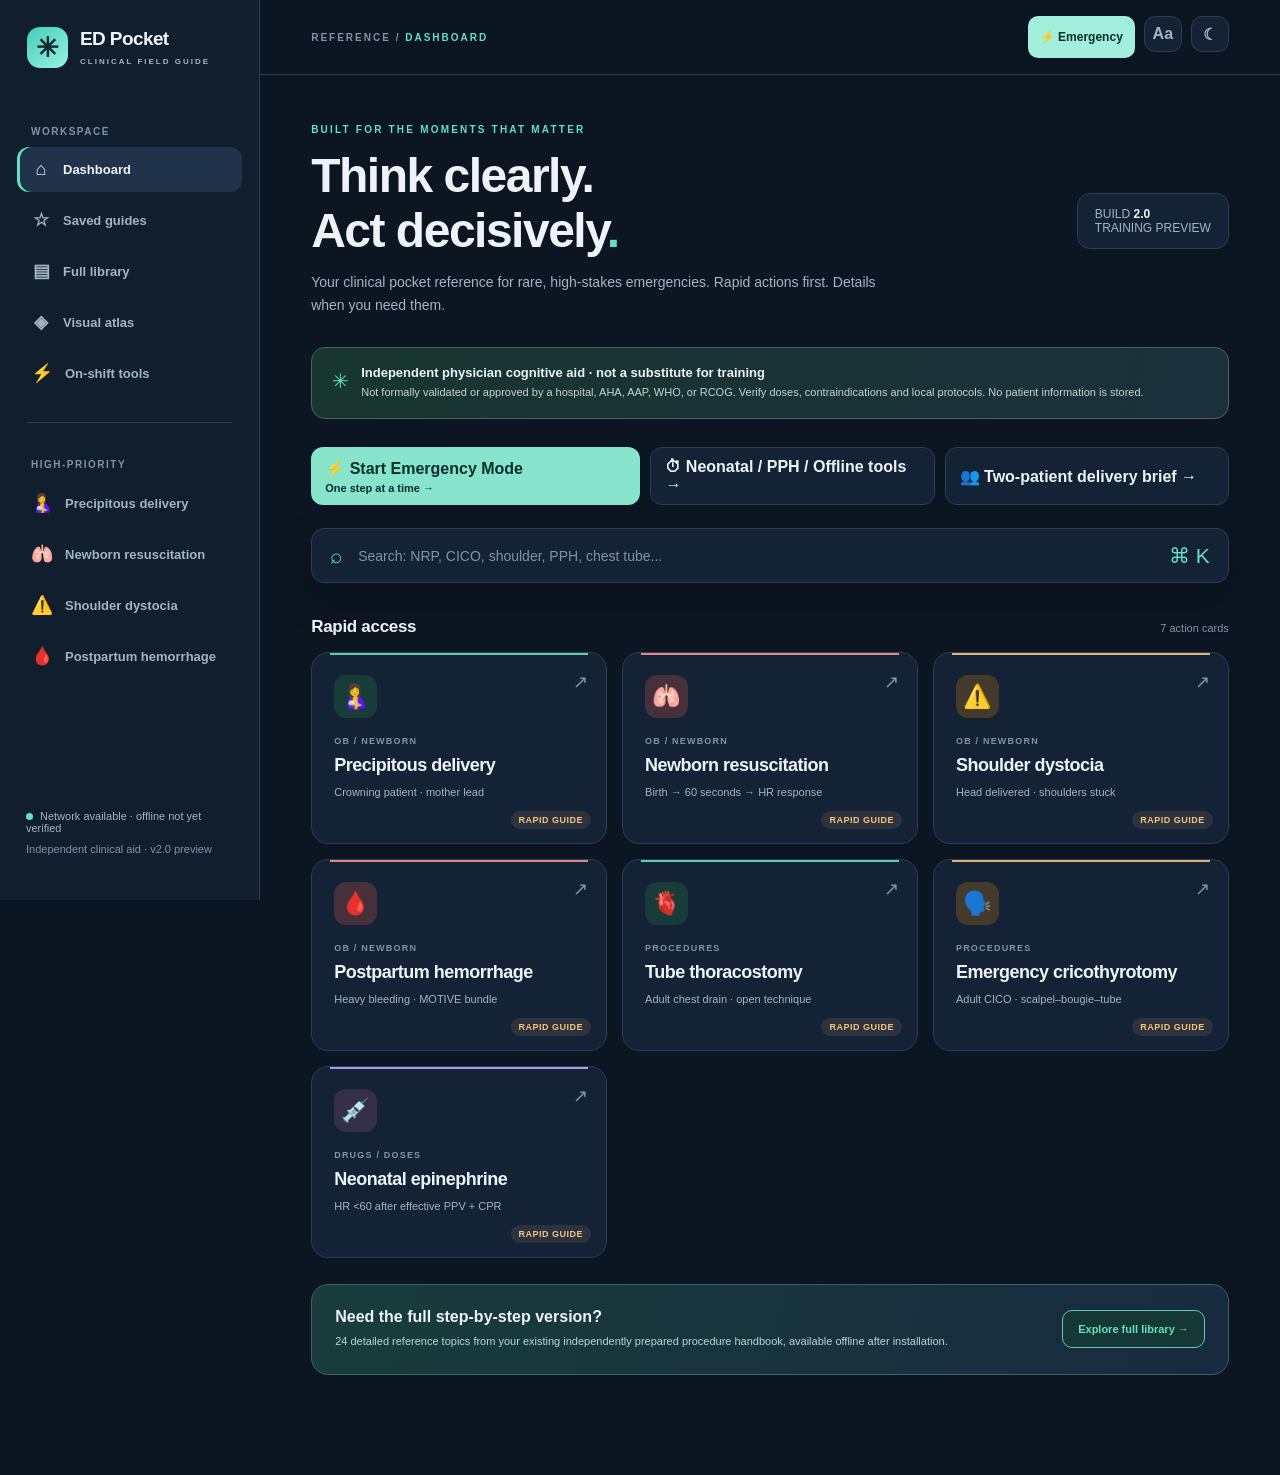
<file: ed-pocket-v2.0/index.html>
<!doctype html>
<html lang="en"><head>
<meta charset="utf-8"/><meta name="viewport" content="width=device-width,initial-scale=1,viewport-fit=cover"/>
<meta name="theme-color" content="#101b2b"/><meta name="apple-mobile-web-app-capable" content="yes"/><meta name="apple-mobile-web-app-status-bar-style" content="black-translucent"/>
<meta name="apple-mobile-web-app-title" content="ED Pocket"/><meta name="description" content="Clinical training preview and offline-first physician cognitive aids: delivery, newborn resuscitation, procedures."/>
<link rel="manifest" href="manifest.webmanifest"/><link rel="icon" href="icon-192.png"/><link rel="apple-touch-icon" href="icon-192.png"/>
<title>ED Pocket — clinical quick reference</title><link rel="stylesheet" href="style.css"/>
</head><body>
<div class="app-shell">
  <aside class="sidebar" id="sidebar"><div class="brand"><div class="brandmark">✳</div><div><strong>ED Pocket</strong><span>CLINICAL FIELD GUIDE</span></div></div>
  <div class="side-caption">WORKSPACE</div><button class="navitem active" data-nav="home"><span>⌂</span> Dashboard</button><button class="navitem" data-nav="favorites"><span>☆</span> Saved guides</button><button class="navitem" data-nav="library"><span>▤</span> Full library</button><button class="navitem" data-nav="atlas"><span>◈</span> Visual atlas</button><button class="navitem" data-nav="tools"><span>⚡</span> On-shift tools</button><div class="side-rule"></div><div class="side-caption">HIGH-PRIORITY</div><div id="side-links"></div><div class="side-bottom"><div class="online-dot" id="status-dot"></div><span id="network-status">Ready for offline access</span><div class="side-small">Independent clinical aid · v2.0 preview</div></div></aside>
  <div class="main-wrap"><header class="topbar"><button id="menu" class="icon-btn menu" aria-label="Toggle menu">☰</button><div class="topcrumb">REFERENCE / <span id="crumb">DASHBOARD</span></div><div class="top-actions"><button id="quick-emergency" class="header-emergency" data-tool="emergency" title="Emergency Mode">⚡ Emergency</button><button id="size-btn" class="icon-btn" aria-label="Toggle large text" title="Large text">Aa</button><button id="theme-btn" class="icon-btn" aria-label="Toggle appearance" title="Toggle appearance">☾</button></div></header><main id="view" tabindex="-1"></main><footer class="mobile-nav"><button data-nav="home" class="selected"><span>⌂</span>Home</button><button data-nav="favorites"><span>☆</span>Saved</button><button data-nav="library"><span>▤</span>Library</button><button data-nav="atlas"><span>◈</span>Atlas</button></footer></div>
</div>
<script src="rapid.js"></script><script src="main.js"></script><script src="review-index.js"></script><script src="tools.js"></script>
</body></html>
</file>
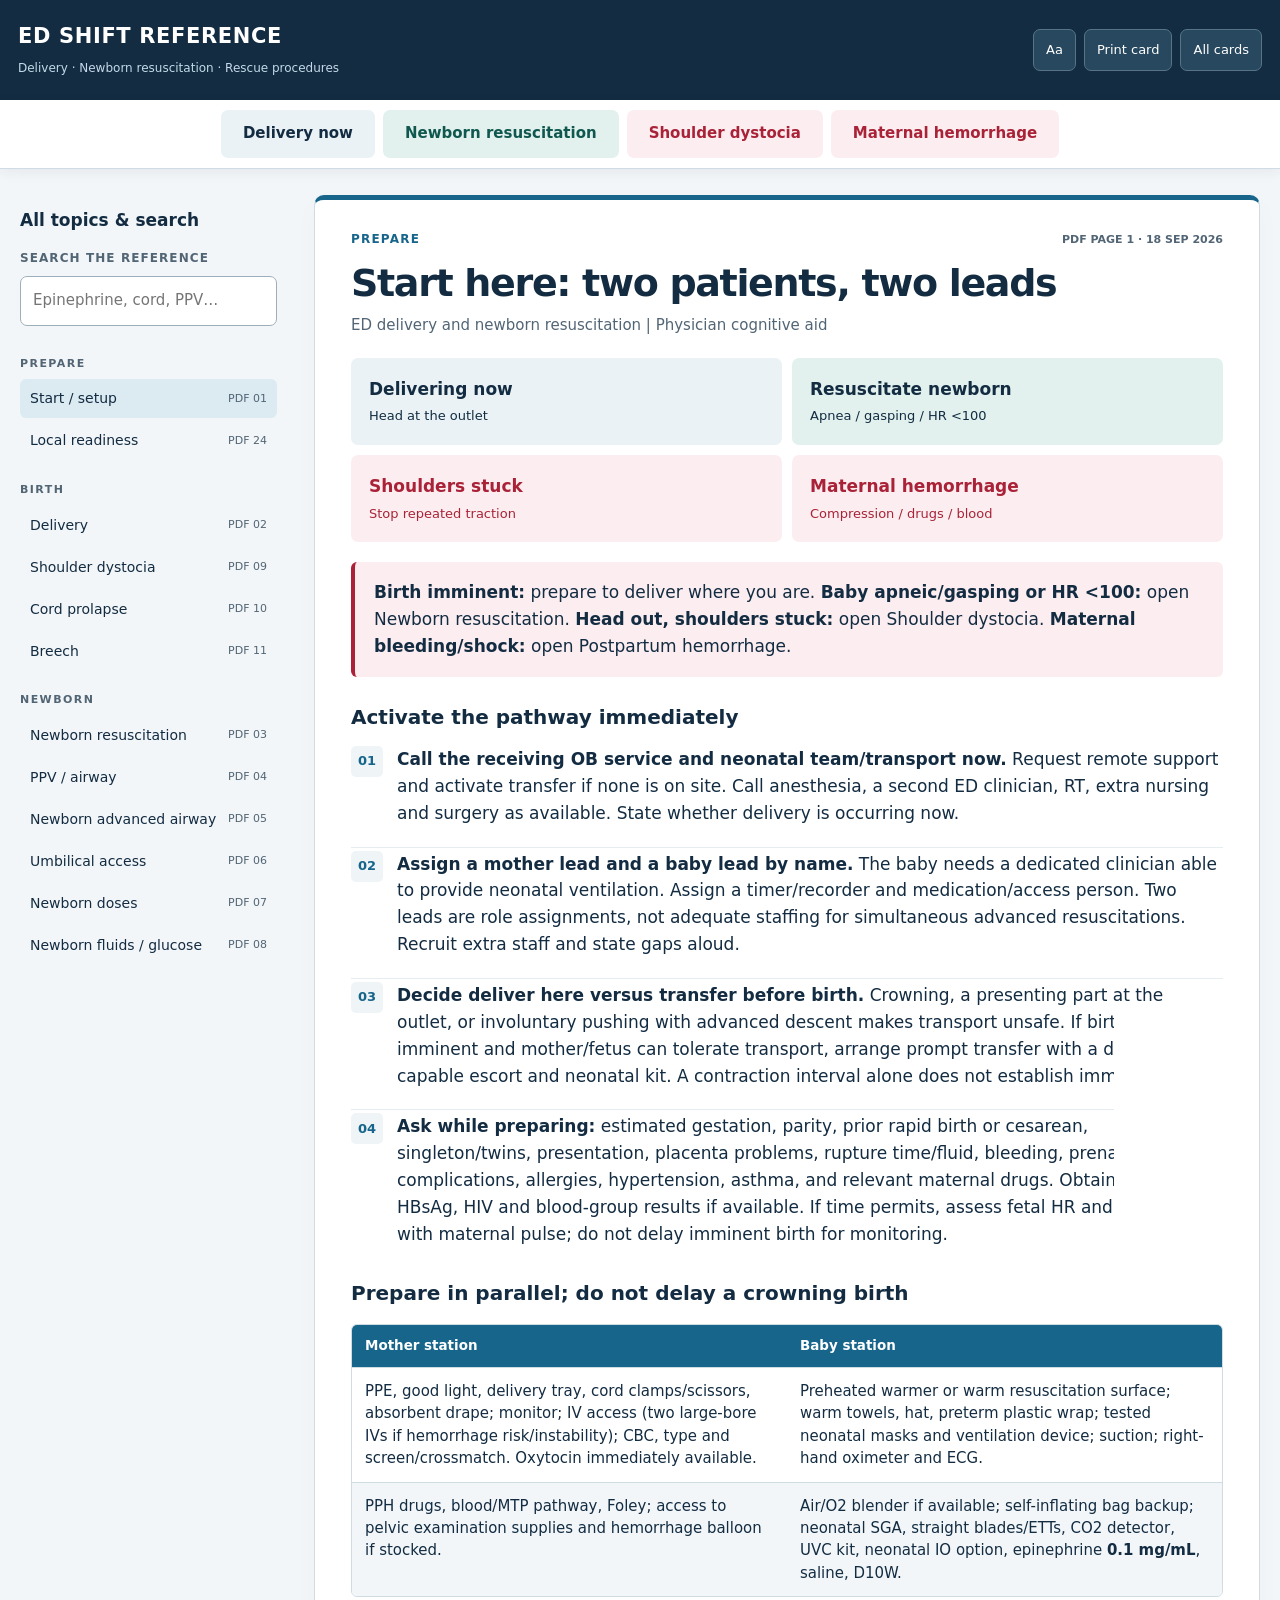
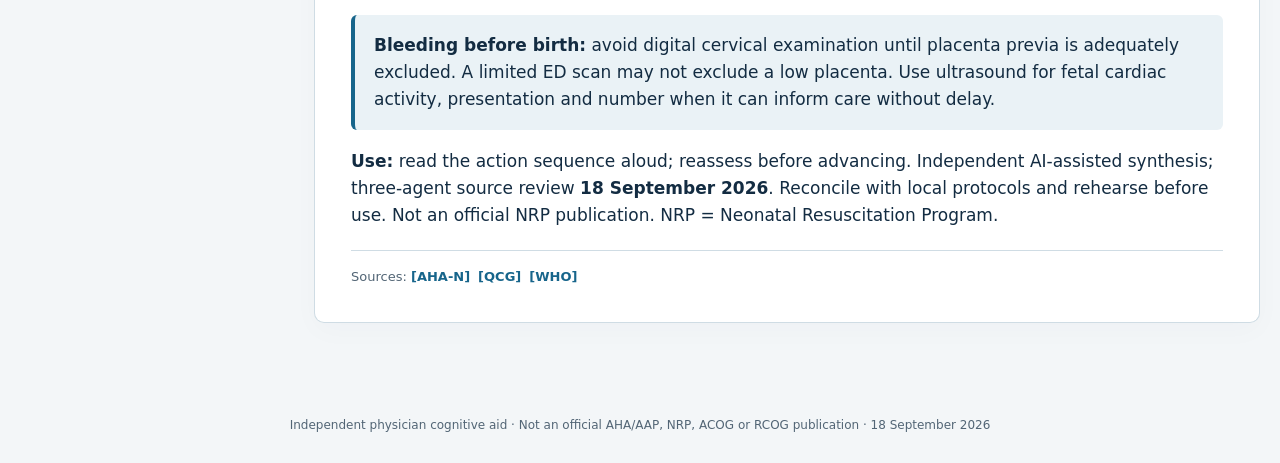
<file: ed-pocket-v2.0/full-reference.html>
<!DOCTYPE html>
<html lang="en"><head><meta charset="utf-8"/><meta content="width=device-width,initial-scale=1,viewport-fit=cover" name="viewport"/><meta content="light" name="color-scheme"/><meta content="#132c42" name="theme-color"/><title>ED Shift Reference</title><meta content="Physician reference for precipitous delivery, neonatal resuscitation, obstetric emergencies, chest tubes and adult cricothyrotomy. Reviewed 18 September 2026." name="description"/><style>
:root{--ink:#132c42;--muted:#526575;--blue:#17658b;--red:#a92237;--teal:#13685d;--line:#cfdce4;--bg:#f3f6f8;--base:17px}*{box-sizing:border-box}html{scroll-behavior:auto}body{margin:0;background:var(--bg);color:var(--ink);font:var(--base)/1.58 system-ui,-apple-system,BlinkMacSystemFont,"Segoe UI",sans-serif}button,input{font:inherit}button,a,input{touch-action:manipulation}a{color:var(--blue)}button{cursor:pointer}a:focus-visible,button:focus-visible,input:focus-visible,summary:focus-visible{outline:3px solid #d29832;outline-offset:3px}header{background:var(--ink);color:white;padding:20px max(18px,calc((100vw - 1320px)/2));display:flex;align-items:center;justify-content:space-between;gap:16px}header strong{display:block;font-size:21px;letter-spacing:.03em}header small{color:#c3dbe8;font-size:12px}.tools{display:flex;gap:8px;flex-wrap:wrap}.tools button{background:#27485f;color:white;border:1px solid #577487;border-radius:7px;font-size:13px;padding:9px 12px;min-height:42px}.quick{position:sticky;top:0;z-index:30;background:#fff;border-bottom:1px solid var(--line);box-shadow:0 3px 12px #132c4210;display:flex;justify-content:center;gap:8px;padding:10px 18px}.quick a{min-height:48px;display:flex;align-items:center;justify-content:center;border-radius:7px;padding:10px 22px;color:var(--ink);font-size:15px;font-weight:750;text-decoration:none;background:#eaf2f6}.quick a:nth-child(2){background:#e2f1ed;color:#10584f}.quick a:nth-child(3),.quick a:nth-child(4){background:#fceef0;color:var(--red)}.quick a[aria-current=page]{box-shadow:inset 0 0 0 2px currentColor}.shell{max-width:1320px;margin:0 auto;display:grid;grid-template-columns:264px minmax(0,1fr);gap:30px;padding:26px 20px 65px}aside{min-width:0}.indexbox{position:sticky;top:88px;max-height:calc(100vh - 110px);overflow:auto;padding-right:7px}summary{font-weight:750;cursor:pointer;padding:12px 0}aside details>summary{list-style:none}.searchlabel{font-size:12px;font-weight:750;text-transform:uppercase;letter-spacing:.09em;display:block;color:var(--muted);margin:3px 0 8px}#search{width:100%;padding:12px;border:1px solid #9eafbc;border-radius:7px;background:white;font-size:15px;margin-bottom:8px}.group-title{font-size:11px;text-transform:uppercase;letter-spacing:.13em;color:var(--muted);margin:21px 0 7px;font-weight:800}.topic-list{display:grid;gap:3px}.topic-list a{display:flex;align-items:center;justify-content:space-between;gap:8px;text-decoration:none;color:var(--ink);padding:8px 10px;border-radius:6px;font-size:14px;min-height:39px}.topic-list a span{color:var(--muted);font-size:11px}.topic-list a:hover,.topic-list a[aria-current=page]{background:#dceaf1}.meta{font-size:12px;line-height:1.55;color:var(--muted);margin-top:25px}.content{min-width:0}.card{background:white;border:1px solid var(--line);border-top:5px solid var(--accent);border-radius:10px;padding:30px 36px;margin-bottom:28px;box-shadow:0 8px 28px #132c4206;scroll-margin-top:90px}.has-js .card{display:none}.has-js .card.active,.has-js.show-all .card{display:block}.eyebrow{display:flex;justify-content:space-between;align-items:center;gap:12px;color:var(--accent);font-size:12px;font-weight:800;letter-spacing:.10em;text-transform:uppercase}.eyebrow span:last-child{color:var(--muted);font-weight:550;font-size:11px;letter-spacing:0}h1{font-size:clamp(27px,3.3vw,38px);line-height:1.13;letter-spacing:-.035em;margin:13px 0 9px}h2{font-size:20px;line-height:1.3;margin:27px 0 11px}.subtitle{font-size:15px;color:var(--muted);margin:0 0 22px}.card p{margin:0 0 15px}.box{padding:17px 19px;border-radius:6px;margin:18px 0;border-left:4px solid var(--blue);background:#eaf2f6}.box.alert{background:#fceef0;border-color:var(--red)}.box b{color:var(--ink)}.steps{list-style:none;counter-reset:step;margin:16px 0;padding:0}.steps li{counter-increment:step;position:relative;padding:0 0 20px 46px;margin-bottom:3px;border-bottom:1px solid #e6edf1}.steps li:last-child{border:0;padding-bottom:5px}.steps li:before{content:counter(step,decimal-leading-zero);position:absolute;left:0;top:0;color:var(--accent);background:#eff4f7;width:32px;height:31px;font-size:13px;font-weight:800;border-radius:5px;display:grid;place-content:center}.bullets{margin:12px 0;padding-left:22px}.bullets li{margin:0 0 13px}.table-wrap{overflow-x:auto;border:1px solid var(--line);border-radius:6px;margin:18px 0}table{width:100%;border-collapse:collapse;font-size:.88em;line-height:1.5;table-layout:fixed}th{background:var(--accent);color:white;text-align:left;padding:11px 13px;font-size:.9em}td{padding:12px 13px;vertical-align:top;border-top:1px solid var(--line);overflow-wrap:break-word}tbody tr:nth-child(even){background:#f2f6f8}.refs,.related{border-top:1px solid var(--line);padding-top:16px;margin-top:22px;font-size:13px;color:var(--muted)}.refs a{display:inline-block;margin:0 8px 4px 0;text-decoration:none;font-weight:650}.related{display:flex;gap:8px;flex-wrap:wrap}.related a{padding:10px 14px;background:#eaf2f6;border-radius:6px;text-decoration:none;font-weight:700}.source{border-bottom:1px solid var(--line);padding:12px 0 16px;scroll-margin-top:90px}.source p{font-size:14px;margin-top:6px}.source a{font-weight:650}.source .key{font-size:12px;font-weight:800;color:var(--muted);display:block;margin-bottom:4px}.source a:after{content:' ↗';font-weight:400}.launch-grid{display:grid;grid-template-columns:1fr 1fr;gap:10px;margin:20px 0}.launch-grid a{background:#eaf2f6;color:var(--ink);padding:18px;border-radius:7px;text-decoration:none;font-weight:800}.launch-grid a:nth-child(2){background:#e2f1ed}.launch-grid a:nth-child(3),.launch-grid a:nth-child(4){background:#fceef0;color:var(--red)}.launch-grid small{display:block;font-weight:450;font-size:13px;margin-top:4px}.search-results{background:white;border:1px solid var(--line);border-radius:8px;padding:22px;margin-bottom:20px}.search-results[hidden]{display:none}.search-results h2{margin:0 0 12px}.search-result{display:block;text-decoration:none;padding:12px;border-bottom:1px solid var(--line);font-weight:750}.search-result small{display:block;color:var(--muted);font-weight:450;margin-top:4px;font-size:14px}.large{--base:20px}.skip{position:absolute;left:-9999px}.skip:focus{left:10px;top:10px;background:white;padding:10px;z-index:100}footer.doc-footer{text-align:center;color:var(--muted);font-size:12px;padding:0 20px 28px}noscript{display:block;padding:15px;background:#fff1cf}
@media(max-width:850px){header{padding:16px 18px;align-items:flex-start}header strong{font-size:18px}.tools button{font-size:12px;padding:8px}.quick{display:grid;grid-template-columns:1fr 1fr;gap:6px;padding:8px 12px}.quick a{padding:8px;font-size:14px;min-height:43px}.shell{display:block;padding:12px 12px 40px}.indexbox{position:static;max-height:none;padding:0}aside details>summary{padding:12px 14px;background:#e4edf2;border-radius:7px;margin-bottom:12px;list-style:revert;font-size:15px}aside .index-content{padding:0 9px 18px}.group-title{margin-top:13px}.topic-list{grid-template-columns:1fr 1fr}.topic-list a{min-height:44px}.meta{margin-top:12px}.card{padding:23px 19px;border-radius:8px;scroll-margin-top:110px}.eyebrow{font-size:10px}h1{font-size:29px}.subtitle{font-size:14px}h2{font-size:19px}.steps li{padding-left:38px}.steps li:before{width:28px;height:28px;font-size:12px}.box{padding:14px}.table-wrap{margin:15px 0}table{table-layout:auto;font-size:14px}th,td{padding:10px 9px}table.wide{min-width:550px}.launch-grid a{padding:14px}.source{scroll-margin-top:110px}}
@media(max-width:420px){header{gap:10px}.tools{gap:5px}.tools button{padding:7px}.eyebrow span:last-child{font-size:10px}.card{padding:20px 15px}.topic-list{grid-template-columns:1fr}h1{font-size:27px}.launch-grid small{font-size:12px}.steps li{padding-left:36px}}
@media print{body{background:white;font:10pt/1.4 system-ui,sans-serif}header,aside,.quick,.tools,.related,.search-results,footer.doc-footer,.launch-grid,.skip{display:none!important}.shell{display:block;padding:0;max-width:none}.card{border:0;box-shadow:none;margin:0;padding:0;break-after:page;display:block!important}.has-js .card{display:none!important}.has-js .card.active,.print-all .card{display:block!important}.card:last-child{break-after:auto}h1{font-size:22pt}h2{font-size:13pt;break-after:avoid}.steps li,.box,tr,.source{break-inside:avoid}.box{padding:10px}table,table.wide{font-size:9pt;min-width:0;width:100%;table-layout:fixed}.table-wrap{overflow:visible}th,td{padding:7px}*{-webkit-print-color-adjust:exact;print-color-adjust:exact}@page{size:letter;margin:15mm}}
</style><style>.source-divergence-note{padding:14px 17px;margin:16px 0;background:#fff5e4;border:2px solid #c88e20;border-radius:8px;color:#392700;font-weight:650;line-height:1.5}</style></head><body><a class="skip" href="#main">Skip to reference</a><header><div><strong>ED SHIFT REFERENCE</strong><small>Delivery · Newborn resuscitation · Rescue procedures</small></div><div class="tools"><button aria-pressed="false" id="textsize" title="Toggle larger text">Aa</button><button id="printcard">Print card</button><button id="allcards">All cards</button></div></header><nav aria-label="Emergency shortcuts" class="quick"><a href="#delivery">Delivery now</a><a href="#nrp">Newborn resuscitation</a><a href="#shoulder">Shoulder dystocia</a><a href="#pph">Maternal hemorrhage</a></nav><noscript>All cards are shown below. Use the topic links or your reader’s Find function.</noscript><div class="shell"><aside><div class="indexbox"><details id="topics" open=""><summary>All topics &amp; search</summary><div class="index-content"><label class="searchlabel" for="search">Search the reference</label><input autocomplete="off" id="search" placeholder="Epinephrine, cord, PPV…" type="search"/><div class="group-title">Prepare</div><div class="topic-list"><a href="#start">Start / setup<span>PDF 01</span></a><a href="#readiness">Local readiness<span>PDF 24</span></a></div><div class="group-title">Birth</div><div class="topic-list"><a href="#delivery">Delivery<span>PDF 02</span></a><a href="#shoulder">Shoulder dystocia<span>PDF 09</span></a><a href="#prolapse">Cord prolapse<span>PDF 10</span></a><a href="#breech">Breech<span>PDF 11</span></a></div><div class="group-title">Newborn</div><div class="topic-list"><a href="#nrp">Newborn resuscitation<span>PDF 03</span></a><a href="#ventilation">PPV / airway<span>PDF 04</span></a><a href="#neo-airway">Newborn advanced airway<span>PDF 05</span></a><a href="#uvc">Umbilical access<span>PDF 06</span></a><a href="#neo-drugs">Newborn doses<span>PDF 07</span></a><a href="#neo-support">Newborn fluids / glucose<span>PDF 08</span></a></div><div class="group-title">Mother</div><div class="topic-list"><a href="#pph">Postpartum hemorrhage<span>PDF 12</span></a><a href="#maternal-drugs">Hemorrhage doses<span>PDF 13</span></a><a href="#placenta">Inversion / placenta / tears<span>PDF 14</span></a><a href="#eclampsia">Eclampsia / BP<span>PDF 15</span></a><a href="#severe-bp">Severe hypertension<span>PDF 16</span></a><a href="#maternal-arrest">Maternal arrest<span>PDF 17</span></a></div><div class="group-title">Aftercare</div><div class="topic-list"><a href="#aftercare">Aftercare / transfer<span>PDF 18</span></a><a href="#prophylaxis">Prophylaxis / handoff<span>PDF 19</span></a></div><div class="group-title">Procedures</div><div class="topic-list"><a href="#chest-tube">Chest tube<span>PDF 20</span></a><a href="#pigtail">Seldinger pigtail<span>PDF 21</span></a><a href="#drain">Drain troubleshooting<span>PDF 22</span></a><a href="#cric">Adult cricothyrotomy<span>PDF 23</span></a></div><div class="group-title">Review</div><div class="topic-list"><a href="#review-2026">Review: 18 Sep<span>PDF 25</span></a><a href="#changes">Clinical audit<span>PDF 26</span></a><a href="#changes-2">Audit continued<span>PDF 27</span></a><a href="#sources">Sources 1<span>PDF 28</span></a><a href="#sources-2">Sources 2<span>PDF 29</span></a><a href="#sources-3">Sources 3<span>PDF 30</span></a><a href="#sources-4">Sources 4<span>PDF 31</span></a></div><div class="meta"><b>Checked 18 September 2026</b><br/>Independent clinical synthesis. Reconcile with local protocols and equipment before use.<br/><br/>Standalone file; external source links need internet.<br/><button id="printall" type="button">Print all cards</button></div></div></details></div></aside><main class="content" id="main"><section aria-live="polite" class="search-results" hidden="" id="results"></section><article class="card" id="start" style="--accent:#17658B"><div class="eyebrow"><span>Prepare</span><span>PDF page 1 · 18 Sep 2026</span></div><h1 tabindex="-1">Start here: two patients, two leads</h1><p class="subtitle">ED delivery and newborn resuscitation | Physician cognitive aid</p><div class="launch-grid"><a href="#delivery">Delivering now<small>Head at the outlet</small></a><a href="#nrp">Resuscitate newborn<small>Apnea / gasping / HR &lt;100</small></a><a href="#shoulder">Shoulders stuck<small>Stop repeated traction</small></a><a href="#pph">Maternal hemorrhage<small>Compression / drugs / blood</small></a></div><div class="box alert"><b>Birth imminent:</b> prepare to deliver where you are. <b>Baby apneic/gasping or HR &lt;100:</b> open Newborn resuscitation. <b>Head out, shoulders stuck:</b> open Shoulder dystocia. <b>Maternal bleeding/shock:</b> open Postpartum hemorrhage.</div><h2>Activate the pathway immediately</h2><ol class="steps"><li><b>Call the receiving OB service and neonatal team/transport now.</b> Request remote support and activate transfer if none is on site. Call anesthesia, a second ED clinician, RT, extra nursing and surgery as available. State whether delivery is occurring now.</li><li><b>Assign a mother lead and a baby lead by name.</b> The baby needs a dedicated clinician able to provide neonatal ventilation. Assign a timer/recorder and medication/access person. Two leads are role assignments, not adequate staffing for simultaneous advanced resuscitations. Recruit extra staff and state gaps aloud.</li><li><b>Decide deliver here versus transfer before birth.</b> Crowning, a presenting part at the outlet, or involuntary pushing with advanced descent makes transport unsafe. If birth is not imminent and mother/fetus can tolerate transport, arrange prompt transfer with a delivery-capable escort and neonatal kit. A contraction interval alone does not establish imminence.</li><li><b>Ask while preparing:</b> estimated gestation, parity, prior rapid birth or cesarean, singleton/twins, presentation, placenta problems, rupture time/fluid, bleeding, prenatal complications, allergies, hypertension, asthma, and relevant maternal drugs. Obtain GBS, HBsAg, HIV and blood-group results if available. If time permits, assess fetal HR and compare with maternal pulse; do not delay imminent birth for monitoring.</li></ol><h2>Prepare in parallel; do not delay a crowning birth</h2><div aria-label="Scrollable reference table" class="table-wrap" role="region" tabindex="0"><table class=""><thead><tr><th scope="col">Mother station</th><th scope="col">Baby station</th></tr></thead><tbody><tr><td>PPE, good light, delivery tray, cord clamps/scissors, absorbent drape; monitor; IV access (two large-bore IVs if hemorrhage risk/instability); CBC, type and screen/crossmatch. Oxytocin immediately available.</td><td>Preheated warmer or warm resuscitation surface; warm towels, hat, preterm plastic wrap; tested neonatal masks and ventilation device; suction; right-hand oximeter and ECG.</td></tr><tr><td>PPH drugs, blood/MTP pathway, Foley; access to pelvic examination supplies and hemorrhage balloon if stocked.</td><td>Air/O2 blender if available; self-inflating bag backup; neonatal SGA, straight blades/ETTs, CO2 detector, UVC kit, neonatal IO option, epinephrine <b>0.1 mg/mL</b>, saline, D10W.</td></tr></tbody></table></div><div class="box note"><b>Bleeding before birth:</b> avoid digital cervical examination until placenta previa is adequately excluded. A limited ED scan may not exclude a low placenta. Use ultrasound for fetal cardiac activity, presentation and number when it can inform care without delay.</div><p><b>Use:</b> read the action sequence aloud; reassess before advancing. Independent AI-assisted synthesis; three-agent source review <b>18 September 2026</b>. Reconcile with local protocols and rehearse before use. Not an official NRP publication. NRP = Neonatal Resuscitation Program.</p><div class="refs">Sources: <a href="#ref-AHA-N">[AHA-N]</a><a href="#ref-QCG">[QCG]</a><a href="#ref-WHO">[WHO]</a></div></article><article class="card" id="delivery" style="--accent:#17658B"><div class="eyebrow"><span>Birth</span><span>PDF page 2 · 18 Sep 2026</span></div><h1 tabindex="-1">Precipitous vaginal delivery</h1><p class="subtitle">Cephalic birth at the outlet | Mother lead</p><div class="box alert"><b>Do not restrain an emerging baby or transfer a crowning patient.</b> Call out the time of head delivery and complete birth. Resistance to gentle delivery of the shoulders means shoulder dystocia.</div><ol class="steps"><li><b>Position and support.</b> Explain; position for access with buttocks supported near the bed edge, semi-recumbent or another tolerated birth position. Avoid flat supine positioning if hypotensive. Prepare to receive a slippery infant.</li><li><b>Deliver the head with control.</b> Encourage pushing with contractions and panting as the head crowns. Support the perineum and use gentle support of the emerging head; allow extension. Do not forcibly hold the head back, apply fundal pressure, or perform routine episiotomy.</li><li><b>Check for a nuchal cord.</b> If loose, gently slip it over the head or shoulders. If tight, keep the head close to the maternal perineum/thigh while the shoulders and body deliver in a somersault, then unwind the cord. Do not pull on it. Double-clamp and cut before body delivery only if the intact cord truly prevents birth and an intact-cord maneuver fails; complete delivery promptly and anticipate neonatal hypovolemia/resuscitation.</li><li><b>Allow restitution and spontaneous shoulders.</b> Let the head rotate naturally; allow birth with the next contraction if there is no impaction. If assistance is needed, support the head in line with the fetal spine and use only gentle axial traction. Never lever or twist the neck. Failure to release, or tight head retraction, means <b>declare shoulder dystocia and change maneuvers immediately</b>; do not wait for another contraction once impaction is recognized.</li><li><b>Receive the body.</b> Support the head, neck and trunk with both hands and a dry towel. Do not suspend the baby by the ankles. Record birth time. The baby lead immediately assesses breathing/cry, tone and gestation.</li><li><b>Manage the cord and warmth.</b> A stable newborn not needing immediate resuscitation: defer clamping for <b>at least 60 seconds</b> and keep warm, usually skin-to-skin on the parent. There is no requirement to hold the baby below the perineum. If essential resuscitation cannot be delivered with the cord intact, clamp/cut promptly and move to the warmer; maternal collapse, disrupted placental circulation or major cord bleeding also warrants prompt action.</li><li><b>Clamp safely.</b> Exclude abdominal-wall tissue from clamps. Leave several centimeters of stump if UVC access may be needed; double-clamp and cut between. Check hemostasis. The UVC operator trims separately. Do not routinely milk the cord; <b>never milk an intact cord below 28 weeks</b>.</li><li><b>Mother lead, in parallel:</b> after birth and excluding another baby, give prophylactic oxytocin promptly, preferably within 1 min (<b>10 units IM once</b>, or the standardized IV regimen); do not wait for cord cutting. Watch for placental separation: cord lengthening, a small gush and a firm rising uterus. A trained operator may use gentle controlled cord traction with suprapubic counter-support during contraction. Stop for resistance/inversion; otherwise await spontaneous placenta. Never pull forcefully.</li><li><b>Reassess the mother.</b> Quantify cumulative blood loss, assess uterine tone, inspect the placenta/membranes and examine for trauma. Massage a boggy uterus; a well-contracted uterus after prophylactic oxytocin does not need continuous routine massage. Bleeding/shock triggers the PPH pathway immediately. A placenta still undelivered at 30 minutes needs urgent OB planning; bleeding makes intervention urgent sooner.</li></ol><div class="box note"><b>No routine suction</b> before or after complete birth, including meconium-stained fluid. Clear an airway only when obstruction is suspected. Dry/stimulate quickly; do not let suction, Apgar scoring or cord sampling delay PPV.</div><div class="refs">Sources: <a href="#ref-QCG">[QCG]</a><a href="#ref-AHA-N">[AHA-N]</a><a href="#ref-WHO">[WHO]</a><a href="#ref-NUCHAL">[NUCHAL]</a></div><nav aria-label="Related cards" class="related"><a href="#nrp">Newborn resuscitation →</a><a href="#shoulder">Shoulder dystocia →</a><a href="#pph">Postpartum hemorrhage →</a></nav></article><article class="card" id="nrp" style="--accent:#13685D"><div class="eyebrow"><span>Newborn</span><span>PDF page 3 · 18 Sep 2026</span></div><h1 tabindex="-1">Newborn resuscitation</h1><p class="subtitle">Birth transition | AHA/AAP 2025 sequence</p><div class="box alert"><b>Ventilation is the priority.</b> Start PPV by 60 seconds of life for apnea, gasping, or HR &lt;100/min after initial steps. A rising heart rate is the best sign that ventilation is working.</div><ol class="steps"><li><b>At birth: term, good tone, breathing/crying?</b> All yes: warm skin-to-skin care, defer clamping at least 60 seconds and observe. Any concern: assess/support at a warm surface. Preterm infants need thermal/respiratory assessment even if breathing.</li><li><b>Initial steps, completed rapidly.</b> Warm, position head neutral/slightly extended, dry/stimulate. Below 32 weeks: wrap the wet body without drying; face exposed, hat and radiant heat. Suction only for obstruction. Target temperature <b>36.5-37.5°C</b>.</li><li><b>Apnea/gasping or HR &lt;100:</b> begin PPV <b>30-60 breaths/min</b>. Apply right-hand/wrist oximeter and consider ECG; do not wait for monitors. Auscultate initial HR. Correct leak/obstruction immediately for absent chest movement or HR response.</li><li><b>After 30 seconds of ventilation that inflates the lungs:</b> reassess HR using the decision table. Time counts from effective lung inflation, not from ineffective mask attempts.</li><li><b>HR &lt;60:</b> optimize the airway (ETT preferred; neonatal SGA if appropriate and intubation fails), start coordinated <b>3 compressions : 1 breath</b>, use <b>100% oxygen</b>, apply ECG and obtain UVC/IO access. Deliver 90 compressions plus 30 breaths each minute.</li><li><b>After 60 seconds of coordinated compressions and effective ventilation:</b> if HR remains &lt;60, give intravascular epinephrine. Continue CPR/ventilation, reassess about every 60 seconds and repeat epinephrine every <b>3-5 minutes</b> if HR remains &lt;60. Recheck airway/ventilation and consider hypovolemia or pneumothorax.</li><li><b>Recovery:</b> when HR is at least 60 with circulation, stop compressions and continue PPV as needed. At HR at least 100 with adequate spontaneous breathing, wean PPV and titrate oxygen down to target. Arrange monitored neonatal care/transport.</li></ol><div aria-label="Scrollable reference table" class="table-wrap" role="region" tabindex="0"><table class=""><thead><tr><th scope="col">HR / breathing after effective PPV</th><th scope="col">Action</th></tr></thead><tbody><tr><td><b>At least 100/min</b></td><td>Adequate breathing: wean PPV. Apnea: continue PPV. Distress/hypoxemia: assess oxygen/CPAP need.</td></tr><tr><td><b>60-99/min</b></td><td>Continue effective PPV. If HR is not rising, correct ventilation and use an alternative airway. No compressions yet.</td></tr><tr><td><b>Below 60/min</b></td><td>After at least 30 seconds of effective ventilation, begin compressions plus ventilation as above.</td></tr></tbody></table></div><div class="box note"><b>Compression technique:</b> two thumbs on the lower third of the sternum, above the xiphoid; hands encircle the chest. Depth one-third of the chest’s AP diameter; full recoil. Count “one-and-two-and-three-and-breathe.” Keep 3:1 even with an ETT. Verify an audible HR/pulse if ECG suggests recovery; ECG alone does not prove perfusion.</div><p><b>Apgar documents; it does not trigger treatment.</b> Do not wait for scores, glucose or oximetry to ventilate. This is the birth-transition pathway; a later infant arrest may require PALS.</p><div class="refs">Sources: <a href="#ref-AHA-N">[AHA-N]</a><a href="#ref-AHA-ALG">[AHA-ALG]</a></div><nav aria-label="Related cards" class="related"><a href="#ventilation">PPV / airway →</a><a href="#neo-airway">Newborn advanced airway →</a><a href="#neo-drugs">Newborn doses →</a><a href="#uvc">Umbilical access →</a></nav></article><article class="card" id="ventilation" style="--accent:#13685D"><div class="eyebrow"><span>Newborn</span><span>PDF page 4 · 18 Sep 2026</span></div><h1 tabindex="-1">Newborn ventilation</h1><p class="subtitle">Make the chest move and the heart rate rise</p><h2>Start PPV</h2><ul class="bullets"><li><b>Mask:</b> seal around nose/mouth, lower rim on the chin and upper rim below the eyes; do not overlap below the chin. Support the bony jaw without soft-tissue pressure; keep the neck neutral/slightly extended. Use a small shoulder roll only if needed; avoid hyperextension.</li><li><b>Device:</b> tested T-piece if available; otherwise a neonatal self-inflating bag (works without a compressed-gas source). With pressure control, start PIP <b>20-30 cm H2O</b>; titrate to HR response and gentle chest movement. PEEP <b>5 cm H2O</b> is a common NRP starting setting; adjust to the infant/device and local neonatal protocol. Do not delay PPV because a manometer, blender or PEEP valve is unavailable.</li><li><b>Rate:</b> <b>30-60/min</b>; inflation time about <b>0.5-1 second</b>. Avoid excessive volume/pressure and prolonged sustained inflations. Confirm chest movement promptly; do not spend 30 seconds providing ineffective breaths.</li></ul><div aria-label="Scrollable reference table" class="table-wrap" role="region" tabindex="0"><table class=""><thead><tr><th scope="col">Gestation</th><th scope="col">Initial oxygen for respiratory support</th></tr></thead><tbody><tr><td>At least 35 weeks</td><td>21% (room air).</td></tr><tr><td>32 to 34 weeks + 6 days</td><td>21-30%.</td></tr><tr><td>Below 32 weeks</td><td>30-100% (AHA/AAP range); use the unit’s very-preterm starting protocol and rapidly titrate to preductal SpO2. Do not automatically apply the older 21-30% rule.</td></tr><tr><td>During chest compressions</td><td>100%; reduce after compressions stop to avoid hyperoxia.</td></tr></tbody></table></div><div aria-label="Scrollable reference table" class="table-wrap" role="region" tabindex="0"><table class="wide"><thead><tr><th scope="col">Age after birth</th><th scope="col">2 min</th><th scope="col">3 min</th><th scope="col">4 min</th><th scope="col">5 min</th><th scope="col">10 min</th></tr></thead><tbody><tr><td>Target preductal SpO2</td><td>65-70%</td><td>70-75%</td><td>75-80%</td><td>80-85%</td><td>85-95%</td></tr></tbody></table></div><h2>No chest movement or HR not improving: correct ventilation</h2><p><b>M / R:</b> adjust the mask and reposition the head; use two-person mask ventilation/jaw support early. <b>S / O:</b> suction mouth then nose if obstructed and open the mouth. <b>P:</b> increase pressure gradually until effective, then reduce as compliance improves. <b>A:</b> use an alternative airway promptly. MR SOPA is a useful checklist; select the steps most likely to fix the problem rather than rigidly completing every step before an airway change.</p><div class="refs">Sources: <a href="#ref-AHA-N">[AHA-N]</a><a href="#ref-NRP-FAQ">[NRP-FAQ]</a><a href="#ref-ANZ-AIR">[ANZ-AIR]</a><a href="#ref-ANZ-MASK">[ANZ-MASK]</a></div><nav aria-label="Related cards" class="related"><a href="#nrp">Newborn resuscitation →</a><a href="#neo-airway">Newborn advanced airway →</a><a href="#neo-drugs">Newborn doses →</a></nav></article><article class="card" id="neo-airway" style="--accent:#13685D"><div class="eyebrow"><span>Newborn</span><span>PDF page 5 · 18 Sep 2026</span></div><h1 tabindex="-1">Newborn advanced airway</h1><p class="subtitle">SGA rescue, intubation and tube depth</p><ol class="steps"><li><b>Neonatal supraglottic airway:</b> reasonable at <b>34 weeks or more</b> when mask ventilation fails. Choose size by manufacturer (often size 1 for a term infant); weight limits vary. Insert along the palate per device technique, ventilate and confirm chest movement/HR response. AHA/AAP supports SGA rescue when intubation is unsuccessful; evidence in smaller preterm infants is limited.</li><li><b>ETT:</b> prepare suction, straight blade 00/0/1 as appropriate, neonatal CO2 detector and uncuffed ETT. Typical internal diameter: &lt;1 kg = 2.5 mm; 1-2 kg = 3.0 mm; &gt;2 kg = 3.5 mm, with 4.0 mm sometimes used in a large term infant. Lift the epiglottis under direct or video vision and pass the tube through the cords.</li><li><b>Keep attempts brief (about 30 seconds maximum);</b> stop sooner for deterioration and resume effective mask/SGA ventilation. Confirm with exhaled CO2 plus chest movement, rising HR and bilateral air entry. Very low pulmonary blood flow can cause a false-negative CO2 detector. Use the gestation/weight depth table as an initial estimate at the upper lip; confirm depth clinically and by radiograph once stable. Do not use adult or age-based tube formulas.</li></ol><div class="box note"><b>Spontaneous breathing with distress:</b> consider CPAP, particularly for preterm infants; it does not treat apnea. Term/late-preterm CPAP has less certain benefit and can increase pneumothorax risk. A self-inflating bag does not reliably provide CPAP or free-flow oxygen. Intubate/suction meconium only if obstruction prevents effective ventilation.</div><h2>Initial oral ETT depth at the upper lip</h2><div aria-label="Scrollable reference table" class="table-wrap" role="region" tabindex="0"><table class="wide"><thead><tr><th scope="col">Gestation (weeks)</th><th scope="col">Weight (kg)</th><th scope="col">ETT mark at lip (cm)</th></tr></thead><tbody><tr><td>23-24</td><td>0.5-0.6</td><td>5.5</td></tr><tr><td>25-26</td><td>0.7-0.8</td><td>6.0</td></tr><tr><td>27-29</td><td>0.9-1.0</td><td>6.5</td></tr><tr><td>30-32</td><td>1.1-1.4</td><td>7.0</td></tr><tr><td>33-34</td><td>1.5-1.8</td><td>7.5</td></tr><tr><td>35-37</td><td>1.9-2.4</td><td>8.0</td></tr><tr><td>38-40</td><td>2.5-3.1</td><td>8.5</td></tr><tr><td>41-43</td><td>3.2-4.2</td><td>9.0</td></tr></tbody></table></div><div class="box note">These are starting estimates, not confirmation of position. Gestation and weight may disagree in growth restriction or macrosomia; use anatomy, clinical response and imaging. If a stylet is used, keep its tip within the ETT. Secure the tube and recheck after every move.</div><div class="refs">Sources: <a href="#ref-AHA-N">[AHA-N]</a><a href="#ref-NRP-FAQ">[NRP-FAQ]</a><a href="#ref-ANZ-AIR">[ANZ-AIR]</a><a href="#ref-ANZ-MASK">[ANZ-MASK]</a></div><nav aria-label="Related cards" class="related"><a href="#nrp">Newborn resuscitation →</a><a href="#ventilation">PPV / airway →</a><a href="#neo-drugs">Newborn doses →</a></nav></article><article class="card" id="uvc" style="--accent:#13685D"><div class="eyebrow"><span>Newborn</span><span>PDF page 6 · 18 Sep 2026</span></div><h1 tabindex="-1">Emergency umbilical venous access</h1><p class="subtitle">Short, low UVC for resuscitation | Keep ventilation going</p><div class="box alert"><b>UVC is the preferred emergency neonatal vascular route.</b> If not promptly feasible, use a neonatal-appropriate IO device/site according to training and manufacturer limits. Do not allow repeated access attempts to interrupt ventilation/CPR.</div><h2>Prepare</h2><p>Sterile gloves/drape, neonatal-safe antiseptic, cord tie, scalpel, forceps, single-lumen 3.5 or 5 Fr umbilical catheter, extension/three-way stopcock, saline and syringe. Use a smaller catheter for a small preterm infant. Prime catheter and tubing completely; keep all unused ports closed to prevent air embolism.</p><ol class="steps"><li><b>Expose and prepare the stump.</b> Keep the infant warm and chest accessible. Apply neonatal-appropriate antiseptic without pooling on fragile skin. Place a loose cord tie at the base for bleeding control; avoid skin.</li><li><b>Trim the cord.</b> Cut cleanly across about <b>1-2 cm above the abdominal skin</b>, preserving the tie. Tighten only enough to control bleeding while allowing catheter passage.</li><li><b>Identify the vein.</b> Find the single larger, thin-walled, usually gaping vessel; the two arteries are smaller, thicker-walled and often constricted. Do not select a vessel by clock position alone.</li><li><b>Insert only far enough for free blood return.</b> Gently pass the primed catheter into the vein, aspirating as you advance. Use a <b>short, low emergency position</b>; stop as soon as blood aspirates freely. A fixed insertion distance is not a substitute for this functional endpoint. Do not force resistance or advance toward a central position during resuscitation.</li><li><b>Confirm function before using.</b> Require free blood return, a gentle saline flush without resistance and no abdominal swelling/blanching or leakage. If there is no return, withdraw slightly/reassess; do not inject blindly. A functional short emergency UVC can be used for resuscitation before radiographic confirmation.</li><li><b>Give the drug and appropriate flush.</b> Intravascular epinephrine uses <b>0.1 mg/mL</b> solution and is followed by <b>3 mL normal saline</b>. Close the system and continue compressions/ventilation. Have a second clinician read back concentration, dose, volume and route.</li><li><b>Secure and hand over.</b> Record catheter size and depth at skin/stump, patency and drugs/fluids given. Continuously observe for bleeding and extravasation. This is temporary low access; arrange definitive access/position assessment with the receiving neonatal team before ongoing central infusions.</li></ol><div class="box note"><b>Do not confuse a low emergency UVC with a central UVC.</b> Central placement needs a separate depth calculation and imaging confirmation; malposition in the liver/portal circulation can cause major injury. A low UVC should not be used for parenteral nutrition or other prolonged hyperosmolar infusions.</div><h2>If access is delayed</h2><p>ETT epinephrine may be used as a bridge <b>through a confirmed endotracheal tube</b> while UVC/IO is obtained; absorption is less reliable and the dose is higher. Do not give the ETT dose via an SGA or intravascularly. If the ETT dose is ineffective, give the intravascular dose when access is ready, without waiting out a 3-5 minute interval.</p><div class="refs">Sources: <a href="#ref-AHA-N">[AHA-N]</a><a href="#ref-UVC-BC">[UVC-BC]</a><a href="#ref-UVC-VIC">[UVC-VIC]</a></div><nav aria-label="Related cards" class="related"><a href="#neo-drugs">Newborn doses →</a><a href="#nrp">Newborn resuscitation →</a></nav></article><article class="card" id="neo-drugs" style="--accent:#13685D"><div class="eyebrow"><span>Newborn</span><span>PDF page 7 · 18 Sep 2026</span></div><h1 tabindex="-1">Newborn epinephrine doses</h1><p class="subtitle">Weight in kilograms | Separate neonatal and adult syringes</p><div class="box alert"><b>Epinephrine concentration: 0.1 mg/mL = 100 mcg/mL.</b> Never substitute 1 mg/mL without correct pharmacy dilution. Read the concentration aloud; route errors and tenfold errors are preventable.</div><div aria-label="Scrollable reference table" class="table-wrap" role="region" tabindex="0"><table class=""><colgroup><col style="width:25.0%"/><col style="width:75.0%"/></colgroup><thead><tr><th scope="col">Drug / indication</th><th scope="col">Dose, route and precautions</th></tr></thead><tbody><tr><td><b>Epinephrine, UVC/IV/IO</b><br>HR &lt;60 after 60 sec effective ventilation + compressions</br></td><td><b>0.01-0.03 mg/kg</b> = <b>0.1-0.3 mL/kg</b> of 0.1 mg/mL. A practical initial dose within this range is <b>0.02 mg/kg = 0.2 mL/kg</b>. Follow with <b>3 mL normal saline</b>.<br>Continue CPR. Repeat every <b>3-5 min</b> if HR &lt;60; optimize ventilation. Document time.</br></td></tr><tr><td><b>Epinephrine, ETT only</b><br>Bridge while obtaining vascular access</br></td><td><b>0.05-0.1 mg/kg</b> = <b>0.5-1 mL/kg</b> of 0.1 mg/mL, then ventilate.<br>Less reliable. If ineffective, give vascular dose as soon as access is ready; do not wait 3-5 min after ETT dose.</br></td></tr></tbody></table></div><h2>Worked volumes: intravascular epinephrine only</h2><p>The table uses <b>0.02 mg/kg</b> (one initial dose within the AHA/AAP range), at <b>0.1 mg/mL</b>. Use measured weight when available or the best documented estimate; do not delay ventilation to weigh the baby.</p><div aria-label="Scrollable reference table" class="table-wrap" role="region" tabindex="0"><table class="wide"><thead><tr><th scope="col">Weight</th><th scope="col">Dose</th><th scope="col">Volume</th><th scope="col">NS flush</th></tr></thead><tbody><tr><td>1 kg</td><td>0.02 mg</td><td>0.2 mL</td><td>3 mL</td></tr><tr><td>2 kg</td><td>0.04 mg</td><td>0.4 mL</td><td>3 mL</td></tr><tr><td>3 kg</td><td>0.06 mg</td><td>0.6 mL</td><td>3 mL</td></tr><tr><td>4 kg</td><td>0.08 mg</td><td>0.8 mL</td><td>3 mL</td></tr></tbody></table></div><div class="box note">For blood/saline expansion, D10W and causes of persistent bradycardia, continue to Newborn fluids and glucose. Check concentration, weight, dose, route and flush independently.</div><div class="refs">Sources: <a href="#ref-AHA-N">[AHA-N]</a><a href="#ref-HYPO">[HYPO]</a><a href="#ref-AAP-K">[AAP-K]</a></div><nav aria-label="Related cards" class="related"><a href="#nrp">Newborn resuscitation →</a><a href="#uvc">Umbilical access →</a><a href="#neo-support">Newborn fluids / glucose →</a></nav></article><article class="card" id="neo-support" style="--accent:#13685D"><div class="eyebrow"><span>Newborn</span><span>PDF page 8 · 18 Sep 2026</span></div><h1 tabindex="-1">Newborn fluids and glucose</h1><p class="subtitle">Poor response or post-resuscitation stabilization</p><div class="box note">Keep ventilation/CPR effective while treating a likely reversible cause. Volume and glucose are not substitutes for lung inflation.</div><div aria-label="Scrollable reference table" class="table-wrap" role="region" tabindex="0"><table class=""><colgroup><col style="width:25.0%"/><col style="width:75.0%"/></colgroup><thead><tr><th scope="col">Therapy</th><th scope="col">Dose, route and precautions</th></tr></thead><tbody><tr><td><b>Volume expansion</b><br/>Suspected blood loss/hypovolemia with poor response</td><td>Normal saline or appropriate emergency blood <b>10-20 mL/kg IV/UVC/IO over 5-10 min</b>. A 10 mL/kg initial aliquot with reassessment is reasonable.<br/>Favor uncrossmatched O Rh-negative blood for substantial suspected blood loss per blood-bank policy. Avoid routine volume for asphyxia without hypovolemia; use caution in preterm infants.</td></tr><tr><td><b>D10W</b><br/>Low bedside glucose with symptoms, or severe hypoglycemia</td><td><b>2 mL/kg IV</b> = 200 mg/kg glucose; give slowly, then start/titrate a neonatal glucose infusion under protocol.<br/>Check glucose early after resuscitation and again within about 20-30 min after treatment. Obtain lab confirmation of a low bedside result without delaying treatment. Do not use D25/D50.</td></tr></tbody></table></div><h2>After D10W rescue: prevent recurrence</h2><p>A CPS starting infusion example is <b>D10W at 80 mL/kg/day = 3.3 mL/kg/h</b> (about 5.5 mg/kg/min glucose), using a pump. For a 3-kg infant this is about <b>10 mL/h</b>. Recheck glucose within 30 min and titrate with neonatal advice, accounting for other intake, gestation and fluid tolerance. Do not rely on serial boluses alone.</p><p>For an <b>unwell or symptomatic infant in the first 72 h</b>, CPS uses a treatment goal of at least <b>2.6 mmol/L (47 mg/dL)</b>; very low values below <b>1.8 mmol/L (32 mg/dL)</b> need urgent IV treatment. This is not a complete well-baby screening algorithm; local age-specific thresholds may differ.</p><div class="box note"><b>Persistent HR &lt;60:</b> check mask/ETT position, lung inflation, gas supply and equipment; verify drug delivery. Consider hemorrhage (abruption, cord bleeding, fetomaternal hemorrhage) and tension pneumothorax. A pale infant with poor perfusion may need blood. Sudden asymmetric ventilation/deterioration needs urgent assessment and neonatal decompression if tension is suspected.</div><p><b>Not routine neonatal resuscitation drugs:</b> sodium bicarbonate, naloxone and atropine. Respiratory depression after maternal opioids is managed with ventilation. Post-resuscitation glucose treatment supports stabilization; it must not displace the ventilation/CPR sequence.</p><div class="refs">Sources: <a href="#ref-AHA-N">[AHA-N]</a><a href="#ref-HYPO">[HYPO]</a><a href="#ref-AAP-K">[AAP-K]</a></div><nav aria-label="Related cards" class="related"><a href="#nrp">Newborn resuscitation →</a><a href="#neo-drugs">Newborn doses →</a><a href="#aftercare">Aftercare / transfer →</a></nav></article><article class="card" id="shoulder" style="--accent:#17658B"><div class="eyebrow"><span>Birth</span><span>PDF page 9 · 18 Sep 2026</span></div><h1 tabindex="-1">Shoulder dystocia</h1><p class="subtitle">Head delivered; shoulders fail to release with gentle axial traction</p><div class="box alert"><b>Declare shoulder dystocia. Start the clock. Stop repeated traction.</b> No fundal pressure, forceful downward pull or lateral bending of the fetal neck. Do not wait for a 60-second interval to diagnose it.</div><ol class="steps"><li><b>Call and position.</b> Call additional OB/surgical, neonatal and nursing help; place a remote obstetric expert on speaker if needed. Ask the patient to stop pushing briefly while repositioning. Flatten the bed, remove pillows, and bring buttocks to the edge so there is room for internal maneuvers. Stop an oxytocin infusion if running for labor.</li><li><b>McRoberts.</b> Two assistants flex both hips tightly, bringing thighs onto the abdomen. Lift the buttocks slightly through effective hip flexion. The delivering clinician reassesses using only routine gentle axial traction.</li><li><b>Add suprapubic pressure.</b> Identify the side of the fetal back. An assistant presses just above the pubic symphysis from that side, downward and laterally against the back of the anterior shoulder, toward the fetal chest. This adducts/rotates the shoulder. This is pressure over the pubic bone, not over the uterine fundus.</li><li><b>If unreleased, move promptly to an internal maneuver.</b> Enter the roomy posterior sacral hollow with the whole gloved hand. Choose posterior arm delivery or internal rotation based on access, training and circumstances. Do not keep repeating ineffective McRoberts/suprapubic pressure while waiting for help.</li><li><b>Posterior arm.</b> Find the posterior shoulder and trace the arm to the elbow/wrist. Flex the elbow if needed, then gently sweep the forearm across the fetal chest/face and out of the vagina. Avoid pulling on the humeral shaft; fracture can occur. Reassess shoulder release with gentle axial traction.</li><li><b>Internal rotation.</b> Apply pressure to a shoulder, not the head, to turn the shoulders into an oblique pelvic diameter. Rubin: pressure on the posterior surface of a shoulder toward the fetal chest. Woods: pressure on the front of the posterior shoulder to rotate it; reverse direction if the opposite rotation is more accessible. Coordinate external suprapubic pressure. Reassess after a purposeful attempt.</li><li><b>All fours (Gaskin).</b> If she can be turned safely, move to hands-and-knees and reassess delivery. This may be used earlier when mobility/staffing favors it. Repeat useful internal maneuvers with a new position/operator if appropriate; communicate each change and elapsed time.</li><li><b>Still trapped:</b> obtain immediate senior rescue guidance while continuing active maneuvers. Digital posterior axillary traction may be considered by a trained operator. Cephalic replacement (Zavanelli) requires immediate operative rescue; symphysiotomy and deliberate fracture are not routine standalone ED fallback steps.</li></ol><div class="box note"><b>Episiotomy does not enlarge the bony pelvis.</b> Consider it only if soft tissue prevents internal hand access. There is no safe period of inactivity and no single mandatory sequence after initial maneuvers.</div><p><b>After delivery:</b> newborn resuscitation readiness; examine for arm weakness/fracture and assess neonatal acidemia/encephalopathy as indicated. Reassess mother for PPH and anal sphincter injury. Record head/body times, maneuvers and responses, team members and neonatal findings.</p><div class="refs">Sources: <a href="#ref-QCG">[QCG]</a><a href="#ref-RCOG-S">[RCOG-S]</a></div><nav aria-label="Related cards" class="related"><a href="#nrp">Newborn resuscitation →</a><a href="#pph">Postpartum hemorrhage →</a></nav></article><article class="card" id="prolapse" style="--accent:#17658B"><div class="eyebrow"><span>Birth</span><span>PDF page 10 · 18 Sep 2026</span></div><h1 tabindex="-1">Umbilical cord prolapse</h1><p class="subtitle">Relieve compression continuously while arranging the fastest safe birth</p><div class="box alert"><b>Suspect after membrane rupture with sudden fetal bradycardia, or visible/palpable cord.</b> Call for immediate operative delivery/transfer and neonatal support while you decompress the cord.</div><ol class="steps"><li><b>Lift the presenting part, not the cord.</b> Insert a gloved hand vaginally and elevate the fetal head/breech off the cord. Use enough lift to relieve pressure, without excessive displacement. Maintain decompression continuously during preparation and transport; arrange a deliberate hand-to-hand change if personnel must change.</li><li><b>Position to reduce compression.</b> Use knee-chest while stationary or left lateral with head-down tilt when feasible. A safely secured lateral position is more practical during ambulance transport. Do not allow positioning to delay definitive care.</li><li><b>Minimize cord handling.</b> Do not push it back above the presenting part, stretch it or repeatedly palpate it. A loose warm saline-moistened covering may be used for exposed cord; benefit is unproven and it must not delay decompression or birth.</li><li><b>Stop uterine stimulation.</b> Stop oxytocin if infusing. Monitor fetal heart rate if available without interrupting decompression. Maternal oxygen is for maternal hypoxemia, not routine treatment of an abnormal fetal tracing in a normoxic patient.</li><li><b>If a long delay makes manual elevation impractical:</b> bladder filling is an alternative. Instill <b>500-750 mL sterile normal saline</b> through a Foley, clamp, and confirm presenting-part elevation/cord decompression before withdrawing the hand. Do not add it routinely to effective manual elevation. <b>Drain the bladder before any vaginal or cesarean delivery attempt.</b></li><li><b>Consider tocolysis only as an adjunct for persistent compression/bradycardia when birth is delayed:</b> terbutaline <b>0.25 mg SC once</b>, with obstetric guidance and maternal monitoring. Do not delay delivery to give it.</li><li><b>Choose the quickest achievable safe birth.</b> Cesarean is usual if vaginal birth is not immediately achievable. If fully dilated with the head at the outlet and rapid vaginal birth is feasible, that may be faster. Instrumental birth requires a qualified operator and its usual prerequisites; cord prolapse is not an automatic instruction to defer an already imminent vaginal birth.</li></ol><h2>Handover before movement</h2><ul class="bullets"><li>State who is maintaining decompression and who takes over at arrival.</li><li>Give rupture/prolapse time, fetal heart-rate trend, cervical/presentation findings, maternal status and interventions.</li><li>Report any bladder instillation volume and the explicit need to drain before birth.</li><li>Bring a neonatal ventilation kit and staff able to use it. Do not wait for a normal tracing before proceeding with transfer/operative planning.</li></ul><div class="refs">Sources: <a href="#ref-RCOG-C">[RCOG-C]</a></div><nav aria-label="Related cards" class="related"><a href="#delivery">Delivery →</a><a href="#breech">Breech →</a></nav></article><article class="card" id="breech" style="--accent:#17658B"><div class="eyebrow"><span>Birth</span><span>PDF page 11 · 18 Sep 2026</span></div><h1 tabindex="-1">Unexpected breech delivery</h1><p class="subtitle">If birth is not imminent, obtain urgent obstetric transfer/operative planning</p><div class="box alert"><b>Do not pull a breech infant out.</b> Call buttocks and umbilicus times. Assist promptly for poor tone or no progress with a contraction/pushing. Over 3 min from umbilicus to head, or 5 min from buttocks to head, signals delay: <b>never wait for these limits if descent has stopped.</b></div><ol class="steps"><li><b>Call and assess.</b> Activate OB/surgical and neonatal assistance. Note gestation, whether the cervix is fully dilated, and whether delivery can still occur in a higher-capability setting. Footling breech has particular cord-prolapse risk. Do not attempt an elective vaginal breech delivery from this card.</li><li><b>Allow spontaneous descent.</b> Encourage effective pushing with contractions. Initially keep hands off except for support; avoid traction that extends the head/arms. Keep the fetal back anterior/upward as the body emerges. If handling is required, hold the bony pelvis through a towel, not the abdomen/flanks.</li><li><b>Legs if retained and obstructing birth:</b> a trained operator can flex a knee with gentle pressure in the popliteal fossa and sweep the leg down/out (Pinard maneuver), one leg at a time. Do not pull on an extended leg.</li><li><b>Arms.</b> Allow spontaneous release to the scapulae. If an arm remains up, reach toward the elbow, flex it and guide the hand/forearm across the chest/face and out. If arms are extended/nuchal, use Lovset: hold the bony pelvis, keep the back anterior, and rotate the trunk to bring the posterior shoulder anterior beneath the symphysis, then release that arm. Reverse the rotation to release the other. Do not twist the neck or pull on the humeral shaft.</li><li><b>Aftercoming head: maintain flexion.</b> Support the baby prone astride your forearm. Place fingers on the cheekbones/maxilla, <b>not inside the mouth and not on the mandible</b>. The other hand supports the shoulders and applies controlled pressure to the occiput to keep the chin on the chest.</li><li><b>Deliver the flexed head.</b> An assistant applies suprapubic pressure to assist flexion/descent. With gentle, controlled guidance, bring the head down until the nape/hairline is under the pubic arch; then lift the supported body in an arc toward the maternal abdomen to deliver face and head. Avoid hyperextension or lifting the unsupported body before the head has descended.</li><li><b>Head trapped:</b> call this explicitly. Maintain flexion/support, assess for an incompletely dilated cervical rim and whether it can be gently displaced over the head; use expert-guided suprapubic pressure and the head maneuver. Uterine relaxation or cervical incisions require expert rescue planning and maternal resuscitation capability. Do not keep escalating traction or leave the infant hanging while waiting.</li><li><b>After birth:</b> proceed immediately to neonatal assessment/PPV as indicated; inspect for trauma and manage the maternal third stage/bleeding.</li></ol><div class="box note"><b>Simulation priority:</b> rehearse hand placement for Lovset and the modified Mauriceau-Smellie-Veit maneuver with an obstetric instructor. Descriptions cannot establish competence for an entrapped head. Persistent transverse lie or a prolapsed arm without a delivering breech requires emergency obstetric operative management, not traction on the limb.</div><div class="refs">Sources: <a href="#ref-QCG">[QCG]</a><a href="#ref-QAS-B">[QAS-B]</a><a href="#ref-RANZ-B">[RANZ-B]</a></div><nav aria-label="Related cards" class="related"><a href="#nrp">Newborn resuscitation →</a><a href="#prolapse">Cord prolapse →</a></nav></article><article class="card" id="pph" style="--accent:#A92237"><div class="eyebrow"><span>Mother</span><span>PDF page 12 · 18 Sep 2026</span></div><h1 tabindex="-1">Postpartum hemorrhage</h1><p class="subtitle">Treat the bleeding and its cause while resuscitating</p><div class="box alert"><b>Do not wait for 1,000 mL.</b> Activate treatment for brisk ongoing bleeding or clinical compromise. WHO 2025 triggers: measured loss <b>at least 500 mL</b>, or <b>at least 300 mL plus an abnormal hemodynamic sign</b> (pulse &gt;100, SBP &lt;100, DBP &lt;60, or HR/SBP &gt;1).</div><ol class="steps"><li><b>Call a hemorrhage emergency and start transfer/OR planning.</b> Call OB/surgery/anesthesia, blood bank and additional staff. Assign someone to the baby. Measure cumulative loss using a calibrated drape/suction and weighed materials (about 1 g gained = 1 mL blood). Reassess vital signs and mentation frequently.</li><li><b>Resuscitate in parallel.</b> Two large-bore IVs; send CBC, type/crossmatch, PT/INR, aPTT, fibrinogen and blood gas/lactate. Do not wait for hemoglobin to fall. Activate MTP for ongoing major loss/shock. Give warmed blood products per local balanced protocol, monitor ionized calcium and correct hypocalcemia; keep the patient warm. Use limited warmed crystalloid while blood arrives.</li><li><b>Assess tone; massage and compress if atonic.</b> A boggy uterus suggests atony. Empty the bladder with a Foley. Start fundal massage, then bimanual compression if bleeding persists: one gloved hand/fist in the anterior vaginal fornix elevates the uterus while the abdominal hand compresses the uterine body/fundus against it. Use sustained compression as a bridge while others give drugs.</li><li><b>Give oxytocin and TXA promptly.</b> Use the maternal dose card. TXA <b>1 g IV over 10 min, as soon as possible and within 3 hours of birth</b>; it is part of the first response for PPH, including traumatic bleeding. Add an appropriate second-line uterotonic for persistent atony after considering hypertension/asthma. Do not wait for a drug cycle to finish before finding the source.</li><li><b>Find the cause: Tone, Trauma, Tissue, Thrombin.</b> Check uterine tone and fundal position, placenta completeness, cervix/vagina/perineum and concealed hematoma. A firm uterus with continued bleeding suggests trauma or coagulopathy. A missing fundus with vaginal mass suggests inversion: <b>stop uterotonics and replace first</b>. Suspected rupture, accreta or uncontrolled laceration needs operative control.</li><li><b>Escalate refractory atony.</b> Continue bimanual compression. WHO recommends uterine balloon tamponade with trained monitoring, blood and immediate surgical access, after assessing tissue/trauma and excluding rupture. If these conditions are absent, continue compression/urgent transfer and discuss any balloon rescue with the receiving OB team. Follow device instructions; a single small Foley balloon is not equivalent to a uterine tamponade balloon.</li><li><b>Do not let temporary improvement delay definitive control.</b> Persistent shock, transfusion need, ongoing major bleeding, retained adherent placenta, rupture or failed tamponade requires urgent surgery/embolization capability. Continue resuscitation and a named clinician’s handoff throughout transfer.</li></ol><div class="box note"><b>If no balloon or definitive help is immediately available:</b> sustained bimanual compression is a practical bridge. For uncontrollable atonic bleeding, a trained clinician may apply external aortic compression: firm pressure just above the umbilicus and slightly left of midline against the spine, confirming reduced femoral pulse and bleeding. This is temporary and must not delay blood/operative rescue.</div><p><b>Fibrinogen:</b> an early low value is concerning; in major PPH, replace per protocol when &lt;200 mg/dL (2 g/L), generally targeting at least 200 mg/dL. Monitor platelets/coagulation and calcium during MTP. Recheck uterine tone and loss even after bleeding appears controlled.</p><div class="refs">Sources: <a href="#ref-WHO">[WHO]</a><a href="#ref-FIGO">[FIGO]</a><a href="#ref-AIM">[AIM]</a></div><nav aria-label="Related cards" class="related"><a href="#maternal-drugs">Hemorrhage doses →</a><a href="#placenta">Inversion / placenta / tears →</a></nav></article><article class="card" id="maternal-drugs" style="--accent:#A92237"><div class="eyebrow"><span>Mother</span><span>PDF page 13 · 18 Sep 2026</span></div><h1 tabindex="-1">Maternal hemorrhage medications</h1><p class="subtitle">Use a standardized preparation and read back the dose, route and rate</p><div class="box alert"><b>Oxytocin is given after birth and excluding another baby.</b> In uterine inversion, stop uterotonics until the uterus is replaced. Do not give a rapid undiluted IV push of oxytocin.</div><div aria-label="Scrollable reference table" class="table-wrap" role="region" tabindex="0"><table class=""><colgroup><col style="width:23.0%"/><col style="width:77.0%"/></colgroup><thead><tr><th scope="col">Medication</th><th scope="col">Dose, route and precautions</th></tr></thead><tbody><tr><td><b>Oxytocin: prevention</b></td><td><b>10 units IM once</b>, or the unit’s standardized slow IV prophylaxis regimen. WHO: 10 units IV diluted slowly over 1-2 min when IV access is already present.<br/>Clearly distinguish postpartum units from labor augmentation in milliunits/min. No rapid IV bolus.</td></tr><tr><td><b>Oxytocin: PPH</b></td><td>Use the local hemorrhage infusion protocol. A WHO-supported option when no regimen is established: <b>10 units diluted IV over 5-10 min</b>, then a titrated maintenance infusion (10-20 units in isotonic fluid over the next 4 h).<br/>Pharmacy should define the dilution and pump rate. For example, 10 units in 100 mL over 10 min = 600 mL/h for 10 min; 20 units in 500 mL over 4 h = 125 mL/h. Adjust to tone/hemodynamics and fluid tolerance; these are example preparations, not a universal US premix.</td></tr><tr><td><b>Tranexamic acid (TXA)</b></td><td><b>1 g IV over 10 min</b>, within <b>3 h of birth</b>. Repeat <b>1 g once</b> if bleeding continues after 30 min or restarts within 24 h.<br/>Give early for diagnosed PPH. Do not initiate this PPH regimen more than 3 h after birth. Avoid with a clear antifibrinolytic contraindication (e.g. known thromboembolic event in pregnancy). IV only; keep separate from neuraxial drugs.</td></tr><tr><td><b>Methylergonovine</b></td><td><b>0.2 mg IM</b>; may repeat every <b>2-4 h</b>.<br/>Avoid in hypertension/preeclampsia and significant vascular disease. Do not give routine IV doses.</td></tr><tr><td><b>Carboprost</b></td><td><b>250 mcg IM</b>; repeat every <b>15-90 min</b> if needed; maximum <b>2 mg (8 doses)</b>.<br/>Avoid in asthma; avoid in active significant cardiac/pulmonary/renal/hepatic disease. Not IV. Intramyometrial administration is not a routine ED instruction.</td></tr><tr><td><b>Misoprostol</b></td><td><b>800 mcg sublingual once</b> when IV oxytocin is unavailable or bleeding is unresponsive. Use an alternate route only under a defined local OB protocol; select one regimen.<br/>Fever/shivering, occasionally marked hyperthermia. Do not combine full SL and PR regimens. Routine addition to effective oxytocin has no proven benefit; repeated dosing after prophylactic misoprostol needs caution.</td></tr></tbody></table></div><div class="box note"><b>Read-back:</b> “Oxytocin, 10 units, diluted in 100 mL, IV over 10 minutes.” State the actual order chosen; do not say “run a bag fast.” Concentrations and postpartum infusion regimens vary. Verify doses already administered during labor/birth to prevent duplicate loading.</div><p><b>Blood is part of hemorrhage resuscitation.</b> Uterotonics do not repair a laceration, remove adherent placenta or correct severe coagulopathy. Keep examining and escalating while drugs are administered.</p><div class="refs">Sources: <a href="#ref-WHO">[WHO]</a><a href="#ref-FIGO">[FIGO]</a><a href="#ref-AIM">[AIM]</a></div><nav aria-label="Related cards" class="related"><a href="#pph">Postpartum hemorrhage →</a><a href="#placenta">Inversion / placenta / tears →</a></nav></article><article class="card" id="placenta" style="--accent:#A92237"><div class="eyebrow"><span>Mother</span><span>PDF page 14 · 18 Sep 2026</span></div><h1 tabindex="-1">Inversion, retained placenta and tears</h1><p class="subtitle">Persistent bleeding needs a cause-specific response</p><h2>Uterine inversion: replace promptly while resuscitating</h2><div class="box alert"><b>Clues:</b> absent abdominal fundus, red/blue vaginal mass, bleeding and shock. <b>Stop cord traction and uterotonics. Leave an attached placenta attached initially.</b> Do not delay a first replacement attempt for a relaxant.</div><ol class="steps"><li><b>Call OB/surgery/anesthesia and activate hemorrhage resuscitation.</b> Give blood/support perfusion as needed. A second team continues newborn care.</li><li><b>Immediate manual replacement (Johnson).</b> With a gloved hand, cup the inverted fundus and apply sustained pressure up the vaginal axis toward the umbilicus, guiding the uterus through the cervical ring. Avoid excessive focal force or removing an attached placenta before reduction.</li><li><b>If a constriction ring prevents reduction:</b> request urgent anesthesia/OB help for relaxation and repeat reduction. Use anesthesia/OB-guided uterine relaxation with a defined drug protocol, immediate resuscitation and BP monitoring; relaxants can worsen hypotension/tachycardia. Drug preparation must not postpone manual reduction.</li><li><b>After replacement:</b> maintain the uterus in position until tone returns; restart oxytocin/uterotonics and continue hemorrhage care. Arrange specialist placental removal if still attached and antibiotic prophylaxis per local protocol. Failed manual reduction requires urgent specialist hydrostatic/operative rescue.</li></ol><h2>Retained or incomplete placenta</h2><ul class="bullets"><li><b>At 30 minutes without placental delivery:</b> urgent OB plan for removal, even if bleeding is modest. With hemorrhage, intervene/escalate sooner. Do not wait for an arbitrary time threshold in shock.</li><li><b>Stable with limited bleeding:</b> empty the bladder, monitor closely and arrange definitive care. Do not force cord traction or perform routine blind exploration. Do not delay transfer solely to wait for placental delivery.</li><li><b>Life-threatening bleeding from retained placenta:</b> blood, compression as appropriate and urgent removal/source control. If an appropriately trained ED clinician must perform emergency manual removal because operative help is unavailable, use analgesia/anesthesia, antisepsis and obstetric guidance, support the fundus externally and follow the natural placental separation plane with the internal hand. Do not forcibly strip tissue if no separation plane is found; suspect placenta accreta and proceed to operative rescue. Give antibiotic prophylaxis for manual removal per protocol.</li></ul><h2>Perineal, vaginal or cervical trauma</h2><p>Use good light, analgesia and adequate exposure; apply direct pressure to visible bleeding while resuscitating. Examine the vagina/cervix when bleeding persists despite a firm uterus. Assess the anal sphincter and rectal mucosa when a significant tear is suspected, with consent and appropriate examination. Repair uncomplicated first/second-degree tears only within competence and with full visualization of the apex. Third/fourth-degree tears, deep/expanding hematoma or uncontrolled cervical bleeding need specialist repair. Avoid blind clamping or deep sutures into an unseen apex.</p><div class="refs">Sources: <a href="#ref-WHO">[WHO]</a><a href="#ref-QCG">[QCG]</a><a href="#ref-INV">[INV]</a></div><nav aria-label="Related cards" class="related"><a href="#pph">Postpartum hemorrhage →</a><a href="#maternal-drugs">Hemorrhage doses →</a></nav></article><article class="card" id="eclampsia" style="--accent:#A92237"><div class="eyebrow"><span>Mother</span><span>PDF page 15 · 18 Sep 2026</span></div><h1 tabindex="-1">Eclampsia: seizures and magnesium</h1><p class="subtitle">Stabilize the mother; delivery follows stabilization</p><div class="box alert"><b>Seizure in pregnancy or postpartum:</b> consider eclampsia even without severe hypertension/proteinuria, especially after 20 weeks or within 6 weeks postpartum. Treat the seizure and evaluate alternate causes.</div><ol class="steps"><li><b>Protect airway and oxygenation.</b> Call OB/anesthesia, position left lateral when feasible, prevent injury, suction as needed, check glucose and obtain IV access. Give oxygen for hypoxemia. Intubate for persistent loss of airway protection, hypoventilation or refractory seizures; do not restrain or put objects in the mouth.</li><li><b>Magnesium sulfate:</b> <b>4-6 g IV over 20-30 min</b> by pump, then <b>1-2 g/h</b>. Recurrent seizure: an additional <b>2 g IV over 5-10 min</b> is commonly used. Persistent seizures require benzodiazepine/status management, airway support and evaluation for another cause. <b>Heart block or myasthenia gravis:</b> avoid magnesium and obtain an urgent alternative anticonvulsant plan.</li><li><b>Magnesium safety:</b> use a pump/dedicated line; monitor respiration, SpO2, reflexes and urine output. Adjust maintenance for renal impairment/oliguria. Stop and reassess for respiratory depression or absent reflexes. Suspected toxicity: <b>stop magnesium</b>, support ventilation and give <b>calcium gluconate 1 g IV (10 mL of 10%) over 5 min</b>, with monitoring. When toxicity is absent and magnesium remains indicated, continue the prescribed infusion during transfer; birth alone is not a reason to stop.</li><li><b>Treat persistent severe BP:</b> SBP <b>at least 160</b> OR DBP <b>at least 110 mmHg</b>, persisting for about 15 min, requires prompt antihypertensive therapy, ideally within 30-60 min of confirmation. Do not delay treatment in an unstable patient. Magnesium prevents/treats seizures; it is not the BP drug.</li><li><b>Reassess and arrange definitive care.</b> Obtain CBC/platelets, renal and liver tests, urine protein as useful; assess for HELLP, pulmonary edema, stroke and abruption. Avoid indiscriminate fluid loading. Arrange urgent obstetric admission/transfer and delivery planning after maternal stabilization.</li></ol><div class="box note">Treat persistent severe BP simultaneously using the Severe hypertension card. Magnesium is not an antihypertensive.</div><div class="refs">Sources: <a href="#ref-ACOG-HTN">[ACOG-HTN]</a><a href="#ref-QCG-HTN">[QCG-HTN]</a><a href="#ref-AHRQ-MG">[AHRQ-MG]</a></div><nav aria-label="Related cards" class="related"><a href="#severe-bp">Severe hypertension →</a><a href="#maternal-arrest">Maternal arrest →</a><a href="#aftercare">Aftercare / transfer →</a></nav></article><article class="card" id="severe-bp" style="--accent:#A92237"><div class="eyebrow"><span>Mother</span><span>PDF page 16 · 18 Sep 2026</span></div><h1 tabindex="-1">Severe hypertension in pregnancy</h1><p class="subtitle">Persistent SBP at least 160 OR DBP at least 110 mmHg</p><div class="box note">Severe BP persisting about 15 min needs prompt therapy, ideally within 30-60 min of confirmation. Do not delay in an unstable patient. Treat eclampsia simultaneously if present.</div><h2>Choose one initial BP pathway; reassess before each escalation</h2><div aria-label="Scrollable reference table" class="table-wrap" role="region" tabindex="0"><table class="wide"><colgroup><col style="width:23.0%"/><col style="width:51.0%"/><col style="width:26.0%"/></colgroup><thead><tr><th scope="col">Agent</th><th scope="col">Initial sequence for persistent severe BP</th><th scope="col">Key precautions</th></tr></thead><tbody><tr><td><b>Labetalol IV</b></td><td>20 mg over at least 2 min; recheck in 10 min. If still severe, 40 mg; recheck in 10 min. If still severe, 80 mg; recheck in 10 min. Persistent severe BP then needs alternate agent and urgent consultation.</td><td>Avoid asthma, bradycardia, heart block or decompensated heart failure. This initial sequence totals 140 mg; do not continue an unstructured bolus series.</td></tr><tr><td><b>Nifedipine immediate-release PO</b></td><td>10 mg swallowed; recheck in 20 min. If still severe, 20 mg; recheck in 20 min. If still severe, 20 mg; recheck in 20 min, then escalate/consult.</td><td>Only if able to swallow safely. Not sublingual and not extended-release for this acute sequence. Initial sequence totals 50 mg.</td></tr><tr><td><b>Hydralazine IV</b></td><td>5-10 mg over at least 2 min; recheck in 20 min. If still severe, 10 mg; recheck in 20 min, then alternate agent/consult if still severe.</td><td>Monitor for overshoot hypotension and tachycardia. Use a defined local order set.</td></tr></tbody></table></div><div class="box note">Stop escalation below the severe threshold; check BP every 10 min for the first hour after control. Avoid abrupt hypotension. These are initial ACOG-style sequences, not maintenance regimens or a license to stack all three without reassessment.</div><div class="refs">Sources: <a href="#ref-ACOG-HTN">[ACOG-HTN]</a><a href="#ref-QCG-HTN">[QCG-HTN]</a><a href="#ref-AHRQ-MG">[AHRQ-MG]</a></div><nav aria-label="Related cards" class="related"><a href="#eclampsia">Eclampsia / BP →</a><a href="#maternal-arrest">Maternal arrest →</a></nav></article><article class="card" id="maternal-arrest" style="--accent:#A92237"><div class="eyebrow"><span>Mother</span><span>PDF page 17 · 18 Sep 2026</span></div><h1 tabindex="-1">Maternal arrest: resuscitative delivery</h1><p class="subtitle">Fundus at/above umbilicus + arrest not rapidly reversed</p><div class="box alert"><b>Prepare at recognition of arrest. Goal: complete delivery by 5 minutes if no ROSC.</b> Do not wait until minute 4 to gather equipment. Perform at the arrest location; do not move an in-hospital arrest to the OR for this procedure.</div><h2>Continue maternal resuscitation throughout</h2><ul class="bullets"><li><b>Standard high-quality adult CPR/ACLS</b>, usual defibrillation energy and drugs. Keep her supine for effective compressions while a separate person manually displaces the uterus leftward. Prioritize oxygenation/airway; use IV/IO access above the diaphragm when feasible.</li><li><b>Call OB/surgery/anesthesia, neonatal support and blood bank.</b> Assign a separate baby resuscitation lead. Remove fetal monitors; fetal-heart assessment/viability testing must not delay a maternal resuscitative procedure. Consider hemorrhage, embolism, eclampsia, cardiomyopathy, anesthetic complications and standard reversible causes. If arrest occurs during IV magnesium, stop it and consider IV calcium; do not wait for a magnesium level.</li><li><b>Fundus at/above the umbilicus</b> is the practical trigger for clinically important aortocaval compression (often about 20 weeks or more). The procedure is for maternal resuscitation, regardless of fetal viability. If arrest has already been prolonged/unknown duration, do not restart a fresh waiting period.</li></ul><h2>Emergency hysterotomy sequence for a trained operator</h2><ol class="steps"><li><b>Gather scalpel, heavy/blunt-tipped scissors, cord clamps and large packs.</b> Use PPE and rapid antisepsis if immediately available. Continue CPR, ventilation and hemorrhage support; do not wait for a full operative tray or sterile setup.</li><li><b>Open the abdomen in the midline.</b> Make a generous vertical incision with enough exposure to reach the gravid uterus; extend as required. Open fascia and peritoneum carefully, protecting bowel, and expose the uterus.</li><li><b>Open the uterus.</b> Identify and protect the bladder inferiorly. Make a controlled small midline uterine incision, avoiding fetal injury; extend vertically with scissors while protecting the fetus underneath with fingers/hand. Open membranes if intact.</li><li><b>Deliver.</b> Extract the fetus through the incision; double-clamp and cut the cord and hand the baby to the neonatal team. Check for another fetus. Deliver a separated placenta and address bleeding; do not forcibly strip an adherent placenta.</li><li><b>Continue resuscitation and damage control.</b> Uterine/abdominal hemorrhage control, packs and surgical assistance are needed immediately, especially with ROSC. Arrange operative repair and ICU care, along with neonatal disposition. If consciousness returns, provide anesthesia/analgesia as soon as feasible.</li></ol><div class="box note"><b>No on-site OB does not remove the indication.</b> Establish who will perform this rescue and practice the sequence before covering an isolated ED. Maternal transfer before necessary resuscitative delivery can lose critical time. If rapid vaginal birth is already achievable, it may provide the fastest uterine evacuation.</div><p>Document arrest recognition, preparation, incision, birth and ROSC times. Failure to reach the 5-minute goal is not itself a reason to withhold delivery or stop ongoing resuscitation.</p><div class="refs">Sources: <a href="#ref-AHA-M">[AHA-M]</a><a href="#ref-ECBC">[ECBC]</a></div><nav aria-label="Related cards" class="related"><a href="#nrp">Newborn resuscitation →</a><a href="#pph">Postpartum hemorrhage →</a></nav></article><article class="card" id="aftercare" style="--accent:#13685D"><div class="eyebrow"><span>Aftercare</span><span>PDF page 18 · 18 Sep 2026</span></div><h1 tabindex="-1">After birth and after resuscitation</h1><p class="subtitle">A stable appearance does not end observation</p><h2>Newborn stabilization and disposition</h2><ul class="bullets"><li><b>Monitor:</b> respiratory effort, HR, preductal SpO2 if support was needed, temperature and glucose. Maintain <b>36.5-37.5°C</b>; prevent both cooling and overheating. Reassess frequently after PPV. Prolonged PPV, intubation, compressions or epinephrine warrants monitored neonatal/NICU care.</li><li><b>Glucose:</b> check early after resuscitation and in symptomatic/at-risk infants. Treat symptomatic or severe hypoglycemia promptly with the neonatal protocol (D10W rescue dose on Newborn fluids and glucose), then an infusion/feeding plan and repeat measurements. Age, gestation and clinical status change thresholds; an isolated normal value does not end monitoring.</li><li><b>Encephalopathy:</b> assess tone, alertness, reflexes, seizures, cord/early gas and resuscitation course. At <b>36 weeks or more</b> with possible moderate/severe HIE, contact a cooling-capable center immediately; therapeutic hypothermia eligibility is time-sensitive, usually within <b>6 h</b>. Avoid improvised passive cooling or ice; temperature management during transport needs the receiving center’s protocol.</li><li><b>Infection risk:</b> report maternal fever/chorioamnionitis, prolonged rupture, GBS and intrapartum antibiotics. A symptomatic newborn needs urgent sepsis evaluation/empiric therapy according to gestation and neonatal protocol. Do not delay respiratory stabilization for cultures.</li></ul><div class="box note">Continue to Newborn prophylaxis and handoff for identification, time-sensitive prophylaxis and transfer checks. Do not delay transfer of an unstable infant to complete routine tasks.</div><div class="refs">Sources: <a href="#ref-AHA-N">[AHA-N]</a><a href="#ref-AAP-K">[AAP-K]</a><a href="#ref-CDC-HB">[CDC-HB]</a><a href="#ref-AAP-HB">[AAP-HB]</a><a href="#ref-HYPO">[HYPO]</a><a href="#ref-QCG">[QCG]</a></div><nav aria-label="Related cards" class="related"><a href="#prophylaxis">Prophylaxis / handoff →</a><a href="#neo-drugs">Newborn doses →</a></nav></article><article class="card" id="prophylaxis" style="--accent:#13685D"><div class="source-divergence-note" role="note">2026 SOURCE DIFFERENCE — Hepatitis B birth dose: AAP recommends universal newborn vaccination within 24 hours; the CDC adopted shared decision-making in December 2025 for infants of confirmed HBsAg-negative mothers. Urgent management for HBsAg-positive or unknown maternal status must not be delayed. Follow current facility policy and the receiving neonatal team. Sources: CDC (Dec 2025), AAP (2026).</div><div class="eyebrow"><span>Aftercare</span><span>PDF page 19 · 18 Sep 2026</span></div><h1 tabindex="-1">Newborn prophylaxis and handoff</h1><p class="subtitle">Complete after stabilization; explicitly hand over unfinished tasks</p><div aria-label="Scrollable reference table" class="table-wrap" role="region" tabindex="0"><table class=""><colgroup><col style="width:28.999999999999996%"/><col style="width:71.0%"/></colgroup><thead><tr><th scope="col">Routine newborn task</th><th scope="col">Action once stabilized</th></tr></thead><tbody><tr><td><b>Identification / documentation</b></td><td>Matched bands before separation; weight, gestation estimate, complete newborn exam, cord bleeding check. Apgar at 1 and 5 min; if &lt;7 at 5 min, repeat every 5 min through 20 min. Record interventions alongside scores.</td></tr><tr><td><b>Vitamin K</b></td><td>&gt;1,500 g: <b>1 mg IM once within 6 h</b>. Preterm infant at or below 1,500 g: <b>0.3-0.5 mg/kg IM once</b> (AAP), with neonatal/pharmacy confirmation.</td></tr><tr><td><b>Eye prophylaxis</b></td><td>Erythromycin 0.5% ophthalmic ointment in both eyes once, as soon as possible after stabilization. If delayed, ensure completion within 24 h and hand over the task. [CDC-EYE]</td></tr><tr><td><b>Maternal HBsAg positive</b></td><td>Single-antigen hepatitis B vaccine plus <b>HBIG 0.5 mL IM within 12 h</b>, in different limbs; inform receiving team.</td></tr><tr><td><b>Maternal HBsAg unknown</b></td><td>Test mother urgently; vaccine within 12 h. If infant &lt;2,000 g, also give HBIG within 12 h unless maternal status is confirmed negative by then. If at least 2,000 g and status is positive or remains unknown, give HBIG ASAP, by discharge or age 7 days, whichever is first. [AAP-HB]</td></tr><tr><td><b>Maternal HBsAg negative</b></td><td>Use the current institutional/AAP newborn immunization pathway and document the plan. AAP continues to recommend the birth dose; CDC recommendations have changed for this group. This does not alter urgent prophylaxis for positive/unknown status.</td></tr></tbody></table></div><h2>Mother and transfer handoff</h2><p>Repeat vitals, blood loss and fundal checks (typically at least every 15 minutes initially; more often if unstable). Document placenta completeness and tears, voiding/bladder plan and drugs given. Check Rh status: an <b>unsensitized Rh-negative mother with an Rh-positive/unknown infant</b> needs anti-D assessment, usually 300 mcg within 72 h, with fetomaternal hemorrhage testing to determine additional dose. Maternal HIV/syphilis results or unknown status require the perinatal testing/treatment pathway.</p><div class="box note"><b>Arrange obstetric and newborn admission/transfer for both patients.</b> Name both accepting clinicians and the transport capability needed. Handoff includes times, gestation, presentation, blood loss, placenta/tears, resuscitation sequence and response, airway/access depth, glucose/temperature/gases, prophylaxis and pending tests. Send the placenta as directed and match identities throughout.</div><div class="refs">Sources: <a href="#ref-AHA-N">[AHA-N]</a><a href="#ref-AAP-K">[AAP-K]</a><a href="#ref-CDC-HB">[CDC-HB]</a><a href="#ref-AAP-HB">[AAP-HB]</a><a href="#ref-HYPO">[HYPO]</a><a href="#ref-QCG">[QCG]</a><a href="#ref-CDC-EYE">[CDC-EYE]</a></div><nav aria-label="Related cards" class="related"><a href="#aftercare">Aftercare / transfer →</a><a href="#pph">Postpartum hemorrhage →</a></nav></article><article class="card" id="chest-tube" style="--accent:#132C42"><div class="eyebrow"><span>Procedures</span><span>PDF page 20 · 18 Sep 2026</span></div><h1 tabindex="-1">Adult tube thoracostomy</h1><p class="subtitle">Open technique | Tension physiology: decompress without waiting for imaging</p><div class="box alert"><b>Correct side, true rib space, confirmed pleural entry.</b> Use the 4th/5th intercostal space in the triangle of safety, usually just anterior to the midaxillary line. Nipple position/inframammary folds are unreliable landmarks.</div><ol class="steps"><li><b>Decide the urgency and drain.</b> Suspected tension with instability: immediate decompression; do not wait for CXR/ultrasound. Finger/open thoracostomy is appropriate when trained and immediately available, especially in traumatic arrest; needle decompression is a bridge when open access cannot be performed promptly. Bilateral decompression is part of a traumatic-arrest protocol when thoracic injury is possible, not a blanket step for every peri-arrest patient.</li><li><b>Choose size for physiology.</b> Unstable traumatic hemothorax/large air leak: a large-bore trauma drain, commonly <b>28-32 Fr</b> (local protocol may use larger). A <b>14 Fr pigtail</b> is an option in selected stable trauma. Under PPV, favor drainage; observation of an occult pneumothorax requires trauma-team selection, serial reassessment and immediate decompression capability. Do not assume these conditions exist during transfer.</li><li><b>Position, check and mark.</b> If physiology allows: head elevated, ipsilateral arm supported above/behind the head. Confirm side against examination and imaging with another clinician. Count ribs; identify the lateral pectoralis major and anterior latissimus borders. Ultrasound for pleural fluid is essential; use it to identify diaphragm/viscera and a safe window. Do not rely on absent lung sliding alone to diagnose pneumothorax.</li><li><b>Analgesia and preparation.</b> Sterile prep/drape. Infiltrate lidocaine from skin through periosteum and parietal pleura, aspirating before injection and allowing effect when possible. Provide titrated systemic analgesia/sedation with monitoring and airway support. In an immediately life-threatening collapse, do not delay decompression for full anesthesia.</li><li><b>Incise and dissect.</b> Make a 2-3 cm incision over the rib below the intended interspace. Bluntly dissect just over that rib’s superior border with a clamp, using controlled entry through pleura and spreading to make a tract. Avoid a thrusting trocar or uncontrolled force.</li><li><b>Confirm with a finger.</b> Place a gloved finger through the tract to confirm pleural entry and gently assess adjacent space. Do not blindly tear adhesions or force a circumferential sweep; adherent lung can be injured. If the expected space is not identifiable or solid organ is encountered, stop and reassess urgently.</li><li><b>Insert without force.</b> Guide the tube through the tract along the finger so <b>every side hole is intrapleural</b>. Direct toward the intended air/fluid space when practical, but function and hole position matter more than a perfect tip direction. Do not push hard against resistance.</li><li><b>Connect, secure and verify.</b> Connect immediately to a correctly assembled underwater-seal/drain system; document output/air leak. Secure with an anchoring suture and occlusive dressing; keep the canister upright below the chest. Prescribe water seal or suction (often -20 cm H2O when indicated) rather than assuming suction is always needed. Obtain/review CXR and reassess physiology after insertion.</li></ol><div class="box note"><b>Local anesthetic:</b> 1% lidocaine = 10 mg/mL. Adult label maximum without epinephrine: <b>4.5 mg/kg, capped at 300 mg</b>; with epinephrine: <b>7 mg/kg, capped at 500 mg</b>. Use lower doses when indicated by illness, shock or other local anesthetics. For traumatic tubes, give antibiotic prophylaxis at insertion per protocol; cefazolin is a common choice. Do not delay life-saving drainage for it.</div><div class="refs">Sources: <a href="#ref-BTS">[BTS]</a><a href="#ref-TRAUMA">[TRAUMA]</a><a href="#ref-EAST-PTX">[EAST-PTX]</a><a href="#ref-EAST-ABX">[EAST-ABX]</a><a href="#ref-LIDO">[LIDO]</a></div><nav aria-label="Related cards" class="related"><a href="#pigtail">Seldinger pigtail →</a><a href="#drain">Drain troubleshooting →</a></nav></article><article class="card" id="pigtail" style="--accent:#132C42"><div class="eyebrow"><span>Procedures</span><span>PDF page 21 · 18 Sep 2026</span></div><h1 tabindex="-1">Adult Seldinger pigtail</h1><p class="subtitle">Selected stable patients | Device-specific steps still apply</p><h2>Seldinger pigtail: selected stable patients</h2><ol class="steps"><li><b>Choose and verify the site</b> using the same side check, rib counting, asepsis and analgesia principles. Use ultrasound for fluid; consider image-guided placement for loculation/adhesions.</li><li><b>Needle into pleural space, over the upper rib border.</b> Aspirate the expected air/fluid. Pass the guidewire gently; maintain control of its external end throughout. Stop for resistance; do not force or withdraw a wire against a sharp needle edge.</li><li><b>Skin nick and controlled dilation.</b> Use measured/estimated wall depth and device markings; BTS advises no more than <b>1 cm beyond the parietal pleura</b>. Do not bury the dilator or use force. Maintain wire control.</li><li><b>Pass the catheter over the wire.</b> Ensure every side hole is inside; remove the wire, form/lock the pigtail per device instructions, connect to drainage, secure and confirm function/position. Account for the whole wire.</li></ol><div class="box note">Confirm pleural entry, maintain wire control, limit dilator depth and keep every side hole intrapleural. Never reinsert a contaminated external catheter segment. Review the Adult tube thoracostomy card for analgesia, device selection and confirmation, and the Chest drain problems card for complications.</div><div class="refs">Sources: <a href="#ref-BTS">[BTS]</a><a href="#ref-TRAUMA">[TRAUMA]</a><a href="#ref-EAST-ABX">[EAST-ABX]</a></div><nav aria-label="Related cards" class="related"><a href="#chest-tube">Chest tube →</a><a href="#drain">Drain troubleshooting →</a></nav></article><article class="card" id="drain" style="--accent:#132C42"><div class="eyebrow"><span>Procedures</span><span>PDF page 22 · 18 Sep 2026</span></div><h1 tabindex="-1">Chest drain problems</h1><p class="subtitle">Reassess the patient before troubleshooting the hardware</p><div aria-label="Scrollable reference table" class="table-wrap" role="region" tabindex="0"><table class=""><colgroup><col style="width:25.0%"/><col style="width:75.0%"/></colgroup><thead><tr><th scope="col">Problem</th><th scope="col">Immediate response</th></tr></thead><tbody><tr><td><b>Deterioration after insertion</b></td><td>Reassess airway/breathing and shock; check obstruction, disconnection, malposition, tension, hemorrhage or organ injury. Use bedside imaging if it does not delay life-saving action. If a tube may be in an organ/vessel, leave it in place and obtain urgent surgical control rather than pulling it blindly.</td></tr><tr><td><b>Persistent bubbling</b></td><td>Check connections, drain setup, side-hole position and the patient for ongoing air leak. A large leak with poor expansion suggests bronchopleural/tracheobronchial injury. <b>Do not routinely clamp an air-leaking tube</b>, especially with PPV. Any supervised diagnostic occlusion needs an experienced clinician and immediate release/rescue capability.</td></tr><tr><td><b>No output / no tidaling</b></td><td>Check kinks, dependent loops, clamps, obstruction and position. CXR/ultrasound helps distinguish resolved collection from blocked or displaced drain. Do not routinely strip/milk tubes; small-bore flushing should follow a sterile, indication-specific protocol.</td></tr><tr><td><b>Major blood output</b></td><td>Urgent trauma/thoracic surgery and blood resuscitation: e.g. <b>&gt;1,500 mL initially</b>, <b>&gt;200 mL/h for about 3 h</b>, or ongoing shock/transfusion need. These are escalation thresholds; do not wait for them in instability or equate them with an automatic operation in every patient.</td></tr><tr><td><b>Large effusion drainage</b></td><td>Control drainage rate/volume. Generally limit a single aspiration to <b>1.5 L</b>; stop sooner for pain, tightness, persistent cough or dyspnea. Specify an ongoing drain-rate plan. Avoid routine initial suction for large effusions. The effusion limit does <b>not</b> mean clamping an air-leaking pneumothorax or withholding drainage of active traumatic blood.</td></tr><tr><td><b>Dislodged tube</b></td><td>Do not push a contaminated external segment back inside. Cover according to the chest-wound protocol (vented seal if ongoing air escape is a concern), reassess for tension and replace at a fresh site if indicated. Decompress promptly for recurrent tension; release/lift an occlusive seal if it is contributing.</td></tr></tbody></table></div><div class="box note"><b>Before transfer:</b> review post-insertion imaging; document tube depth, all side holes, output, air leak, suction order and ongoing analgesia. Ensure the drainage system remains functioning throughout movement. Routine removal decisions, intrapleural lytics and elective pleural procedures belong to the responsible specialist pathway.</div><div class="refs">Sources: <a href="#ref-BTS">[BTS]</a><a href="#ref-TRAUMA">[TRAUMA]</a><a href="#ref-EAST-ABX">[EAST-ABX]</a></div><nav aria-label="Related cards" class="related"><a href="#chest-tube">Chest tube →</a><a href="#pigtail">Seldinger pigtail →</a></nav></article><article class="card" id="cric" style="--accent:#132C42"><div class="eyebrow"><span>Procedures</span><span>PDF page 23 · 18 Sep 2026</span></div><h1 tabindex="-1">Adult emergency cricothyrotomy</h1><p class="subtitle">Cannot intubate, cannot oxygenate | Scalpel-finger-bougie-tube</p><div class="box alert"><b>Declare CICO and proceed to emergency front-of-neck access.</b> Failed optimized mask/SGA oxygenation with failed intubation is the trigger; do not wait for profound desaturation or repeated laryngoscopy. Failed intubation alone with adequate oxygenation is not CICO.</div><h2>Prepare while another clinician continues oxygenation</h2><p>Call anesthesia/ENT/surgery; assign roles and continue upper-airway oxygen. Extend the neck as feasible; lifesaving oxygenation takes priority over spinal precautions. Ensure anesthesia and neuromuscular blockade rapidly; CICO does not imply unconsciousness. Do not delay rescue for drugs or a specialist.</p><p><b>Kit:</b> #10 scalpel, standard adult bougie, lubricated <b>6.0-mm cuffed ETT</b>, cuff syringe, bag/circuit, suction and waveform capnography. Do not cut down or modify the bougie; use the trained technique and standard equipment.</p><ol class="steps"><li><b>Stabilize the larynx.</b> Use a laryngeal handshake to identify thyroid cartilage, cricothyroid region and cricoid, keeping the larynx centered.</li><li><b>Vertical skin incision.</b> DAS 2025 recommends this as the default eFONA approach because surface identification can be unreliable. Make an adequate midline incision (commonly <b>8-10 cm</b> in a difficult/impalpable neck), then bluntly dissect with a finger to identify the larynx and membrane. The midline can still bleed; maintain tactile orientation.</li><li><b>Open the membrane transversely.</b> Stabilize the larynx and make a controlled transverse stab through the cricothyroid membrane. Avoid plunging toward the posterior wall. Rotate the blade 90 degrees so the sharp edge points caudally, using it to hold the opening.</li><li><b>Place the bougie.</b> Slide the angled tip down the caudal side of the blade into the trachea, align toward the feet and advance gently about <b>10-15 cm</b>. Never force it or deliberately seek distal “hold-up”; this can perforate the airway. Tracheal clicks may be absent and do not replace later confirmation.</li><li><b>Railroad the tube.</b> Remove the scalpel once the bougie is in the airway. Stabilize the tract and advance the lubricated 6.0 cuffed ETT over the bougie until the cuff is just fully inside the trachea; avoid adult oral-intubation depth. Remove the bougie, inflate the cuff and ventilate.</li><li><b>Confirm and secure.</b> Require a sustained waveform capnogram when circulation is present, plus chest expansion, bilateral air entry and improving oxygenation. Record depth at the skin, secure carefully, give ongoing analgesia/sedation and arrange specialist airway assessment.</li></ol><h2>Failure to ventilate</h2><p>Check the circuit/obstruction, tube depth and cuff; suspect false passage with high resistance, absent chest movement and expanding neck emphysema. Stop insufflating a suspected false passage, re-identify the membrane with a finger and re-establish the tract. In arrest/very low perfusion, CO2 can be absent despite tracheal placement; use direct/tactile confirmation plus physiology and treat perfusion while checking position. Avoid repeatedly removing a correctly placed airway solely because of low-flow capnography.</p><div class="box note"><b>Children:</b> this is an adult card, not a universal pediatric rescue. Use the pediatric difficult-airway pathway and expert surgical support; age/anatomy, available devices and expertise determine access. A 14 G cannula plus improvised high-pressure oxygen is not a universally safe substitute, particularly without an expiratory route.</div><p><b>Afterward:</b> check for mainstem placement, pneumothorax and injury; arrange ICU and ENT/surgery. Conversion to another airway is individualized, not automatically required within 24 hours. Document CICO, attempts, first effective ventilation and complications; debrief and arrange follow-up.</p><div class="refs">Sources: <a href="#ref-DAS">[DAS]</a><a href="#ref-DAS-P">[DAS-P]</a></div></article><article class="card" id="readiness" style="--accent:#17658B"><div class="eyebrow"><span>Prepare</span><span>PDF page 24 · 18 Sep 2026</span></div><h1 tabindex="-1">Before covering an ED without OB</h1><p class="subtitle">Complete locally once; recheck supplies and contacts each shift</p><h2>Make the plan usable at your actual site</h2><div aria-label="Scrollable reference table" class="table-wrap" role="region" tabindex="0"><table class=""><thead><tr><th scope="col">Confirm</th><th scope="col">Local entry / check</th></tr></thead><tbody><tr><td>Receiving OB / emergency cesarean capability</td><td>Hospital / phone / transfer time: ____________________</td></tr><tr><td>Neonatology / transport / cooling center</td><td>Separate mother/baby transport capability / phone: __________</td></tr><tr><td>Personnel after hours</td><td>Available staff / after-hours response: ____________________</td></tr><tr><td>Hemorrhage response</td><td>Blood actually stocked? / MTP or delivery time / drugs: ________</td></tr><tr><td>Neonatal kit</td><td>Warmer / ventilation / airway / UVC / drugs: ____________________</td></tr><tr><td>Rescue procedures</td><td>Trained operator / local OR availability / rescue tray: __________</td></tr><tr><td>Drug orders</td><td>Oxytocin / BP / neonatal dose card: ____________________</td></tr></tbody></table></div><h2>Rehearse the low-frequency actions</h2><ul class="bullets"><li>Two-person newborn mask ventilation and rapid move to an SGA; resuscitation with the actual gas/ventilation equipment.</li><li>Two-thumb 3:1 compressions with ventilation, epinephrine preparation/read-back and short emergency UVC.</li><li>McRoberts/suprapubic pressure, posterior arm release and internal rotation, breech head flexion.</li><li>Bimanual compression, inversion replacement, hemorrhage escalation and transport with manual cord decompression.</li><li>Resuscitative hysterotomy and adult front-of-neck access using the stocked kits.</li></ul><div class="box note"><b>Access during a shift:</b> keep the PDF downloaded in a reliable reader and check that it opens without a signal. The HTML file has embedded styles and no external assets; its core reference text works locally without internet. A hosted link or “Add to Home Screen” alone does not guarantee offline caching. Source links need internet.</div><p><b>Governance:</b> ask the site’s medical director and OB/neonatal educators to reconcile this reference with local care pathways and available equipment. This revision has source and layout checks, but has not undergone independent obstetric/neonatal peer review. No cognitive aid replaces procedural practice. Review after new guidelines or a change in local equipment.</p><div class="refs">Sources: <a href="#ref-AHA-N">[AHA-N]</a><a href="#ref-AIM">[AIM]</a><a href="#ref-DAS">[DAS]</a></div></article><article class="card" id="review-2026" style="--accent:#526575"><div class="eyebrow"><span>Review</span><span>PDF page 25 · 18 Sep 2026</span></div><h1 tabindex="-1">Three-agent review: 18 September</h1><p class="subtitle">Obstetric teaching perspective for an ED without on-site OB</p><p>Three independent AI agents reviewed maternal care, neonatal care, and teaching/visuals plus retained adult procedures. Findings were reconciled against accessible primary guidance. This is an AI-assisted source audit, not credentialed OB/neonatal peer review or institutional approval.</p><div aria-label="Scrollable reference table" class="table-wrap" role="region" tabindex="0"><table class=""><colgroup><col style="width:23.0%"/><col style="width:77.0%"/></colgroup><thead><tr><th scope="col">Area</th><th scope="col">Revision</th></tr></thead><tbody><tr><td>Routine birth</td><td>Spontaneous shoulders before gentle axial assistance; immediate dystocia stop point; maternal oxytocin runs in parallel with newborn/cord care.</td></tr><tr><td>Obstetric rescue</td><td>Explicit breech stalled-descent triggers; US magnesium loading interval, safety monitoring and contraindication warning; calcium consideration during maternal arrest on magnesium.</td></tr><tr><td>Newborn</td><td>Clearer mask fit, explicit recovery branches in visual cards, and HBIG when maternal status remains unknown. Dose and airway estimates rechecked.</td></tr><tr><td>Visual companion</td><td>Removed unvalidated generated delivery artwork from the action aid. Added a precise mother/baby workflow; retained source-verified neonatal technique figures.</td></tr><tr><td>Other procedures</td><td>Restricted PPV/occult-pneumothorax observation to a supported trauma pathway; added the direct DAS eFONA teaching source.</td></tr></tbody></table></div><p>Source limitations are stated in the linked reference list. Older procedural sources supplement the current AHA/AAP 2025 neonatal algorithm and WHO 2025 hemorrhage guidance. The inaccessible 2026 RCOG shoulder full text is not used to support a new comparative claim.</p><div class="box note">Before use: reconcile available blood, neonatal equipment, drug preparations, rescue skills and separate mother/baby transport with the site. Rehearse difficult delivery maneuvers with an obstetric instructor.</div></article><article class="card" id="changes" style="--accent:#526575"><div class="eyebrow"><span>Review</span><span>PDF page 26 · 18 Sep 2026</span></div><h1 tabindex="-1">What changed from the supplied guide</h1><p class="subtitle">Clinical audit and editorial decisions | 18 September 2026</p><div aria-label="Scrollable reference table" class="table-wrap" role="region" tabindex="0"><table class=""><colgroup><col style="width:40.0%"/><col style="width:60.0%"/></colgroup><thead><tr><th scope="col">Original issue</th><th scope="col">Revision / reason</th></tr></thead><tbody><tr><td>Newborn algorithm embedded in delivery; 40-60/min, older preterm O2 rule and 30-60 sec cord delay.</td><td>Dedicated NRP section: 30-60/min, gestation-specific 2025 oxygen ranges, at least 60 sec delayed clamping when appropriate, clear effective-PPV and CPR reassessment intervals. [AHA-N]</td></tr><tr><td>Incomplete airway/access escalation and medication instructions.</td><td>Added PIP/PEEP context, mask corrections, SGA rescue, ETT caveats, low UVC steps, epinephrine timing/repeats/3 mL flush and worked IV volumes. [AHA-N, UVC-BC]</td></tr><tr><td>TXA “within 3 hours of onset”; PPH framed around 1,000 mL.</td><td>TXA window starts at birth; added recurrent-bleeding repeat dose and earlier WHO 2025 treatment triggers. [WHO]</td></tr><tr><td>Oxytocin “run fast”; SL misoprostol 600 mcg for treatment.</td><td>Specified slow oxytocin dosing/preparation examples and local pump reconciliation; corrected SL treatment dose to 800 mcg. [WHO]</td></tr><tr><td>Single Foley 60-80 mL suggested as uterine tamponade.</td><td>Removed equivalence with a purpose-built uterine balloon; added monitoring and rescue conditions. Bimanual compression remains an accessible bridge. [WHO]</td></tr><tr><td>Inversion: relax uterus before replacement; attached placenta not addressed.</td><td>Immediate first manual reduction, stop uterotonics, initially leave attached placenta, cautious rescue relaxation. [INV]</td></tr><tr><td>Shoulder sequence implied repeated external measures and fixed late posterior-arm use.</td><td>Timely internal maneuvers, practical posterior-arm/rotation descriptions and flexible escalation. Rechecked against accessible Queensland guidance; 2026 RCOG full text was inaccessible in this review. [QCG, RCOG-S]</td></tr></tbody></table></div><p>Continued on the next audit page. Source keys refer to the linked reference list.</p></article><article class="card" id="changes-2" style="--accent:#526575"><div class="eyebrow"><span>Review</span><span>PDF page 27 · 18 Sep 2026</span></div><h1 tabindex="-1">Clinical audit: continued</h1><p class="subtitle">Changes to obstetric aftercare and the other procedure cards</p><div aria-label="Scrollable reference table" class="table-wrap" role="region" tabindex="0"><table class=""><colgroup><col style="width:40.0%"/><col style="width:60.0%"/></colgroup><thead><tr><th scope="col">Original issue</th><th scope="col">Revision / reason</th></tr></thead><tbody><tr><td>Cord prolapse described as always cesarean; bladder emptying omitted.</td><td>Fastest achievable safe birth, continuous decompression through transfer, drain bladder before delivery. [RCOG-C]</td></tr><tr><td>Blanket immediate cord-clamp exceptions and perineum-level infant positioning.</td><td>Individualized cord decision based on resuscitation feasibility/placental circulation; warm skin-to-skin positioning supported. [AHA-N]</td></tr><tr><td>Vitamin K fixed 0.5 mg for all small preterm infants; anti-D/HepB broadly stated.</td><td>AAP weight-based small-preterm vitamin K; maternal/infant Rh and HBsAg-specific aftercare. [AAP-K, CDC-HB]</td></tr><tr><td>Thoracostomy nipple landmark, blind adhesion disruption, routine milking/clamp troubleshooting.</td><td>Rib-space/ultrasound landmarks, gentle pleural confirmation, no blind adhesiolysis or routine tube stripping; clearer air-leak versus fluid-drain management. [BTS]</td></tr><tr><td>Plain lidocaine max 5 mg/kg without absolute cap.</td><td>Adult label: 4.5 mg/kg, max 300 mg; with epi 7 mg/kg, max 500 mg. [LIDO]</td></tr><tr><td>Cric sought bougie hold-up, allowed cutting bougie, implied universal pediatric needle rescue and 24 h conversion.</td><td>Standard equipment, no intentional hold-up, DAS 2025 vertical default, low-flow CO2 caveat, pediatric pathway and individualized definitive airway. [DAS, DAS-P]</td></tr><tr><td>No maternal-arrest rescue or operational no-OB plan; offline claim overbroad.</td><td>Added resuscitative delivery, local staffing/transfer readiness, and realistic offline instructions. [AHA-M]</td></tr></tbody></table></div><p>The rewritten reference preserves the three original procedure areas, adds dedicated newborn and obstetric emergency cards, removes unsupported absolutes and replaces loosely sourced slogans with actionable steps. The original file’s anatomical schematics were not carried forward; the new guide relies on explicit hand-position instructions and points to primary training resources.</p></article><article class="card" id="sources" style="--accent:#526575"><div class="eyebrow"><span>Review</span><span>PDF page 28 · 18 Sep 2026</span></div><h1 tabindex="-1">Sources 1 / 4</h1><p class="subtitle">Linked primary guidance and procedural references</p><div class="box note">Primary guidelines set the clinical sequence; procedural adjuncts supply technique detail. Source links require internet. Clinical synthesis checked 18 September 2026; some referenced procedural documents are older and are identified below.</div><div class="source" id="ref-CDC-EYE"><span class="key">CDC-EYE</span><a href="https://www.cdc.gov/std/treatment-guidelines/gonorrhea-neonates.htm" rel="noopener noreferrer" target="_blank">CDC. Gonococcal Infections Among Neonates. STI Treatment Guidelines.</a><p>Erythromycin 0.5% ophthalmic prophylaxis, both eyes once; tracking completion within 24 h when delayed.</p></div><div class="source" id="ref-AHRQ-MG"><span class="key">AHRQ-MG</span><a href="https://www.ncbi.nlm.nih.gov/books/NBK592562/table/ch4.tab3/?report=objectonly" rel="noopener noreferrer" target="_blank">AHRQ. Magnesium regimens, Table 3.3. 2023 review of ACOG regimen.</a><p>US ACOG loading 4-6 g over 20-30 min and maintenance 1-2 g/h.</p></div><div class="source" id="ref-ANZ-MASK"><span class="key">ANZ-MASK</span><a href="https://www.anzcor.org/home/neonatal-resuscitation/guideline-13-4-airway-management-and-mask-ventilation-of-the-newborn" rel="noopener noreferrer" target="_blank">ANZCOR. Guideline 13.4: Airway Management and Mask Ventilation.</a><p>Mask fit, airway position and source illustrations. Use AHA/AAP 2025 for treatment rate/algorithm.</p></div><div class="source" id="ref-EAST-PTX"><span class="key">EAST-PTX</span><a href="https://www.east.org/mobile/practice-management-guideline/trauma/77" rel="noopener noreferrer" target="_blank">EAST. Occult Pneumothorax Management. 2011.</a><p>Older Level 3 observation option for stable occult traumatic PTX even during PPV. WSES 2025 favors drainage with PPV; this guide restricts observation to trauma-supervised settings with immediate rescue.</p></div><div class="source" id="ref-AHA-N"><span class="key">AHA-N</span><a href="https://cpr.heart.org/en/resuscitation-science/cpr-and-ecc-guidelines/neonatal-resuscitation" rel="noopener noreferrer" target="_blank">AHA/AAP. Part 5: Neonatal Resuscitation. 2025 Guidelines.</a><p>Primary source for birth-transition algorithm, oxygen, ventilation, CPR, vascular access, epinephrine, volume and post-resuscitation care.</p></div><div class="source" id="ref-AHA-ALG"><span class="key">AHA-ALG</span><a href="https://cpr.heart.org/en/resuscitation-science/cpr-and-ecc-guidelines/algorithms" rel="noopener noreferrer" target="_blank">AHA/AAP. 2025 Neonatal Resuscitation Algorithm.</a><p>Official downloadable algorithms; this guide uses an independently written clinical sequence, not a reproduced figure.</p></div><div class="source" id="ref-NRP-FAQ"><span class="key">NRP-FAQ</span><a href="https://cps.ca/en/nrp-prn/faqs" rel="noopener noreferrer" target="_blank">Canadian Paediatric Society. NRP FAQs: 9th edition ventilation corrective steps.</a><p>Supports flexible selection of corrective steps; Canadian teaching retains ordered MR SOPA.</p></div><div class="source" id="ref-ANZ-AIR"><span class="key">ANZ-AIR</span><a href="https://www.anzcor.org/home/neonatal-resuscitation/guideline-13-5-tracheal-intubation-and-ventilation-of-the-newborn" rel="noopener noreferrer" target="_blank">ANZCOR. Guideline 13.5: Tracheal Intubation and Ventilation of the Newborn.</a><p>Airway sizes and depth estimation; AHA/AAP 2025 takes precedence for algorithm/oxygen choices in this US-oriented guide.</p></div><div class="source" id="ref-UVC-BC"><span class="key">UVC-BC</span><a href="https://cms.psbchealthhub.ca/sites/default/files/2023-10/Inserting%20an%20Emergency%20Umbilical%20Vein%20Catheter%20using%20a%20small-bore%20extension%20set%20with%20med%20port.pdf" rel="noopener noreferrer" target="_blank">Perinatal Services BC. Inserting an Emergency Umbilical Vein Catheter.</a><p>Prior procedural reference; file inaccessible during this recheck. No fixed insertion depth is relied on; short emergency placement uses free aspiration and easy flush, supported by UVC-VIC.</p></div><div class="source" id="ref-UVC-VIC"><span class="key">UVC-VIC</span><a href="https://www.safercare.vic.gov.au/best-practice-improvement/clinical-guidance/neonatal/umbilical-vein-catheterisation-for-neonates" rel="noopener noreferrer" target="_blank">Safer Care Victoria. Umbilical vein catheterisation for neonates.</a><p>Procedural adjunct; page flags older material. Do not use its central-line instructions as the emergency algorithm.</p></div></article><article class="card" id="sources-2" style="--accent:#526575"><div class="eyebrow"><span>Review</span><span>PDF page 29 · 18 Sep 2026</span></div><h1 tabindex="-1">Sources 2 / 4</h1><p class="subtitle">Linked primary guidance and procedural references</p><div class="box note">Primary guidelines set the clinical sequence; procedural adjuncts supply technique detail. Source links require internet. Clinical synthesis checked 18 September 2026; some referenced procedural documents are older and are identified below.</div><div class="source" id="ref-WHO"><span class="key">WHO</span><a href="https://www.ncbi.nlm.nih.gov/books/NBK619233/" rel="noopener noreferrer" target="_blank">WHO/FIGO/ICM. Consolidated guidelines for prevention, diagnosis and treatment of postpartum haemorrhage. 2025.</a><p>Recommendations 22-38 and supportive care: early treatment criteria, uterotonics, TXA, retained placenta and tamponade conditions.</p></div><div class="source" id="ref-FIGO"><span class="key">FIGO</span><a href="https://obgyn.onlinelibrary.wiley.com/doi/10.1002/ijgo.14116" rel="noopener noreferrer" target="_blank">FIGO recommendations on the management of postpartum hemorrhage. 2022.</a><p>Comparative uterotonic regimens/contraindications; WHO 2025 used where updated.</p></div><div class="source" id="ref-AIM"><span class="key">AIM</span><a href="https://saferbirth.org/implementation-resources/obstetric-hemorrhage-change-package/" rel="noopener noreferrer" target="_blank">Alliance for Innovation on Maternal Health. Obstetric Hemorrhage Change Package.</a><p>Operational readiness, escalation, medication access and team response.</p></div><div class="source" id="ref-QCG"><span class="key">QCG</span><a href="https://www.health.qld.gov.au/__data/assets/pdf_file/0013/1215031/6.Obstetrics-and-neonatal.pdf" rel="noopener noreferrer" target="_blank">Queensland Health. Primary Clinical Care Manual, 12th ed: Obstetrics and neonatal.</a><p>Practical delivery and emergency obstetric techniques; neonatal algorithm superseded here by AHA/AAP 2025.</p></div><div class="source" id="ref-NUCHAL"><span class="key">NUCHAL</span><a href="https://digitalcommons.uri.edu/cgi/viewcontent.cgi?params=%2Fcontext%2Fnursing_facpubs%2Farticle%2F1060%2F&amp;path_info=Mercer_NuchalCordManagement_2010.pdf" rel="noopener noreferrer" target="_blank">Mercer et al. Nuchal Cord Management and Nurse-Midwifery Practice.</a><p>Original clinical discussion of intact-cord somersault technique; evidence is limited.</p></div><div class="source" id="ref-RCOG-S"><span class="key">RCOG-S</span><a href="https://www.rcog.org.uk/guidance/browse-all-guidance/green-top-guidelines/shoulder-dystocia-green-top-guideline-no-42/" rel="noopener noreferrer" target="_blank">RCOG. Shoulder Dystocia, Green-top Guideline 42. Third edition, 2026.</a><p>Official page confirms third edition (reviewed 1 September 2026). Linked Wiley full text inaccessible during this review; no new comparative-efficacy claim is made. Technique checked against QCG.</p></div><div class="source" id="ref-RCOG-C"><span class="key">RCOG-C</span><a href="https://www.rcog.org.uk/media/3wykswng/gtg-50-umbilicalcordprolapse-2014.pdf" rel="noopener noreferrer" target="_blank">RCOG. Umbilical Cord Prolapse, Green-top Guideline 50. 2014; reviewed December 2024 and extended.</a><p>Manual elevation, positioning, 500-750 mL bladder filling, terbutaline and mode of birth.</p></div><div class="source" id="ref-QAS-B"><span class="key">QAS-B</span><a href="https://www.ambulance.qld.gov.au/__data/assets/pdf_file/0021/219063/cpg_breech-birth.pdf" rel="noopener noreferrer" target="_blank">Queensland Ambulance Service. Obstetrics/Breech birth. 2022.</a><p>Illustrated Lovset and adapted Mauriceau-Smellie-Veit techniques for supervised rehearsal.</p></div><div class="source" id="ref-RANZ-B"><span class="key">RANZ-B</span><a href="https://ranzcog.edu.au/wp-content/uploads/Management-Breech-Presentation.pdf" rel="noopener noreferrer" target="_blank">RANZCOG. Management of Breech Presentation.</a><p>Clinical principles of assisted breech birth; use local specialist rescue pathways.</p></div><div class="source" id="ref-INV"><span class="key">INV</span><a href="https://qme.csds.qld.edu.au/wp-content/uploads/sites/3/2024/07/uterine-inversion-pk.pdf" rel="noopener noreferrer" target="_blank">Queensland Health. Uterine Inversion: Maternity Education Program.</a><p>Immediate replacement, initial attached-placenta management and specialist rescue.</p></div></article><article class="card" id="sources-3" style="--accent:#526575"><div class="eyebrow"><span>Review</span><span>PDF page 30 · 18 Sep 2026</span></div><h1 tabindex="-1">Sources 3 / 4</h1><p class="subtitle">Linked primary guidance and procedural references</p><div class="box note">Primary guidelines set the clinical sequence; procedural adjuncts supply technique detail. Source links require internet. Clinical synthesis checked 18 September 2026; some referenced procedural documents are older and are identified below.</div><div class="source" id="ref-ACOG-HTN"><span class="key">ACOG-HTN</span><a href="https://ilpqc.org/wp-content/docs/htn/ACOGsamplesets.pdf" rel="noopener noreferrer" target="_blank">ACOG. Sample order sets for severe intrapartum/postpartum hypertension (hosted by ILPQC).</a><p>Explicit initial labetalol, hydralazine and immediate-release nifedipine escalation sequences.</p></div><div class="source" id="ref-QCG-HTN"><span class="key">QCG-HTN</span><a href="https://www.health.qld.gov.au/__data/assets/pdf_file/0034/139948/g-hdp.pdf" rel="noopener noreferrer" target="_blank">Queensland Clinical Guidelines. Hypertension and pregnancy.</a><p>Eclampsia, magnesium safety and acute stabilization; local/American order sets used for BP dosing here.</p></div><div class="source" id="ref-AHA-M"><span class="key">AHA-M</span><a href="https://cpr.heart.org/en/resuscitation-science/cpr-and-ecc-guidelines/adult-and-pediatric-special-circumstances-of-resuscitation" rel="noopener noreferrer" target="_blank">AHA. Part 10: Adult and Pediatric Special Circumstances of Resuscitation. 2025.</a><p>Pregnancy cardiac arrest, uterine displacement and timing/location of resuscitative delivery.</p></div><div class="source" id="ref-ECBC"><span class="key">ECBC</span><a href="https://emergencycarebc.ca/clinical_resource/clinical-summary/resuscitative-hysterotomy-perimortem-cesarean-section/" rel="noopener noreferrer" target="_blank">Emergency Care BC. Resuscitative Hysterotomy (Perimortem Cesarean Section). 2021.</a><p>Procedural adjunct; 2025 AHA guidance used for decision and timing.</p></div><div class="source" id="ref-HYPO"><span class="key">HYPO</span><a href="https://cps.ca/en/documents/position/newborns-at-risk-for-low-blood-glucose" rel="noopener noreferrer" target="_blank">Canadian Paediatric Society. Screening and management of newborns at risk for low blood glucose.</a><p>D10W dose, symptomatic hypoglycemia and ongoing glucose management; thresholds are protocol- and age-specific.</p></div><div class="source" id="ref-AAP-K"><span class="key">AAP-K</span><a href="https://publications.aap.org/pediatrics/article/149/3/e2021056036/184866/Vitamin-K-and-the-Newborn-Infant" rel="noopener noreferrer" target="_blank">AAP. Vitamin K and the Newborn Infant. Pediatrics. 2022.</a><p>1 mg IM above 1,500 g; 0.3-0.5 mg/kg IM for preterm infants at or below 1,500 g.</p></div><div class="source" id="ref-CDC-HB"><span class="key">CDC-HB</span><a href="https://www.cdc.gov/hepatitis-b/hcp/perinatal-provider-overview/vaccine-administration.html" rel="noopener noreferrer" target="_blank">CDC. Hepatitis B Perinatal Vaccine Information.</a><p>Positive/unknown maternal HBsAg prophylaxis; use with the current immunization policy for negative status.</p></div><div class="source" id="ref-AAP-HB"><span class="key">AAP-HB</span><a href="https://www.aap.org/en/patient-care/hepatitis-b/hepatitis-b-vaccine-frequently-asked-questions/" rel="noopener noreferrer" target="_blank">AAP. Hepatitis B vaccine frequently asked questions.</a><p>AAP birth-dose recommendation; institutional routine newborn policy should resolve changes in CDC recommendations.</p></div><div class="source" id="ref-BTS"><span class="key">BTS</span><a href="https://www.brit-thoracic.org.uk/document-library/clinical-statements/pleural-procedures/bts-clinical-statement-on-pleural-procedures/" rel="noopener noreferrer" target="_blank">BTS. Clinical Statement on Pleural Procedures. 2023.</a><p>Pleural safety, drain insertion/troubleshooting and controlled effusion drainage. See statement and intercostal-drain appendix.</p></div><div class="source" id="ref-TRAUMA"><span class="key">TRAUMA</span><a href="https://wjes.biomedcentral.com/articles/10.1186/s13017-025-00651-1" rel="noopener noreferrer" target="_blank">WSES-AAST. Thoracic trauma guidelines. 2025.</a><p>Trauma drainage/operative escalation; thresholds are interpreted with physiology.</p></div></article><article class="card" id="sources-4" style="--accent:#526575"><div class="eyebrow"><span>Review</span><span>PDF page 31 · 18 Sep 2026</span></div><h1 tabindex="-1">Sources 4 / 4</h1><p class="subtitle">Linked primary guidance and procedural references</p><div class="box note">Primary guidelines set the clinical sequence; procedural adjuncts supply technique detail. Source links require internet. Clinical synthesis checked 18 September 2026; some referenced procedural documents are older and are identified below.</div><div class="source" id="ref-EAST-ABX"><span class="key">EAST-ABX</span><a href="https://www.east.org/education-resources/practice-management-guidelines/details/antibiotic-prophylaxis-for-tube-thoracostomy-placement-in-trauma-a-practice-management-guideline-from-the-eastern-association-for-the-surgery-of-trauma" rel="noopener noreferrer" target="_blank">EAST. Antibiotic prophylaxis for tube thoracostomy placement in trauma. 2022.</a><p>Conditional antibiotic prophylaxis at insertion to reduce empyema.</p></div><div class="source" id="ref-LIDO"><span class="key">LIDO</span><a href="https://dailymed.nlm.nih.gov/dailymed/lookup.cfm?setid=99b13494-1b56-4f91-bd5a-bb550271e66d" rel="noopener noreferrer" target="_blank">DailyMed. Lidocaine hydrochloride injection: adult dose limits.</a><p>4.5 mg/kg (max 300 mg) plain; 7 mg/kg (max 500 mg) with epinephrine.</p></div><div class="source" id="ref-DAS"><span class="key">DAS</span><a href="https://das.uk.com/wp-content/uploads/2025/12/2025-CICO-Vertical-Incision-pdf.pdf" rel="noopener noreferrer" target="_blank">Difficult Airway Society. Guidelines for management of unanticipated difficult tracheal intubation in adults. 2025.</a><p>Official 2025 eFONA teaching card: vertical default, 8-10 cm incision, 10-15 cm bougie and rescue adjustments. Guideline doi:10.1016/j.bja.2025.10.006.</p></div><div class="source" id="ref-DAS-P"><span class="key">DAS-P</span><a href="https://das.uk.com/guidelines/paediatric-difficult-airway-guidelines/" rel="noopener noreferrer" target="_blank">Difficult Airway Society. Paediatric difficult airway guidelines.</a><p>Pediatric rescue is a separate pathway, not a fixed under-12 needle-cric rule.</p></div></article></main></div><footer class="doc-footer">Independent physician cognitive aid · Not an official AHA/AAP, NRP, ACOG or RCOG publication · 18 September 2026</footer><script>
(function(){
 const body=document.body, all=[...document.querySelectorAll('.card')], search=document.getElementById('search'), results=document.getElementById('results'), topics=document.getElementById('topics');
 const names=Object.fromEntries(all.map(c=>[c.id,c.querySelector('h1').textContent]));
 const texts=Object.fromEntries(all.map(c=>[c.id,c.textContent.toLowerCase()]));
 body.classList.add('has-js');
 function syncMenu(){if(window.innerWidth>850)topics.open=true;else topics.open=false;} syncMenu();
 function show(){
  let fragment=location.hash.slice(1);try{fragment=decodeURIComponent(fragment);}catch{}
  let target=document.getElementById(fragment||'start');
  let selected=target?.closest('.card')||document.getElementById('start');
  body.classList.remove('show-all');
  all.forEach(c=>c.classList.toggle('active',c===selected));
  document.querySelectorAll('a[aria-current]').forEach(a=>a.removeAttribute('aria-current'));
  document.querySelectorAll('a[href="#'+selected.id+'"]').forEach(a=>a.setAttribute('aria-current','page'));
  search.value='';results.hidden=true;
  if(window.innerWidth<=850)topics.open=false;
  document.title=names[selected.id]+' | ED Shift Reference';
  if(location.hash){requestAnimationFrame(()=>{(target||selected).scrollIntoView({block:'start'});});}
 }
 window.addEventListener('hashchange',show);show();
 document.addEventListener('click',event=>{
  const link=event.target.closest('a[href^="#"]');
  if(link && link.getAttribute('href')===location.hash && location.hash!=='#main'){
   event.preventDefault();show();
  }
 });
 search.addEventListener('input',()=>{
  const q=search.value.trim().toLowerCase();results.replaceChildren();results.hidden=!q;if(!q){show();return;}
  const heading=document.createElement('h2');heading.textContent='Find a card';results.append(heading);
  const matches=all.filter(c=>q.split(/\s+/).every(word=>texts[c.id].includes(word))).sort((a,b)=>Number(names[b.id].toLowerCase().includes(q))-Number(names[a.id].toLowerCase().includes(q)));
  if(!matches.length){const p=document.createElement('p');p.textContent='No matching card. Try “epinephrine”, “PPV”, “cord”, “oxytocin” or a procedure name.';results.append(p);}
  matches.forEach(c=>{const a=document.createElement('a');a.className='search-result';a.href='#'+c.id;a.textContent=names[c.id];const sm=document.createElement('small');sm.textContent=c.querySelector('.subtitle').textContent;a.append(sm);results.append(a);});
  body.classList.remove('show-all');all.forEach(c=>c.classList.remove('active'));
 });
 document.getElementById('textsize').addEventListener('click',()=>{const on=body.classList.toggle('large');document.getElementById('textsize').setAttribute('aria-pressed',String(on));});
 document.getElementById('allcards').addEventListener('click',()=>{search.value='';results.hidden=true;body.classList.toggle('show-all');if(!body.classList.contains('show-all'))show();});
 document.getElementById('printcard').addEventListener('click',()=>{body.classList.remove('print-all');if(!all.some(c=>c.classList.contains('active')))show();window.print();});
 document.getElementById('printall').addEventListener('click',()=>{body.classList.add('print-all');window.print();});
 window.addEventListener('afterprint',()=>body.classList.remove('print-all'));
})();
</script></body></html>
</file>
<file: ed-pocket-v2.0/style.css>
:root{--bg:#0c1522;--panel:#142235;--panel2:#192b3f;--line:#2b3e53;--ink:#edf3f8;--muted:#a3b4c5;--sub:#7e94a9;--teal:#63dfca;--amber:#f3c37b;--coral:#ff8e8e;--violet:#bca5ff;--shadow:0 16px 40px #050b1533;--radius:20px;color-scheme:dark}
*{box-sizing:border-box}html{scroll-behavior:smooth}body{margin:0;background:var(--bg);color:var(--ink);font-family:-apple-system,BlinkMacSystemFont,'Segoe UI',Inter,Roboto,Arial,sans-serif;-webkit-font-smoothing:antialiased}button,input{font:inherit}button{cursor:pointer}a{color:var(--teal)}button:focus-visible,a:focus-visible,input:focus-visible{outline:3px solid var(--teal);outline-offset:3px}
.app-shell{display:flex;min-height:100vh}.sidebar{width:260px;flex-shrink:0;background:#101e2d;border-right:1px solid var(--line);min-height:100vh;position:sticky;top:0;height:100vh;padding:27px 17px;display:flex;flex-direction:column;z-index:8}.brand{display:flex;gap:12px;align-items:center;padding:0 10px;margin-bottom:43px}.brandmark{height:41px;width:41px;display:grid;place-items:center;background:linear-gradient(140deg,#44cdbc,#9af2e0);color:#0f2831;border-radius:13px;font-size:27px;font-weight:700}.brand strong{display:block;font-size:19px;letter-spacing:-.6px}.brand span{font-size:8px;font-weight:800;letter-spacing:2px;color:var(--muted)}.side-caption{font-size:10px;color:var(--sub);font-weight:800;letter-spacing:1.5px;margin:15px 14px 10px}.navitem{border:0;background:transparent;color:var(--muted);width:100%;padding:12px 14px;text-align:left;display:flex;gap:12px;align-items:center;font-size:13px;border-radius:12px;margin-bottom:5px;font-weight:600}.navitem span{font-size:18px;min-width:20px;text-align:center}.navitem:hover,.navitem.active{background:#20334a;color:var(--ink)}.navitem.active{box-shadow:inset 3px 0 var(--teal)}.side-rule{height:1px;background:var(--line);margin:21px 10px}.side-bottom{margin-top:auto;padding:18px 9px;color:var(--muted);font-size:11px}.online-dot{width:7px;height:7px;border-radius:50%;background:var(--teal);display:inline-block;margin-right:7px}.side-small{margin-top:9px;color:var(--sub)}.main-wrap{flex:1;min-width:0}.topbar{height:75px;display:flex;align-items:center;border-bottom:1px solid var(--line);padding:0 clamp(18px,4vw,57px);justify-content:space-between}.topcrumb{font-size:10px;letter-spacing:2px;color:var(--sub);font-weight:800}.topcrumb span{color:var(--teal)}.top-actions{display:flex;gap:9px}.icon-btn{color:var(--muted);background:var(--panel);border:1px solid var(--line);border-radius:11px;min-width:38px;height:36px;font-weight:750}.icon-btn:hover{color:var(--ink)}.menu{display:none}#view{max-width:1210px;margin:auto;padding:44px clamp(18px,4vw,57px) 100px}.eyebrow{font-size:10px;font-weight:850;letter-spacing:2.2px;color:var(--teal);text-transform:uppercase}.hero{display:grid;grid-template-columns:1fr auto;align-items:center;gap:20px;margin:5px 0 29px}.hero h1{font-size:clamp(32px,4vw,48px);line-height:1.15;letter-spacing:-1.5px;margin:13px 0}.hero p{font-size:14px;color:var(--muted);max-width:600px;line-height:1.65;margin:0}.date-chip{background:var(--panel);border:1px solid var(--line);border-radius:13px;padding:13px 17px;color:var(--muted);font-size:12px;white-space:nowrap}.date-chip strong{color:var(--ink)}.notice{border:1px solid #48645b;background:linear-gradient(100deg,#17362e,#1b303b);padding:17px 20px;border-radius:14px;display:flex;gap:12px;align-items:flex-start;margin-bottom:28px}.notice .symbol{color:var(--teal);font-size:20px}.notice strong{display:block;font-size:13px;margin-bottom:4px}.notice span{display:block;color:#c3d6d6;font-size:11px;line-height:1.6}.searchbox{border:1px solid var(--line);background:var(--panel);display:flex;gap:13px;align-items:center;padding:0 18px;height:55px;border-radius:13px;margin:0 0 34px;box-shadow:var(--shadow)}.searchbox span{color:var(--teal);font-size:21px}.searchbox input{background:none;outline:none;border:none;color:var(--ink);flex:1;width:100%;font-size:14px}.searchbox input::placeholder{color:var(--sub)}.section-head{display:flex;justify-content:space-between;align-items:baseline;margin:26px 0 15px}.section-head h2{margin:0;font-size:17px;letter-spacing:-.3px}.section-head small{font-size:11px;color:var(--sub)}.card-grid{display:grid;grid-template-columns:repeat(3,minmax(0,1fr));gap:15px}.guide-card{position:relative;min-height:192px;display:flex;flex-direction:column;align-items:flex-start;text-align:left;border:1px solid var(--line);border-radius:17px;background:var(--panel);padding:22px;transition:transform .16s,border-color .16s;overflow:hidden}.guide-card:hover{transform:translateY(-2px);border-color:#4b677c}.guide-card .iconbox{width:43px;height:43px;display:grid;place-items:center;border-radius:12px;font-size:23px;background:var(--panel2);margin-bottom:18px}.guide-card .type{color:var(--sub);font-size:9px;font-weight:800;letter-spacing:1.2px;margin-bottom:8px}.guide-card strong{color:var(--ink);font-size:18px;letter-spacing:-.5px;line-height:1.28;margin-bottom:7px}.guide-card p{color:var(--muted);font-size:11px;line-height:1.6;margin:0}.guide-card .g-arrow{position:absolute;right:18px;top:18px;color:var(--sub);font-size:18px}.guide-card .pill{font-size:9px;letter-spacing:.5px;border-radius:99px;padding:4px 8px;position:absolute;right:15px;bottom:14px;background:#2c333f;color:var(--amber);font-weight:800}.guide-card.teal .iconbox{background:#173c3a}.guide-card.coral .iconbox{background:#46303a}.guide-card.amber .iconbox{background:#433a2c}.guide-card.violet .iconbox{background:#362f49}.guide-card.teal{--accent:var(--teal)}.guide-card.coral{--accent:var(--coral)}.guide-card.amber{--accent:var(--amber)}.guide-card.violet{--accent:var(--violet)}.guide-card::before{content:"";position:absolute;top:0;left:18px;right:18px;height:2px;background:var(--accent);opacity:.9}.summary-strip{margin-top:26px;padding:23px;background:linear-gradient(110deg,#183d3b,#172a3f);border-radius:17px;border:1px solid #356762;display:flex;align-items:center;justify-content:space-between;gap:15px}.summary-strip strong{font-size:16px}.summary-strip p{font-size:11px;color:#bcd5d5;line-height:1.6;margin:7px 0 0}.outline-btn{border:1px solid #62c8ba;color:var(--teal);background:#153834;border-radius:10px;padding:12px 15px;font-size:11px;font-weight:750;white-space:nowrap}.back{color:var(--muted);background:none;border:0;padding:0;font-size:12px;font-weight:700;margin:0 0 27px}.back:hover{color:var(--teal)}.guide-top{display:flex;justify-content:space-between;gap:15px;align-items:flex-start}.guide-title{font-size:clamp(30px,4vw,45px);letter-spacing:-1.3px;margin:12px 0}.guide-sub{color:var(--muted);font-size:14px;margin:0 0 22px}.save-btn{font-size:24px;background:var(--panel);border:1px solid var(--line);border-radius:12px;color:var(--teal);width:44px;height:44px;flex-shrink:0}.redline{background:#402b35;border:1px solid #75434d;border-left:4px solid var(--coral);padding:19px;border-radius:13px;margin-bottom:14px}.redline small,.trigger-box small{display:block;color:#ffa8b1;font-size:10px;font-weight:850;letter-spacing:1.5px;margin-bottom:8px}.redline strong{line-height:1.45;font-size:17px}.trigger-box{margin:15px 0 23px;border-radius:12px;border:1px solid var(--line);background:var(--panel);padding:14px 18px;color:var(--muted);line-height:1.55;font-size:12px}.trigger-box small{color:var(--teal)}.steps-head{display:flex;align-items:center;justify-content:space-between;margin:20px 0 15px}.steps-head strong{font-size:17px}.steps-head button{background:transparent;border:0;color:var(--teal);font-size:12px;font-weight:750}.meter{height:5px;border-radius:4px;background:var(--line);overflow:hidden;margin-bottom:18px}.meter-inner{height:100%;background:linear-gradient(90deg,#62d6c0,#88f0d9);width:0;transition:width .2s}.step-list{display:grid;gap:10px}.step{border:1px solid var(--line);background:var(--panel);border-radius:13px;padding:16px 17px;display:flex;gap:13px;align-items:flex-start;cursor:pointer}.step input{accent-color:var(--teal);width:20px;height:20px;flex-shrink:0;margin:1px 0 0;cursor:pointer}.step .num{color:var(--sub);font-size:11px;font-weight:850;padding-top:4px}.step .content{min-width:0}.step strong{font-size:14px;display:block;margin-bottom:6px}.step p{font-size:12px;color:var(--muted);line-height:1.65;margin:0}.step.checked{opacity:.62}.step.checked strong{text-decoration:line-through}.bottomcall{margin-top:17px;padding:18px;background:#213c43;border:1px solid #316868;border-radius:12px;color:#c6ebdf;font-size:12px;line-height:1.6}.source-box{margin-top:27px;border-top:1px solid var(--line);padding-top:22px}.source-box strong{font-size:12px}.source-list{display:flex;flex-wrap:wrap;gap:9px;margin-top:12px}.source-list a{border:1px solid var(--line);border-radius:10px;padding:10px 12px;background:var(--panel);font-size:11px;text-decoration:none}.source-list a:hover{text-decoration:underline}.warning{font-size:10px;line-height:1.6;color:var(--sub);margin-top:24px}.searchhint{font-size:12px;color:var(--muted);margin-top:3px}.library-row{display:flex;align-items:center;justify-content:space-between;gap:12px;width:100%;text-align:left;border:1px solid var(--line);background:var(--panel);border-radius:12px;margin:9px 0;padding:16px;color:var(--ink)}.library-row:hover{border-color:var(--teal)}.library-row strong{display:block;font-size:14px;margin-bottom:5px}.library-row small{font-size:10px;letter-spacing:1px;color:var(--sub)}.library-row span{color:var(--teal)}.empty{padding:40px 20px;text-align:center;background:var(--panel);border:1px dashed var(--line);border-radius:15px;color:var(--muted);font-size:13px;line-height:1.6}.mobile-nav{display:none}.large-text .step p{font-size:16px}.large-text .step strong{font-size:19px}.large-text .guide-card p{font-size:14px}.large-text .guide-sub{font-size:18px}
body.light{--bg:#f2f6f7;--panel:#fff;--panel2:#eaf3f4;--line:#d3e0e5;--ink:#173046;--muted:#496576;--sub:#67808f;--teal:#087f70;--amber:#875812;--coral:#b93044;--violet:#6344ad;--shadow:0 12px 30px #dae3e851;color-scheme:light}body.light .sidebar{background:#eaf1f2}body.light .navitem.active,body.light .navitem:hover{background:#dce9eb}body.light .notice{background:#e4f5ed;border-color:#a8dcc8}body.light .notice span{color:#356258}body.light .redline{background:#fff0f1;border-color:#e9b9c1}body.light .redline small{color:#b93044}body.light .summary-strip{background:#e0f4f0;border-color:#b5ddd3}body.light .summary-strip p{color:#41695f}body.light .outline-btn{background:#e8f5f0}body.light .bottomcall{background:#e2f4f1;color:#255d59;border-color:#b4d9cf}body.light .guide-card.teal .iconbox,body.light .guide-card.coral .iconbox,body.light .guide-card.amber .iconbox,body.light .guide-card.violet .iconbox{background:#eaf3f4}body.light .guide-card .pill{background:#fff5e3;color:#7f5607}
@media(max-width:1000px){.card-grid{grid-template-columns:repeat(2,minmax(0,1fr))}.sidebar{width:220px}}@media(max-width:730px){.sidebar{position:fixed;left:0;transform:translateX(-102%);box-shadow:0 15px 45px #0005;transition:transform .18s;width:270px}.sidebar.open{transform:translateX(0)}.menu{display:block}.topbar{height:62px;padding:0 17px}.topcrumb{flex:1;margin-left:12px;font-size:9px}.hero{grid-template-columns:1fr;margin-top:0}.date-chip{display:none}#view{padding:27px 17px 116px}.card-grid{grid-template-columns:repeat(2,minmax(0,1fr));gap:11px}.guide-card{padding:16px;min-height:175px}.guide-card strong{font-size:15px}.guide-card .iconbox{width:40px;height:40px;margin-bottom:14px}.guide-card .type{font-size:8px}.guide-card .pill{font-size:8px}.summary-strip{flex-direction:column;align-items:flex-start}.mobile-nav{display:flex;position:fixed;bottom:0;left:0;right:0;background:var(--panel);border-top:1px solid var(--line);height:calc(66px + env(safe-area-inset-bottom));padding:7px 14px calc(8px + env(safe-area-inset-bottom));align-items:center;justify-content:space-around;z-index:5}.mobile-nav button{background:none;border:0;color:var(--sub);font-size:10px;font-weight:750;display:flex;align-items:center;flex-direction:column;gap:2px;min-width:75px}.mobile-nav button span{font-size:20px}.mobile-nav button.selected{color:var(--teal)}}@media(max-width:390px){.card-grid{grid-template-columns:1fr}.guide-card{min-height:140px}.guide-card .iconbox{margin-bottom:8px}.guide-card .pill{bottom:10px}}@media(prefers-reduced-motion:reduce){*{transition:none!important;scroll-behavior:auto!important}}

/* Visual field guide, v1.1 */
.visual-section{margin:25px 0 27px}.visual-header{display:flex;align-items:end;justify-content:space-between;gap:10px}.visual-header h2{font-size:20px;letter-spacing:-.4px;margin:6px 0}.visual-count{font-size:10px;color:var(--teal);font-weight:800;white-space:nowrap}.visual-disclaimer{font-size:12px;line-height:1.6;color:var(--muted);margin:4px 0 15px}.visual-grid{display:grid;grid-template-columns:repeat(auto-fit,minmax(min(100%,340px),1fr));gap:13px}.visual-card{margin:0;background:var(--panel);border:1px solid var(--line);border-radius:16px;overflow:hidden}.visual-card img{display:block;width:100%;height:auto;aspect-ratio:16/9;object-fit:contain;background:#101e30}.visual-card figcaption{padding:14px 15px 16px;display:flex;flex-direction:column;gap:6px}.visual-card figcaption strong{font-size:14px}.visual-card figcaption span{font-size:12px;color:var(--muted);line-height:1.5}.large-text .visual-card figcaption span{font-size:16px}

/* v1.2 visual atlas */
.atlas-group{margin:24px 0 38px;border-top:1px solid var(--line);padding-top:12px}.atlas-group .visual-section{margin:8px 0}.atlas-group .visual-header{display:none}.atlas-group .visual-disclaimer{display:none}.atlas-group .section-head{align-items:center}.atlas-group .outline-btn{font-size:12px;padding:9px 11px}.visual-card img{max-height:440px}

/* Licensed anatomy reference plates (external; original author / license retained) */
.anatomy-section{margin:28px 0}.anatomy-grid{display:grid;grid-template-columns:repeat(auto-fit,minmax(min(100%,290px),1fr));gap:16px;margin-top:16px}.anatomy-card{border:1px solid var(--line, #304154);background:var(--card, #172438);border-radius:16px;overflow:hidden;margin:0}.anatomy-card>a{display:flex;min-height:205px;align-items:center;justify-content:center;background:#f5f3ee;padding:12px}.anatomy-card img{width:100%;max-height:330px;object-fit:contain}.anatomy-card figcaption{padding:15px;display:flex;flex-direction:column;gap:8px}.anatomy-card figcaption strong{font-size:15px}.anatomy-card figcaption span{color:var(--sub);line-height:1.5}.anatomy-card figcaption small{font-size:11px;line-height:1.5;color:var(--sub)}.anatomy-card figcaption a{color:var(--teal)}.image-fallback{color:#173351;text-align:center;font-weight:bold;padding:40px 16px}.anatomy-card a:focus-visible{outline:3px solid var(--teal);outline-offset:3px}

/* v1.4 | clinically sourced anatomy and action-first priority */
.anatomy-section {margin:28px 0 22px}
.anatomy-grid{display:grid;grid-template-columns:repeat(auto-fit,minmax(min(100%,325px),1fr));gap:17px;margin-top:16px}
.anatomy-card{border:1px solid var(--line);background:var(--panel);border-radius:16px;overflow:hidden;margin:0}
.plate-head{display:flex;align-items:center;gap:9px;padding:12px 14px;background:var(--panel2)}
.plate-index{font-size:11px;font-weight:900;color:var(--teal)}
.plate-phase{font-size:10px;color:var(--muted);letter-spacing:.5px;font-weight:850}
.plate-img-link{display:flex;flex-direction:column;align-items:center;justify-content:center;padding:12px;background:#f5f3ee;min-height:205px;text-decoration:none}
.plate-img-link img{display:block;width:100%;height:auto;max-height:500px;object-fit:contain}
.plate-alt{display:none;text-align:center;color:#173351;font-size:13px;padding:35px 18px;line-height:1.6}
.anatomy-card figcaption{padding:14px 16px 17px;display:flex;flex-direction:column;gap:9px}
.anatomy-card figcaption strong{font-size:15px;line-height:1.35}
.anatomy-card figcaption p{font-size:12px;color:var(--muted);line-height:1.55;margin:0}
.anatomy-card figcaption small{font-size:11px;line-height:1.6;color:var(--sub)}
.anatomy-card figcaption a{color:var(--teal)}
.supplemental-visual{border:1px solid var(--line);border-radius:13px;padding:15px;margin:24px 0;background:var(--panel)}
.supplemental-visual summary{cursor:pointer;font-size:13px;font-weight:750;color:var(--teal)}
.supplemental-visual[open] summary{margin-bottom:14px}
.supplemental-visual .visual-section{margin:12px 0}
.supplemental-visual .visual-header{display:none}
.large-text .anatomy-card figcaption p{font-size:16px}
.plate-img-link:focus-visible{outline:3px solid var(--teal);outline-offset:-3px}

/* Always show a useful placeholder until a licensed source image actually loads. */
.plate-img-link{position:relative}.plate-img-link img{opacity:0;transition:opacity .15s ease}.plate-alt{display:flex;position:absolute;inset:0;align-items:center;justify-content:center;padding:24px;background:#f5f3ee;color:#173351;font-weight:700;text-align:center;line-height:1.55}

/* v1.5: Offline image saving is explicit and optional */
.offline-manager{margin:16px 0 24px;border:1px solid var(--line);background:var(--panel);padding:18px;border-radius:16px;display:grid;gap:11px}
.offline-manager strong{font-size:15px}
.offline-manager p{margin:5px 0 0;color:var(--muted);font-size:13px;line-height:1.5}
.offline-actions{display:flex;gap:8px;flex-wrap:wrap}
.offline-actions button{cursor:pointer;border-radius:10px;padding:10px 13px;min-height:42px;font-size:12px;font-weight:800;border:1px solid var(--teal);background:var(--teal);color:#07212a}
.offline-actions button.outline-btn{color:var(--teal);background:transparent}
.offline-actions button:disabled{opacity:.55;cursor:wait}
.offline-manager .offline-note{font-size:11px;color:var(--sub)}
@media(max-width:480px){.offline-actions button{flex:1 1 42%}}

/* Source image viewer and advanced-technique separation */
.plate-img-link{border:0;display:flex;width:100%;cursor:zoom-in;position:relative;font:inherit}
.plate-zoom-hint{position:absolute;right:12px;bottom:10px;border-radius:8px;background:#0f2846;color:#f6fafc;font-size:10px;font-weight:750;padding:5px 8px}
.advanced-anatomy{margin:18px 0;border:1px dashed var(--amber);border-radius:14px;background:var(--panel);padding:13px 16px}
.advanced-anatomy summary{cursor:pointer;font-weight:800;line-height:1.5;font-size:13px;color:var(--amber)}
.advanced-anatomy>p{font-size:12px;color:var(--muted);line-height:1.55;margin:10px 0}
.plate-viewer{position:fixed;inset:3vh 2vw;width:min(96vw,960px);height:94vh;max-width:none;max-height:none;border:1px solid var(--line);background:var(--panel);border-radius:16px;padding:12px 14px;color:var(--text)}
.plate-viewer::backdrop{background:rgba(0,0,0,.85)}
.plate-viewer-bar{display:flex;align-items:center;justify-content:space-between;flex-wrap:wrap;gap:12px;margin-bottom:10px}
.plate-viewer-bar strong{font-size:13px;max-width:65%}
.zoom-buttons{display:flex;gap:5px}
.zoom-buttons button{background:var(--panel2);color:var(--text);border:1px solid var(--line);border-radius:8px;padding:8px;min-width:38px;min-height:42px;cursor:pointer}
.plate-viewer-stage{height:calc(100% - 118px);overflow:auto;display:flex;align-items:flex-start;justify-content:flex-start;background:#f8f7f4;border-radius:9px}
.plate-viewer-stage img{height:auto;max-width:none;object-fit:contain;margin:auto;display:block}
.plate-viewer>p{font-size:10px;color:var(--muted)}

/* v1.6 offline art audit: accessibility and clear verified/partial states */
.offline-results{padding:8px 0;line-height:1.55;font-size:13px}
.offline-results strong{display:block;font-size:14px;margin-bottom:4px}
.offline-results .offline-pass{color:var(--teal)}
.offline-results .offline-partial{color:var(--amber)}
.offline-manager .offline-core-status{color:var(--muted);font-size:12px;margin:0}
.offline-actions button{font-size:13px;min-height:44px}
@media(max-width:480px){.offline-actions button:first-child{flex-basis:100%}}

.bundled-pill{display:inline-block;padding:2px 9px;border:1px solid #60b9b1;border-radius:99px;color:#62dfca;font-size:12px;font-weight:800;margin-right:5px}.light .bundled-pill{color:#005f57;border-color:#3d8f87}

/* v1.8 — rapid cross-navigation, minimum 44px targets for gloved/shift use */
.quick-jumps{margin:16px 0 22px;border:1px solid var(--line);border-radius:14px;background:var(--panel);padding:14px 15px}
.quick-jumps>strong{font-size:11px;letter-spacing:.7px;color:var(--teal)}
.quick-jumps>div{display:flex;flex-wrap:wrap;gap:9px;margin-top:12px}
.quick-jumps button{font:inherit;font-size:12px;font-weight:750;background:var(--panel2);border:1px solid var(--line);border-radius:11px;color:var(--text);min-height:44px;padding:10px 13px;cursor:pointer}
.quick-jumps button:focus-visible{outline:3px solid var(--teal);outline-offset:2px}
@media(max-width:480px){.quick-jumps button{flex:1 1 100%;text-align:left;font-size:14px}}
/* v1.9: emergency workflow, manual education tools and review transparency */
.header-emergency{background:#a2efdb;color:#082f30;border:0;border-radius:10px;min-height:42px;padding:0 12px;font-size:12px;font-weight:850;cursor:pointer}
.feature-launch{display:flex;gap:10px;flex-wrap:wrap;margin:0 0 23px}.feature-launch button{border-radius:12px;min-height:55px;text-align:left;font-weight:800;cursor:pointer;padding:10px 14px}.launch-primary{background:#88e5cc;color:#092d32;border:0;flex:1 1 225px}.launch-primary span{display:block;font-size:11px;font-weight:600;margin-top:4px}.launch-secondary{background:var(--panel);color:var(--text);border:1px solid var(--line);flex:1 1 180px}
.feature-inline{display:flex;gap:9px;flex-wrap:wrap;margin:15px 0}.feature-inline button{background:var(--panel2);color:var(--teal);border:1px solid var(--line);padding:11px 14px;border-radius:11px;font-weight:800;min-height:44px;cursor:pointer}
.review-flag{border:1px solid #9e824b;border-radius:10px;background:var(--panel);padding:8px 12px;margin:14px 0;display:flex;align-items:center;justify-content:space-between;gap:8px}.review-flag span{font-size:12px;color:var(--amber);font-weight:750}.review-flag button{font-size:12px;padding:8px;border:0;background:none;color:var(--text);cursor:pointer}
.tool-head h1{font-size:clamp(28px,5vw,43px);margin:9px 0;letter-spacing:-.7px}.tool-head>p{color:var(--muted);line-height:1.55}.safety-rail{border-left:4px solid #e3b464;background:var(--panel);border-radius:9px;padding:12px 15px;display:flex;flex-direction:column;gap:6px;margin:15px 0}.safety-rail strong{color:var(--amber)}.safety-rail span{font-size:12px;line-height:1.5;color:var(--muted)}
.tool-launch-grid,.emergency-grid{display:grid;grid-template-columns:repeat(auto-fit,minmax(min(100%,260px),1fr));gap:12px;margin:24px 0}.tool-launch,.emergency-choice{background:var(--panel);border:1px solid var(--line);border-radius:15px;color:var(--text);text-align:left;display:flex;flex-direction:column;gap:9px;padding:19px 17px;cursor:pointer;min-height:154px}.tool-launch>span,.emergency-choice>span{font-size:25px}.tool-launch strong,.emergency-choice strong{font-size:17px}.tool-launch small,.emergency-choice small{color:var(--muted);line-height:1.5;font-size:12px}
.crisis-mode{max-width:780px}.crisis-bar{display:flex;gap:12px;align-items:center;justify-content:space-between;border-bottom:1px solid var(--line);padding-bottom:14px}.crisis-bar button{background:transparent;border:0;color:var(--teal);font-weight:750;padding:9px;cursor:pointer}.crisis-bar strong{font-size:11px;color:var(--sub)}.crisis-bar span{color:var(--teal);font-weight:850}.crisis-mode h1{font-size:clamp(28px,6vw,44px);margin:22px 0}.crisis-critical,.crisis-stop{border-radius:14px;padding:17px 20px;margin:12px 0}.crisis-critical{background:#123a38;border:1px solid #3b8882;color:#e5fffa;display:flex;flex-direction:column;gap:8px}.crisis-critical small{color:#a1ffed;font-weight:900}.crisis-critical strong{font-size:20px;line-height:1.4}.crisis-stop{border:1px solid #bf6755;background:rgba(197,88,74,.1)}.crisis-stop strong{font-size:12px;color:var(--coral)}.crisis-stop p{margin:6px 0;line-height:1.55}.crisis-step{border:1px solid var(--teal);background:var(--panel);border-radius:18px;padding:22px;margin:18px 0;min-height:200px}.crisis-step h2{font-size:clamp(24px,5vw,35px);line-height:1.2}.crisis-step p{font-size:clamp(16px,3.7vw,20px);line-height:1.6}.crisis-controls{display:grid;grid-template-columns:1fr 1fr;gap:12px}.crisis-controls button{border:1px solid var(--teal);border-radius:12px;min-height:56px;padding:11px 14px;font-size:15px;font-weight:800;background:var(--panel2);color:var(--text);cursor:pointer}.crisis-controls button:last-child{background:var(--teal);color:#06292a}.crisis-controls button:disabled{opacity:.32;cursor:not-allowed}.crisis-foot{margin:19px 0;padding:14px;background:var(--panel);border-radius:12px;line-height:1.5}.crisis-foot p{font-size:13px}
.tool-form,.tool-reference{border:1px solid var(--line);background:var(--panel);padding:18px;border-radius:16px;margin:18px 0;display:flex;flex-direction:column;gap:14px}.tool-form>h2{margin:0;font-size:20px}.tool-form>p,.tool-reference>p{margin:0;color:var(--muted);line-height:1.5;font-size:13px}.tool-form label{display:flex;flex-direction:column;gap:7px;font-size:13px;font-weight:750}.tool-form select,.tool-form input[type=number]{width:100%;border:1px solid var(--line);border-radius:10px;background:var(--panel2);color:var(--text);font:inherit;padding:13px;min-height:46px}.tool-form button,.tool-reference button{border:1px solid var(--teal);background:var(--panel2);color:var(--text);border-radius:10px;min-height:44px;padding:11px 14px;cursor:pointer;font-weight:750}.tool-reference a{color:var(--teal);font-size:13px;overflow-wrap:anywhere}.tool-result{border:1px solid var(--line);border-radius:12px;padding:14px;background:var(--panel2);font-size:14px;line-height:1.55}.tool-result p{font-size:13px}.status-alert{color:var(--amber)}
.tool-timer{padding:24px;border-radius:18px;text-align:center;border:1px solid var(--teal);background:var(--panel);display:flex;align-items:center;flex-direction:column;gap:12px}.timer-number{font-size:clamp(58px,15vw,100px);font-weight:900;line-height:1.1;letter-spacing:-3px;font-variant-numeric:tabular-nums}.timer-actions{display:flex;gap:10px}.timer-actions button{min-width:110px;min-height:48px;border:1px solid var(--teal);background:var(--teal);border-radius:10px;padding:10px 15px;color:#092629;font-weight:800;cursor:pointer}.timer-actions button.outline-btn{background:transparent;color:var(--text)}#timer-hint{color:var(--muted);font-size:13px;line-height:1.5}
.pph-metrics{display:grid;grid-template-columns:1fr 1fr;gap:10px}.pph-metrics>div{padding:13px;background:var(--panel2);border-radius:11px;display:flex;gap:8px;flex-direction:column}.pph-metrics span{font-size:11px;color:var(--sub)}.pph-metrics strong{font-size:24px;font-variant-numeric:tabular-nums}.loss-buttons{display:grid;grid-template-columns:repeat(4,1fr);gap:7px}.loss-buttons button{padding:10px 4px;font-size:13px}.vitals-grid{display:grid;grid-template-columns:repeat(3,minmax(0,1fr));gap:10px}.vitals-grid label{font-size:12px}.profile-buttons{display:flex;gap:9px}.equipment-list{display:grid;gap:8px}.tool-form .equipment-row{display:flex;flex-direction:row;align-items:flex-start;gap:12px;border:1px solid var(--line);border-radius:9px;padding:12px;line-height:1.5}.equipment-row input{width:20px;height:20px;flex-shrink:0}.review-list{display:grid;gap:9px}.review-list>div{display:flex;flex-wrap:wrap;align-items:center;gap:8px;justify-content:space-between;padding:12px;border:1px solid var(--line);border-radius:10px}.review-list span{font-size:12px;color:var(--amber)}.review-list button{font-size:12px}.review-summary{border-left:3px solid var(--amber);padding:10px;background:var(--panel2)}.review-summary p{font-size:13px;color:var(--muted);line-height:1.55}
.header-emergency:focus-visible,.feature-launch button:focus-visible,.tool-launch:focus-visible,.emergency-choice:focus-visible,.crisis-controls button:focus-visible,.tool-form button:focus-visible{outline:3px solid #e9be5a;outline-offset:2px}
@media(max-width:560px){.top-actions{gap:2px}.header-emergency{font-size:11px;padding:7px}.tool-form{padding:14px}.vitals-grid{grid-template-columns:1fr 1fr}.crisis-step{padding:19px}.loss-buttons{grid-template-columns:repeat(2,1fr)}.crisis-controls button{font-size:13px}.review-flag{flex-wrap:wrap}}

/* v2.0: two-patient handoff, source-triage transparency and spaced review. */
.phase-switch,.phase-controls,.quick-tiles,.debrief-actions{display:flex;gap:9px;flex-wrap:wrap;margin:14px 0}
.phase-switch button,.phase-controls button,.quick-tiles button,.debrief-actions button{flex:1;min-width:95px;min-height:48px;background:var(--panel);color:var(--ink);border:1px solid var(--line);border-radius:10px;padding:10px;font-weight:650}
.phase-switch .chosen{border-color:var(--teal);color:var(--teal)}
.role-grid{display:grid;grid-template-columns:repeat(auto-fit,minmax(210px,1fr));gap:12px}
.role-card{padding:15px;border:1px solid var(--line);border-radius:12px;background:var(--panel)}
.role-card h3{margin:0 0 9px;font-size:16px}.role-card p{margin:0;line-height:1.55;color:var(--sub)}
.debrief-prompt{font-size:1.22rem;font-weight:750;line-height:1.4}
.cap-grid{display:grid;gap:10px;margin:14px 0}.cap-row{display:flex;gap:10px;align-items:center;justify-content:space-between;border:1px solid var(--line);padding:11px;border-radius:10px}.cap-row span{max-width:58%}.cap-row select{max-width:45%;min-width:126px;font:inherit;border-radius:8px;padding:9px;background:var(--panel);color:var(--ink);border:1px solid var(--line)}
@media(max-width:600px){.phase-switch button{font-size:12px;min-width:80px}.cap-row{display:block}.cap-row span{display:block;max-width:100%;margin-bottom:8px}.cap-row select{max-width:100%;width:100%}}
</file>
